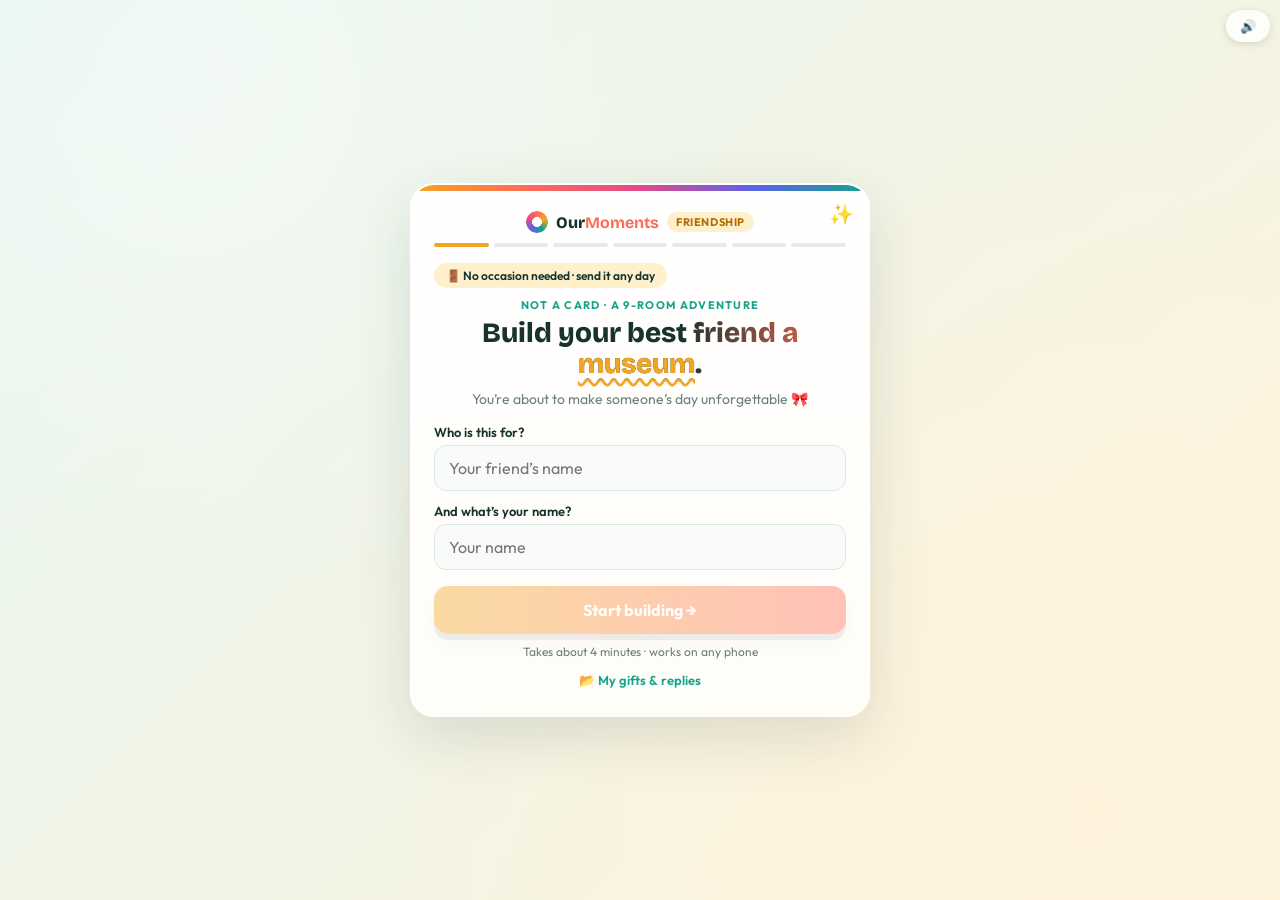
<file: Index.html>
<!doctype html>
<html lang="en">
<head>
<meta charset="utf-8">
<meta name="viewport" content="width=device-width,initial-scale=1">
<title>Friendship Museum</title>
<link href="https://fonts.googleapis.com/css2?family=Bricolage+Grotesque:opsz,wght@12..96,600;12..96,700;12..96,800&family=Shantell+Sans:wght@400;600;700&family=Outfit:wght@400;500;600;700;800&display=swap" rel="stylesheet">
<style>
:root{--a:#F5A524;--b:#FF6B57;--c:#14A38B;--d:#5B62E8;--e:#E14B8A;--ink:#17332d;--bg1:#e6f6f0;--bg2:#fff3dc;--card:#fff;--acc:#F5A524;--acc2:#FF6B57;--mut:#6b8079}
[data-vibe=calm]{--bg1:#e4eefb;--bg2:#e6f6f0;--acc:#5B62E8;--acc2:#14A38B}
[data-vibe=roast]{--bg1:#ffe6e0;--bg2:#fff0d6;--acc:#FF6B57;--acc2:#E14B8A}
[data-vibe=ride]{--bg1:#e9e4fb;--bg2:#dff4ee;--acc:#14A38B;--acc2:#5B62E8}
*{box-sizing:border-box;margin:0}
body{font-family:Outfit,system-ui,sans-serif;color:var(--ink);min-height:100vh;background:linear-gradient(135deg,var(--bg1),var(--bg2));overflow-x:hidden}
#bg{position:fixed;inset:0;pointer-events:none;overflow:hidden;z-index:0}
.thread{position:absolute;bottom:-12vh;border-radius:4px;opacity:.55;animation:rise linear infinite}
@keyframes rise{to{transform:translateY(-125vh) rotate(40deg)}}
.shell{position:relative;z-index:1;min-height:100vh;display:flex;align-items:center;justify-content:center;padding:16px}
.card{background:var(--card);border-radius:24px;box-shadow:0 20px 60px #17332d22;width:100%;max-width:460px;padding:26px 22px;animation:pop .35s ease}
@keyframes pop{from{opacity:0;transform:translateY(14px) scale(.98)}}
.brand{display:flex;align-items:center;gap:8px;justify-content:center;margin-bottom:10px}
.knot{width:22px;height:22px;border-radius:50%;background:conic-gradient(var(--b),var(--a),var(--c),var(--d),var(--e),var(--b));-webkit-mask:radial-gradient(circle 5px,transparent 98%,#000 100%);mask:radial-gradient(circle 5px,transparent 98%,#000 100%)}
.bn{font-weight:800;font-family:'Bricolage Grotesque'}.bn b{color:var(--acc2)}
.tag{background:#fff0cc;color:#b36b00;font-size:11px;font-weight:700;padding:3px 9px;border-radius:99px;text-transform:uppercase;letter-spacing:.05em}
.dots{display:flex;gap:5px;margin:8px 0 16px}.dot{flex:1;height:4px;border-radius:9px;background:#e3ece8}.dot.on{background:var(--acc)}
.chip{display:inline-block;background:#fff0cc;border-radius:99px;padding:5px 12px;font-size:12px;font-weight:600;margin-bottom:10px}
.eyebrow{font-size:11px;letter-spacing:.12em;text-transform:uppercase;color:var(--c);font-weight:700;text-align:center;margin-bottom:6px}
h1{font-family:'Bricolage Grotesque';font-size:28px;line-height:1.1;text-align:center;font-weight:800}
h1 em{font-style:normal;color:var(--acc);text-decoration:underline wavy var(--acc);text-underline-offset:5px}
.sub{text-align:center;color:var(--mut);margin:10px 0 16px;font-size:14px}
label{display:block;font-weight:600;font-size:13px;margin:12px 0 5px}label small{font-weight:400;color:var(--mut)}
input[type=text],select,textarea{width:100%;font:inherit;padding:12px 14px;border:1.5px solid #dbe7e2;border-radius:12px;background:#f8fbfa;color:var(--ink)}
textarea{min-height:130px;resize:vertical}input:focus,textarea:focus,select:focus{outline:2px solid var(--acc);border-color:transparent}
.duo{display:flex;gap:8px}
.btn{width:100%;font:inherit;font-weight:700;border:0;border-radius:14px;padding:14px;color:#fff;background:linear-gradient(90deg,var(--acc),var(--acc2));cursor:pointer;margin-top:16px;transition:.15s}
.btn:hover{transform:translateY(-1px)}.btn:disabled{opacity:.4;cursor:not-allowed;transform:none}
.btn.ghost{background:#eef5f2;color:var(--ink)}.row{display:flex;gap:8px}.row .btn{margin-top:16px}.row .btn.ghost{width:56px;flex:none}
.hint{text-align:center;font-size:12px;color:var(--mut);margin-top:10px}
.tiles{display:grid;grid-template-columns:1fr 1fr 1fr;gap:8px;margin-top:6px}
.tile,.opt,.pill{font:inherit;border:1.5px solid #dbe7e2;background:#fff;border-radius:14px;cursor:pointer;color:var(--ink);transition:.15s}
.tile{padding:14px 4px;display:flex;flex-direction:column;align-items:center;gap:4px;font-weight:600;font-size:13px}.tile span:first-child{font-size:24px}
.tile.on,.opt.on,.pill.on{border-color:var(--acc);background:#fff7e6;box-shadow:0 0 0 2px var(--acc) inset}
.opt{display:flex;gap:12px;align-items:center;width:100%;text-align:left;padding:12px;margin-bottom:8px}.opt .em{font-size:26px}.opt b{display:block}.opt small{color:var(--mut)}
.pill{padding:9px 13px;margin:0 6px 8px 0;font-size:13.5px}
.photos{display:grid;grid-template-columns:1fr 1fr;gap:10px;margin-top:12px}
.ph{border-radius:14px;border:1.5px solid #dbe7e2;padding:6px;font-size:12px}.ph img{width:100%;aspect-ratio:1;object-fit:cover;border-radius:10px}.ph input{margin-top:5px;padding:7px 9px;font-size:12px}
.ph button{font:inherit;font-size:12px;margin-top:5px;width:100%;border:0;border-radius:8px;padding:5px;background:#eef5f2;cursor:pointer}.ph button.on{background:var(--acc);color:#fff}
.drop{display:block;border:2px dashed #c4d8d1;border-radius:16px;text-align:center;padding:22px 10px;cursor:pointer;color:var(--mut);font-size:14px}
.stamps{display:flex;gap:8px;flex-wrap:wrap}.stamps .pill{font-size:22px;padding:6px 12px;margin:0}
.count{text-align:right;font-size:12px;color:var(--mut)}
.badge{position:fixed;top:10px;left:50%;transform:translateX(-50%);z-index:5;background:var(--ink);color:#fff;font-size:11px;font-weight:700;padding:4px 12px;border-radius:99px;letter-spacing:.1em;display:none}
.fix{position:fixed;top:10px;z-index:6;font:inherit;font-weight:600;font-size:13px;border:0;background:#ffffffcc;backdrop-filter:blur(6px);border-radius:99px;padding:8px 14px;cursor:pointer;box-shadow:0 2px 8px #0002}
#back{left:10px;display:none}#mute{right:10px}
.hidden{display:none!important}

/* museum */
.museum{width:100%;max-width:480px;position:relative}
.pill-room{text-align:center;margin-bottom:10px;font-size:12px;font-weight:700;letter-spacing:.1em;text-transform:uppercase;color:var(--ink)}
.pill-room i{display:flex;gap:4px;margin-top:6px;justify-content:center}.pill-room i s{width:20px;height:4px;border-radius:9px;background:#00000018}.pill-room i s.on{background:var(--acc2)}
.room{background:#fff;border-radius:24px;box-shadow:0 20px 60px #17332d22;padding:28px 22px;text-align:center;animation:pop .4s ease;min-height:420px;display:flex;flex-direction:column;justify-content:center;align-items:center;gap:14px}
.room h2{font-family:'Bricolage Grotesque';font-size:27px;line-height:1.15}.room p{color:var(--mut);font-size:15px}
.door{width:150px;height:220px;border-radius:80px 80px 6px 6px;background:linear-gradient(var(--acc),var(--acc2));position:relative;cursor:pointer;box-shadow:inset 0 0 0 8px #ffffff55;transition:.1s;user-select:none}
.door::after{content:"";position:absolute;right:20px;top:110px;width:14px;height:14px;border-radius:50%;background:#fff}
.door.k{animation:knock .25s}@keyframes knock{30%{transform:rotate(-2deg) scale(.98)}60%{transform:rotate(2deg)}}
.door.open{transform:perspective(500px) rotateY(-70deg);transform-origin:left;opacity:.4;transition:.8s}
.odo{display:flex;gap:4px;justify-content:center}.odo span{background:var(--ink);color:#fff;font-family:'Bricolage Grotesque';font-weight:800;font-size:34px;padding:6px 10px;border-radius:10px}
.note{background:#fff7e6;border:2px dashed var(--acc);border-radius:16px;padding:16px;font-family:'Shantell Sans';font-size:17px;width:100%;animation:pop .35s;transform:rotate(-1deg)}.note:nth-child(even){transform:rotate(1.2deg)}
.notes{display:flex;flex-direction:column;gap:10px;width:100%}
.frame{width:100%;max-width:300px;aspect-ratio:1;border:10px solid #8a5a2b;border-radius:6px;background:#fffdf7;box-shadow:0 8px 20px #0003;overflow:hidden;display:flex;align-items:center;justify-content:center;font-size:70px}
.frame img{width:100%;height:100%;object-fit:cover}
.cap{font-family:'Shantell Sans';font-size:17px;color:var(--ink);min-height:26px}
.nav{display:flex;gap:10px;align-items:center}.nav button{font:inherit;border:0;background:#eef5f2;width:42px;height:42px;border-radius:50%;cursor:pointer;font-size:18px}
.pz{display:grid;gap:3px;width:100%;max-width:300px;aspect-ratio:1;background:var(--ink);padding:3px;border-radius:10px}
.pz div{background-size:var(--sz);cursor:pointer;border-radius:3px;display:flex;align-items:center;justify-content:center;font-size:26px;font-weight:800;color:#fff}.pz div.sel{outline:4px solid var(--a);z-index:2}
.env{width:260px;height:170px;background:#f7d9a6;border-radius:8px;position:relative;cursor:pointer;box-shadow:0 10px 24px #0003}
.env::before{content:"";position:absolute;inset:0;background:linear-gradient(to bottom right,transparent 49.5%,#e4b878 50%) top/100% 55% no-repeat,linear-gradient(to bottom left,transparent 49.5%,#e4b878 50%) top/100% 55% no-repeat;border-radius:8px}
.seal{position:absolute;left:50%;top:48%;transform:translate(-50%,-50%);width:58px;height:58px;border-radius:50%;background:var(--b);display:flex;align-items:center;justify-content:center;font-size:28px;box-shadow:0 3px 8px #0005;transition:.4s}
.env.broken .seal{transform:translate(-50%,-50%) scale(0);opacity:0}
.letter{background:#fffdf5;border-radius:14px;padding:18px;font-family:'Shantell Sans';font-size:16.5px;line-height:1.55;text-align:left;white-space:pre-wrap;width:100%;border:1px solid #f0e3c4;box-shadow:0 4px 14px #0001}
.rule{display:flex;gap:10px;align-items:center;text-align:left;padding:12px;border:1.5px solid #dbe7e2;border-radius:12px;width:100%;cursor:pointer;font-weight:500;background:#fff;font:inherit}
.rule .bx{width:24px;height:24px;border-radius:7px;border:2px solid #b8cbc4;flex:none;display:flex;align-items:center;justify-content:center;color:#fff;font-size:15px}.rule.on{background:#effaf6;border-color:var(--c)}.rule.on .bx{background:var(--c);border-color:var(--c)}
canvas.sig{width:100%;height:150px;background:#fff;border:2px dashed #b8cbc4;border-radius:12px;touch-action:none}
.cert{border:3px double var(--acc);border-radius:16px;padding:18px;width:100%;background:#fffdf7}
.cert big{font-family:'Bricolage Grotesque';font-size:22px;font-weight:800;display:block;margin:6px 0}
.stats{display:flex;gap:8px;justify-content:center;margin-top:10px}.stats div{background:#f2f8f6;padding:8px 12px;border-radius:10px;font-size:12px}.stats b{display:block;font-size:18px}
.confetti{position:fixed;top:-20px;font-size:22px;animation:fall linear forwards;z-index:9;pointer-events:none}@keyframes fall{to{transform:translateY(110vh) rotate(500deg)}}
.share{width:100%;font:inherit;font-size:12px;padding:10px;border:1.5px solid #dbe7e2;border-radius:10px}

/* ---- v2 design ---- */
body{background:radial-gradient(circle at 15% 10%,#fff6 0,transparent 40%),radial-gradient(circle at 85% 90%,var(--bg2) 0,transparent 50%),linear-gradient(135deg,var(--bg1),var(--bg2));background-attachment:fixed}
.fl{position:absolute;bottom:-10vh;font-size:26px;opacity:.7;animation:rise linear infinite;filter:drop-shadow(0 3px 4px #0002)}
.card,.room{border:2px solid #fff;background:linear-gradient(#fff,#fffdf8);position:relative;overflow:hidden}
.card::before,.room::before{content:"";position:absolute;left:0;right:0;top:0;height:6px;background:linear-gradient(90deg,var(--a),var(--b),var(--e),var(--d),var(--c))}
.card::after{content:"✨";position:absolute;right:14px;top:16px;font-size:20px;animation:tw 2s infinite}
@keyframes tw{50%{transform:scale(1.3) rotate(15deg);opacity:.6}}
h1,.room h2{background:linear-gradient(90deg,var(--ink),var(--ink) 60%,var(--acc2));-webkit-background-clip:text;background-clip:text;-webkit-text-fill-color:transparent}
h1 em{-webkit-text-fill-color:var(--acc)}
.btn{box-shadow:0 6px 0 #0002,0 10px 18px #0001;position:relative;overflow:hidden}
.btn:active{transform:translateY(4px);box-shadow:0 2px 0 #0002}
.btn::after{content:"";position:absolute;top:0;left:-60%;width:40%;height:100%;background:linear-gradient(90deg,transparent,#fff7,transparent);transform:skewX(-20deg);animation:shine 3s infinite}
@keyframes shine{to{left:130%}}
.btn.ghost::after{display:none}
.tile:hover,.opt:hover,.pill:hover{transform:translateY(-2px) rotate(-1deg)}
.tile span:first-child{font-size:30px;animation:bob 3s ease-in-out infinite}
@keyframes bob{50%{transform:translateY(-4px)}}
.rico{font-size:54px;animation:bob 2.5s ease-in-out infinite;filter:drop-shadow(0 6px 6px #0002)}
.note::before{content:"📌";position:absolute;margin:-26px 0 0 -8px}.note{position:relative;margin-top:12px}
.frame{position:relative}.frame::after{content:"🌟";position:absolute;right:-6px;top:-8px;font-size:22px}
.cert{background:repeating-linear-gradient(45deg,#fffdf7,#fffdf7 12px,#fff8e6 12px,#fff8e6 24px)}
.reply textarea{min-height:70px;margin-top:8px}
.dash{width:100%;max-width:640px;background:#fff;border-radius:22px;padding:22px;box-shadow:0 20px 60px #17332d22}
.dash table{width:100%;border-collapse:collapse;font-size:13px;margin:8px 0 14px}.dash td,.dash th{border-bottom:1px solid #e3ece8;padding:7px 5px;text-align:left;vertical-align:top}
.dash .tools{display:flex;gap:8px;flex-wrap:wrap}.dash .tools .btn{margin:0;width:auto;padding:10px 14px;font-size:13px}
.dlink{display:block;text-align:center;margin-top:12px;font-size:13px;font-weight:600;color:var(--c);cursor:pointer;background:none;border:0;font-family:inherit;width:100%}
</style>
</head>
<body>
<div id="bg"></div>
<button class="fix" id="back">← Back</button>
<button class="fix" id="mute" aria-label="Toggle sound">🔊</button>
<div class="badge" id="badge">PREVIEW</div>
<div class="shell" id="shell"></div>

<script>
(()=>{
const $=(s,r=document)=>r.querySelector(s);
const esc=s=>String(s).replace(/[&<>"]/g,c=>({'&':'&amp;','<':'&lt;','>':'&gt;','"':'&quot;'}[c]));
const shell=$('#shell');
const KINDS=[['bestie','💛','Bestie'],['child','🧒','Childhood'],['college','🎓','College crew'],['work','💼','Work bestie'],['sib','🏠','Sibling-coded'],['online','🌐','Online friend']];
const VIBES=[['chaos','🤪','Chaotic & loud','Screaming, memes, zero volume control'],['calm','🌱','Calm & deep','3am talks and comfortable silences'],['roast','😈','Roast first, love later','Insults are our love language'],['ride','🛡️','Ride or die','One call and I am already there']];
const NOTES=['You never let me spiral alone','You laugh at my worst jokes','You show up. Every single time.','You know all my stories','You tell me when I am being an idiot','You have seen me at my worst','You are my emergency contact','You make boring days fun'];
const RULES=['Reply to my texts within one business week','Never let me leave the house in that shirt','Show up when it matters, without being asked','Keep every secret, forever, no exceptions','Split the last slice, always','Answer the phone at 3am at least once a year','Roast me in private, defend me in public'];
const SEALS=['💛','🤝','⭐','🔥','♾️'],STICKERS=['🤗','🥳','🥹','😎','😻'];
const MONTHS=['January','February','March','April','May','June','July','August','September','October','November','December'];
const KIND_LINE={bestie:'best friend',child:'oldest friend',college:'college partner-in-crime',work:'work bestie',sib:'sibling in all but blood',online:'favourite person on the internet'};

let S={step:1,name:'',from:'',kind:'bestie',sm:'',sy:'',vibe:'chaos',notes:[],photos:[],pz:0,grid:3,msg:'',seal:'💛',sticker:'🤗',rules:[]};
let V=null; // view state
let muted=false,actx=null;

/* ---------- background threads ---------- */
const cols=['#F5A524','#FF6B57','#14A38B','#5B62E8','#E14B8A','#93C93C'];
$('#bg').innerHTML=Array.from({length:10},(_,i)=>`<span class="thread" style="width:${10+Math.random()*20}px;height:${3+Math.random()*2}px;left:${Math.random()*100}%;background:${cols[i%6]};animation-duration:${24+Math.random()*10}s;animation-delay:-${Math.random()*25}s"></span>`).join('');

$('#bg').insertAdjacentHTML('beforeend',['💛','🎈','🧸','🍕','🎶','📸','🌈','🤝','🍦','⭐','🎁','🦋'].map((e,i)=>`<span class="fl" style="left:${4+i*8}%;animation-duration:${20+(i*3)%14}s;animation-delay:-${(i*5)%22}s">${e}</span>`).join(''));

/* ---------- storage ----------
   Everything is saved in this browser's localStorage (keys below).
   To also collect replies from OTHER people's phones, paste a web-app URL
   (Google Apps Script / Formspree / your own API) into ENDPOINT. */
const CONFIG={ENDPOINT:'https://script.google.com/macros/s/AKfycbwkWCdtVebCGZbV4oNyQEsVWbGnruoylVGi5qwk8LeHFBmUD-GgkQr_sVY4ZJrFZoXk/exec',KEY_GIFTS:'om_gifts',KEY_REPLIES:'om_replies'};
const dbGet=k=>{try{return JSON.parse(localStorage.getItem(k)||'[]')}catch(e){return[]}};
const dbAdd=(k,o)=>{try{const a=dbGet(k);a.push(o);localStorage.setItem(k,JSON.stringify(a))}catch(e){}};
function remote(type,data){if(!CONFIG.ENDPOINT)return;try{fetch(CONFIG.ENDPOINT,{method:'POST',mode:'no-cors',headers:{'Content-Type':'text/plain'},body:JSON.stringify({type,...data})})}catch(e){}}
const uid=()=>Math.random().toString(36).slice(2,9);

/* ---------- sound ---------- */
function beep(f=520,d=.12,t='sine',v=.08){if(muted)return;try{actx=actx||new(window.AudioContext||window.webkitAudioContext)();const o=actx.createOscillator(),g=actx.createGain();o.type=t;o.frequency.value=f;g.gain.value=v;g.gain.exponentialRampToValueAtTime(.0001,actx.currentTime+d);o.connect(g).connect(actx.destination);o.start();o.stop(actx.currentTime+d)}catch(e){}}
const chime=()=>[523,659,784,1047].forEach((f,i)=>setTimeout(()=>beep(f,.25),i*110));
$('#mute').onclick=()=>{muted=!muted;$('#mute').textContent=muted?'🔇':'🔊'};
function confetti(n=40){const em=['🎉','💛','✨','🧡','💫','🎊'];for(let i=0;i<n;i++){const e=document.createElement('span');e.className='confetti';e.textContent=em[i%em.length];e.style.left=Math.random()*100+'vw';e.style.animationDuration=2+Math.random()*2.5+'s';document.body.appendChild(e);setTimeout(()=>e.remove(),5000)}}

/* ---------- WIZARD ---------- */
function wiz(){
  document.body.dataset.vibe=S.vibe;
  $('#back').style.display='none';$('#badge').style.display='none';
  const n=S.step;
  const dots=Array.from({length:7},(_,i)=>`<span class="dot ${i<n?'on':''}"></span>`).join('');
  const nav=(next,label='Next →',ok=true)=>`<div class="row"><button class="btn ghost" data-act="prev">←</button><button class="btn" data-act="${next}" ${ok?'':'disabled'}>${label}</button></div>`;
  let h='';
  if(n==1)h=`<span class="chip">🚪 No occasion needed · send it any day</span><p class="eyebrow">Not a card · a 9-room adventure</p><h1>Build your best friend a <em>museum</em>.</h1><p class="sub">You’re about to make someone’s day unforgettable 🎀</p>
  <label>Who is this for?</label><input type="text" id="f-name" maxlength="40" placeholder="Your friend’s name" value="${esc(S.name)}">
  <label>And what’s your name?</label><input type="text" id="f-from" maxlength="40" placeholder="Your name" value="${esc(S.from)}">
  <button class="btn" id="go1" data-act="next" ${S.name&&S.from?'':'disabled'}>Start building →</button><p class="hint">Takes about 4 minutes · works on any phone</p><button class="dlink" data-act="dash">📂 My gifts & replies</button>`;
  if(n==2){const yrs=Array.from({length:50},(_,i)=>2026-i);h=`<p class="eyebrow">Step 2 · About them</p><h1>What kind of <em>friend</em> are they?</h1><p class="sub">Pick the one that fits <b>${esc(S.name)}</b> best.</p>
  <div class="tiles">${KINDS.map(k=>`<button class="tile ${S.kind==k[0]?'on':''}" data-kind="${k[0]}"><span>${k[1]}</span><span>${k[2]}</span></button>`).join('')}</div>
  <label>When did you two become friends? <small>— optional. We’ll count the days for them.</small></label>
  <div class="duo"><select id="f-sm"><option value="">Month</option>${MONTHS.map((m,i)=>`<option value="${i+1}" ${S.sm==i+1?'selected':''}>${m}</option>`).join('')}</select><select id="f-sy"><option value="">Year</option>${yrs.map(y=>`<option ${S.sy==y?'selected':''}>${y}</option>`).join('')}</select></div>${nav('next')}`}
  if(n==3)h=`<p class="eyebrow">Step 3 · Your vibe & little notes</p><h1>How are you two <em>together</em>?</h1><p class="sub">This sets the colours and the mood of the whole gift.</p>
  ${VIBES.map(v=>`<button class="opt ${S.vibe==v[0]?'on':''}" data-vibe="${v[0]}"><span class="em">${v[1]}</span><span><b>${v[2]}</b><small>${v[3]}</small></span></button>`).join('')}
  <label>Now, why they matter to you — tap up to 5. <small>They open each note one by one.</small></label>
  <div id="notes">${[...NOTES,...S.notes.filter(x=>!NOTES.includes(x))].map(x=>`<button class="pill ${S.notes.includes(x)?'on':''}" data-note="${esc(x)}">${esc(x)}</button>`).join('')}</div>
  <div class="duo"><input type="text" id="f-cn" maxlength="80" placeholder="Write your own…"><button class="btn ghost" style="width:80px;margin:0" data-act="addnote">Add</button></div>${nav('next','Next →',S.notes.length>0)}`;
  if(n==4)h=`<p class="eyebrow">Step 4 · Your photos</p><h1>Add your favourite <em>photos</em>.</h1><p class="sub">Up to 4. Each one gets a caption — and one of them turns into a puzzle they have to put back together.</p>
  <label class="drop"><input type="file" id="f-ph" accept="image/*" multiple hidden>📸 Tap to add photos<br><small>JPG or PNG · up to 4 · we shrink them for you</small></label>
  <div class="photos">${S.photos.map((p,i)=>`<div class="ph"><img src="${p.src}"><input type="text" data-cap="${i}" maxlength="60" placeholder="Caption" value="${esc(p.cap)}"><button data-pz="${i}" class="${S.pz==i?'on':''}">🧩 Puzzle</button><button data-rm="${i}">Remove</button></div>`).join('')}</div>
  <label>How hard should the puzzle be?</label><div class="duo"><button class="opt ${S.grid==3?'on':''}" data-grid="3"><span class="em">🧩</span><span><b>Easy</b><small>9 pieces</small></span></button><button class="opt ${S.grid==4?'on':''}" data-grid="4"><span class="em">🧠</span><span><b>Hard</b><small>16 pieces</small></span></button></div>${nav('next')}`;
  if(n==5)h=`<p class="eyebrow">Step 5 · Your message</p><h1>Write them a <em>message</em>.</h1><p class="sub">It arrives sealed inside an envelope, so they have to break the seal to read it. Say the thing you never say out loud.</p>
  <textarea id="f-msg" maxlength="500" placeholder="Ten years and you still pick up on the first ring. I don't say it enough, so here it is in writing.">${esc(S.msg)}</textarea><div class="count"><span id="cnt">${S.msg.length}</span> / 500</div>
  <label>Pick a stamp for the seal</label><div class="stamps">${SEALS.map(x=>`<button class="pill ${S.seal==x?'on':''}" data-seal="${x}">${x}</button>`).join('')}</div>
  <label>Pick a sticker to go with it</label><div class="stamps">${STICKERS.map(x=>`<button class="pill ${S.sticker==x?'on':''}" data-stk="${x}">${x}</button>`).join('')}</div>${nav('next')}`;
  if(n==6)h=`<p class="eyebrow">Step 6 · Your friendship rules</p><h1>Set your friendship <em>rules</em>.</h1><p class="sub">The promises you two already live by. At the end they tick each one and sign it with their finger.</p>
  <label>Your rules — pick up to 5</label><div id="rules">${[...RULES,...S.rules.filter(x=>!RULES.includes(x))].map(x=>`<button class="pill ${S.rules.includes(x)?'on':''}" data-rule="${esc(x)}">${esc(x)}</button>`).join('')}</div>
  <div class="duo"><input type="text" id="f-cr" maxlength="80" placeholder="Write your own rule…"><button class="btn ghost" style="width:80px;margin:0" data-act="addrule">Add</button></div>${nav('next','See how it looks →',S.rules.length>0)}`;
  if(n==7)h=`<p class="eyebrow">Step 7 · Have a look</p><h1>It’s <em>ready</em>.</h1><p class="sub">Try it yourself first. This is exactly what they will see.</p><p style="text-align:center;font-weight:600">For ${esc(S.name)} · from ${esc(S.from)}</p>
  <button class="btn" data-act="preview">👀 Take a look inside</button><button class="btn ghost" data-act="link">Create the link →</button><div id="out"></div><p class="hint">Your link is free · no account needed</p><button class="btn ghost" data-act="prev">← Change something</button>`;
  shell.innerHTML=`<div class="card"><div class="brand"><span class="knot"></span><span class="bn">Our<b>Moments</b></span><span class="tag">Friendship</span></div><div class="dots">${dots}</div>${h}</div>`;
}
shell.addEventListener('input',e=>{
  const t=e.target;
  if(t.id=='f-name'||t.id=='f-from'){S.name=$('#f-name').value.trim();S.from=$('#f-from').value.trim();$('#go1').disabled=!(S.name&&S.from)}
  if(t.id=='f-msg'){S.msg=t.value;$('#cnt').textContent=t.value.length}
  if(t.dataset.cap!=null)S.photos[t.dataset.cap].cap=t.value;
});
shell.addEventListener('change',e=>{
  const t=e.target;
  if(t.id=='f-sm')S.sm=t.value;if(t.id=='f-sy')S.sy=t.value;
  if(t.id=='f-ph')addPhotos([...t.files]);
});
shell.addEventListener('click',e=>{
  const b=e.target.closest('button');if(!b||V)return;const d=b.dataset;
  if(d.kind){S.kind=d.kind;wiz()}
  else if(d.vibe){S.vibe=d.vibe;wiz()}
  else if(d.note!=null){tog(S.notes,d.note,5);wiz()}
  else if(d.rule!=null){tog(S.rules,d.rule,5);wiz()}
  else if(d.seal){S.seal=d.seal;wiz()}
  else if(d.stk){S.sticker=d.stk;wiz()}
  else if(d.grid){S.grid=+d.grid;wiz()}
  else if(d.pz!=null){S.pz=+d.pz;wiz()}
  else if(d.rm!=null){S.photos.splice(+d.rm,1);S.pz=0;wiz()}
  else if(d.act=='next'){S.step++;wiz()}
  else if(d.act=='prev'){S.step=Math.max(1,S.step-1);wiz()}
  else if(d.act=='addnote'){const v=$('#f-cn').value.trim();if(v){if(!S.notes.includes(v)&&S.notes.length<5)S.notes.push(v);wiz()}}
  else if(d.act=='addrule'){const v=$('#f-cr').value.trim();if(v){if(!S.rules.includes(v)&&S.rules.length<5)S.rules.push(v);wiz()}}
  else if(d.act=='preview')startMuseum(S,true);
  else if(d.act=='link')makeLink();
  else if(d.act=='dash')dashboard();
});
function dashboard(){
  const gifts=dbGet(CONFIG.KEY_GIFTS),reps=dbGet(CONFIG.KEY_REPLIES);
  const f=s=>new Date(s).toLocaleString();
  shell.innerHTML=`<div class="dash"><h1>📂 My gifts & replies</h1><p class="sub">Saved in this browser (localStorage)${CONFIG.ENDPOINT?' and sent to your endpoint':'. Set CONFIG.ENDPOINT in the file to also collect replies from friends’ phones'}.</p>
  <h3>🎁 Gifts created (${gifts.length})</h3><table><tr><th>For</th><th>From</th><th>Vibe</th><th>Created</th></tr>${gifts.map(g=>`<tr><td>${esc(g.name)}</td><td>${esc(g.from)}</td><td>${esc(g.vibe)}</td><td>${f(g.created)}</td></tr>`).join('')||'<tr><td colspan=4>None yet</td></tr>'}</table>
  <h3>💌 Replies received (${reps.length})</h3><table><tr><th>Friend</th><th>Reply</th><th>Time · moves</th><th>When</th></tr>${reps.map(r=>`<tr><td>${esc(r.name)}</td><td>${esc(r.reply||'—')}</td><td>${r.elapsed}s · ${r.moves}</td><td>${f(r.ts)}</td></tr>`).join('')||'<tr><td colspan=4>None yet</td></tr>'}</table>
  <div class="tools"><button class="btn" id="ej">⬇ Export JSON</button><button class="btn" id="ec">⬇ Export CSV</button><button class="btn ghost" id="cl">🗑 Clear all</button><button class="btn ghost" id="bk">← Back</button></div></div>`;
  const dl=(n,t,m)=>{const a=document.createElement('a');a.href=URL.createObjectURL(new Blob([t],{type:m}));a.download=n;a.click()};
  $('#ej').onclick=()=>dl('moments-data.json',JSON.stringify({gifts,replies:reps.map(({sig,...r})=>r)},null,2),'application/json');
  $('#ec').onclick=()=>dl('moments-replies.csv','gift,friend,reply,seconds,moves,when\n'+reps.map(r=>[r.gid,r.name,r.reply||'',r.elapsed,r.moves,r.ts].map(v=>'"'+String(v).replace(/"/g,'""')+'"').join(',')).join('\n'),'text/csv');
  $('#cl').onclick=()=>{if(confirm('Delete all saved gifts and replies from this browser?')){localStorage.removeItem(CONFIG.KEY_GIFTS);localStorage.removeItem(CONFIG.KEY_REPLIES);dashboard()}};
  $('#bk').onclick=wiz;
}
function tog(a,v,max){const i=a.indexOf(v);if(i>=0)a.splice(i,1);else if(a.length<max)a.push(v)}
function addPhotos(files){
  files.slice(0,4-S.photos.length).forEach(f=>{const r=new FileReader();r.onload=()=>{const im=new Image();im.onload=()=>{
    const m=Math.min(im.width,im.height),c=document.createElement('canvas');c.width=c.height=480;
    c.getContext('2d').drawImage(im,(im.width-m)/2,(im.height-m)/2,m,m,0,0,480,480);
    S.photos.push({src:c.toDataURL('image/jpeg',.6),cap:''});wiz()};im.src=r.result};r.readAsDataURL(f)});
}
function makeLink(){
  if(!S.id)S.id=uid();
  const rec={id:S.id,name:S.name,from:S.from,kind:S.kind,vibe:S.vibe,created:new Date().toISOString()};
  dbAdd(CONFIG.KEY_GIFTS,rec);remote('gift',rec);
  const o=JSON.stringify(S),b=btoa(unescape(encodeURIComponent(o)));
  const url=location.href.split('#')[0]+'#g='+b;
  $('#out').innerHTML=`<label>Your gift link</label><input class="share" readonly value="${url}" onclick="this.select()"><button class="btn" id="cp">Copy link</button><p class="hint">${(url.length/1024).toFixed(0)} KB link — send it over WhatsApp or anywhere.</p>`;
  $('#cp').onclick=()=>{navigator.clipboard.writeText(url).then(()=>{$('#cp').textContent='Copied ✓'})};
}

/* ---------- MUSEUM ---------- */
const ROOMS=['Front Door','Lobby','Hall of Reasons','Gallery','Puzzle Workshop','Letter Room','Rules Chamber','Signing Desk','Grand Finale'];
function startMuseum(g,preview){
  V={g,preview,i:0,knocks:0,ex:0,notes:0,rules:new Set(),moves:0,t0:Date.now(),elapsed:0,signed:false};
  document.body.dataset.vibe=g.vibe;
  $('#badge').style.display=preview?'block':'none';
  $('#back').style.display=preview?'block':'none';
  room();
}
$('#back').onclick=()=>{V=null;wiz()};
function days(g){if(!g.sy)return null;const d=new Date(+g.sy,(+g.sm||1)-1,1);return Math.max(1,Math.floor((Date.now()-d)/864e5))}
function frame(inner){
  const pr=ROOMS.map((_,i)=>`<s class="${i<=V.i?'on':''}"></s>`).join('');
  const ic=['🚪','🏛️','💌','🖼️','🧩','✉️','📜','✍️','🏆'][V.i];
  shell.innerHTML=`<div class="museum"><div class="pill-room">Room ${V.i+1} of 9 · ${ROOMS[V.i]}<i>${pr}</i></div><div class="room" id="room"><div class="rico">${ic}</div>${inner}</div></div>`;
}
const next=(label='Next room →')=>`<button class="btn" id="nx">${label}</button>`;
function go(){V.i++;room()}
function room(){
  const g=V.g,i=V.i;
  if(i==0){
    frame(`<p class="eyebrow">A museum for</p><h2>${esc(g.name)}</h2><p>${esc(g.from)} built this for their ${KIND_LINE[g.kind]}.<br>Knock 3 times to enter.</p><div class="door" id="door"></div><p id="kc">Knocks: 0 / 3</p>`);
    $('#door').onclick=()=>{V.knocks++;beep(180,.12,'square',.1);const d=$('#door');d.classList.remove('k');void d.offsetWidth;d.classList.add('k');$('#kc').textContent=`Knocks: ${V.knocks} / 3`;
      if(V.knocks>=3){d.classList.add('open');chime();setTimeout(go,900)}};
  }
  if(i==1){
    const n=days(g);
    frame(`<h2>Welcome, ${esc(g.name)} ${g.sticker||'💛'}</h2><p>${n?'You two have been friends for':'This is a museum of everything'+(g.from?` ${esc(g.from)} loves about you`:'')+'.'}</p>${n?`<div class="odo" id="odo"></div><p>days · and counting</p>`:''}<p>The next rooms hold ${g.notes.length} reasons, ${g.photos.length} photo${g.photos.length==1?'':'s'}, a puzzle, a letter and ${g.rules.length} rule${g.rules.length==1?'':'s'}.</p>${next()}`);
    if(n){const o=$('#odo'),t0=performance.now();(function f(t){const p=Math.min(1,(t-t0)/1500),v=Math.round(n*(1-Math.pow(1-p,3)));o.innerHTML=String(v).split('').map(c=>`<span>${c}</span>`).join('');if(p<1)requestAnimationFrame(f);else chime()})(t0)}
    $('#nx').onclick=go;
  }
  if(i==2){
    frame(`<h2>Hall of Reasons</h2><p>Why ${esc(g.name)} matters. Tap to open each note.</p><div class="notes" id="nl"></div><button class="btn" id="nx">Open note 1 of ${g.notes.length}</button>`);
    $('#nx').onclick=()=>{if(V.notes<g.notes.length){const d=document.createElement('div');d.className='note';d.textContent=g.notes[V.notes];$('#nl').appendChild(d);V.notes++;beep(660+V.notes*60,.15);
      $('#nx').textContent=V.notes<g.notes.length?`Open note ${V.notes+1} of ${g.notes.length}`:'Next room →'}else go()};
  }
  if(i==3){
    if(!g.photos.length){V.i++;return room()}
    const draw=()=>{const p=g.photos[V.ex];$('#room').innerHTML=`<h2>The Gallery</h2><div class="frame"><img src="${p.src}"></div><div class="cap">${esc(p.cap)}</div><div class="nav"><button id="pv">‹</button><span>${V.ex+1} / ${g.photos.length}</span><button id="nt">›</button></div>${next()}`;
      $('#pv').onclick=()=>{V.ex=(V.ex+g.photos.length-1)%g.photos.length;draw()};$('#nt').onclick=()=>{V.ex=(V.ex+1)%g.photos.length;draw()};$('#nx').onclick=go};
    frame('');draw();
  }
  if(i==4){
    const p=g.photos[g.pz]||g.photos[0];
    if(!p){V.i++;return room()}
    puzzle(p,g.grid||3);
  }
  if(i==5){
    frame(`<h2>The Letter Room</h2><p>A sealed envelope from ${esc(g.from)}. Tap the seal to break it.</p><div class="env" id="env"><div class="seal">${g.seal}</div></div>`);
    $('#env').onclick=()=>{$('#env').classList.add('broken');beep(300,.1,'square');
      setTimeout(()=>{$('#room').innerHTML=`<div class="letter" id="lt"></div><div style="font-size:48px">${g.sticker}</div>${next()}`;const t=g.msg||`${g.name}, you mean the world to me.`;let k=0;const iv=setInterval(()=>{$('#lt').textContent=t.slice(0,++k);if(k>=t.length)clearInterval(iv)},26);$('#nx').onclick=()=>{clearInterval(iv);go()}},600)};
  }
  if(i==6){
    frame(`<h2>The Friendship Rules</h2><p>Tick every promise to continue.</p>${g.rules.map((r,k)=>`<button class="rule" data-k="${k}"><span class="bx"></span>${esc(r)}</button>`).join('')}<button class="btn" id="nx" disabled>Next room →</button>`);
    document.querySelectorAll('.rule').forEach(b=>b.onclick=()=>{b.classList.toggle('on');b.firstChild.textContent=b.classList.contains('on')?'✓':'';beep(600,.08);V.rules[b.classList.contains('on')?'add':'delete'](b.dataset.k);$('#nx').disabled=V.rules.size<g.rules.length});
    $('#nx').onclick=go;
  }
  if(i==7){
    frame(`<h2>Sign it</h2><p>Use your finger or mouse to sign below.</p><canvas class="sig" id="sg"></canvas><button class="btn" id="nx" disabled>I solemnly swear →</button>`);
    const c=$('#sg'),r=c.getBoundingClientRect();c.width=r.width*2;c.height=300;const x=c.getContext('2d');x.scale(2,2);x.lineWidth=2.5;x.lineCap='round';x.strokeStyle='#17332d';
    let dr=false,ink=0;const pt=e=>{const b=c.getBoundingClientRect();return[e.clientX-b.left,e.clientY-b.top]};
    c.onpointerdown=e=>{dr=true;c.setPointerCapture(e.pointerId);const[a,b]=pt(e);x.beginPath();x.moveTo(a,b)};
    c.onpointermove=e=>{if(!dr)return;const[a,b]=pt(e);x.lineTo(a,b);x.stroke();if(++ink>25)$('#nx').disabled=false};
    c.onpointerup=()=>dr=false;
    $('#nx').onclick=()=>{V.sig=c.toDataURL();V.elapsed=Math.round((Date.now()-V.t0)/1000);go()};
  }
  if(i==8){
    confetti();chime();
    frame(`<div class="cert"><p class="eyebrow">Certificate of friendship</p><big>${esc(g.name)} & ${esc(g.from)}</big><p>Officially best-in-class ${KIND_LINE[g.kind]}s</p>${V.sig?`<img src="${V.sig}" style="width:60%;margin-top:8px">`:''}<div class="stats"><div><b>${g.notes.length}</b>reasons</div><div><b>${V.moves||'—'}</b>puzzle moves</div><div><b>${Math.floor(V.elapsed/60)}:${String(V.elapsed%60).padStart(2,'0')}</b>time</div></div></div><p>Thank you for being you. 💛<br>— ${esc(g.from)}</p><div class="reply" style="width:100%"><textarea id="rp" maxlength="300" placeholder="Write a reply to ${esc(g.from)}… 💬"></textarea><button class="btn" id="sr">Send reply 💌</button></div><button class="btn ghost" id="nx">Walk through again</button>`);
    if(!V.preview&&!V.logged){V.logged=1;const rec={gid:g.id||'',name:g.name,elapsed:V.elapsed,moves:V.moves,rules:g.rules.length,sig:V.sig||'',ts:new Date().toISOString()};V.rec=rec;dbAdd(CONFIG.KEY_REPLIES,rec);remote('reply',rec)}
    $('#sr').onclick=()=>{const t=$('#rp').value.trim();if(!t)return;if(V.preview){$('#sr').textContent='Preview only — not saved ✓';return}
      const all=dbGet(CONFIG.KEY_REPLIES),last=all[all.length-1];if(last&&last.ts===V.rec.ts){last.reply=t;localStorage.setItem(CONFIG.KEY_REPLIES,JSON.stringify(all))}
      remote('reply',{...V.rec,reply:t});$('#sr').textContent='Sent ✓ 💛';chime()};
    $('#nx').onclick=()=>{V.i=0;V.knocks=0;V.notes=0;V.ex=0;V.rules=new Set();room()};
  }
}
function puzzle(p,n){
  frame(`<h2>Puzzle Workshop</h2><p>Tap two pieces to swap them. Put the photo back together.</p><div class="pz" id="pz" style="grid-template-columns:repeat(${n},1fr)"></div><p id="mv">Moves: 0</p>`);
  const N=n*n;let order=[...Array(N).keys()];
  do{for(let k=N-1;k>0;k--){const j=Math.floor(Math.random()*(k+1));[order[k],order[j]]=[order[j],order[k]]}}while(order.every((v,k)=>v==k)||false);
  let sel=null;const el=$('#pz');
  const draw=()=>{el.innerHTML=order.map((v,k)=>`<div data-k="${k}" class="${sel===k?'sel':''}" style="--sz:${n*100}% ${n*100}%;background-image:url(${p.src});background-size:${n*100}% ${n*100}%;background-position:${(v%n)*100/(n-1)}% ${Math.floor(v/n)*100/(n-1)}%"></div>`).join('')};
  draw();
  el.onclick=e=>{const d=e.target.closest('[data-k]');if(!d)return;const k=+d.dataset.k;
    if(sel===null){sel=k;draw();return}
    if(sel!==k){[order[sel],order[k]]=[order[k],order[sel]];V.moves++;$('#mv').textContent='Moves: '+V.moves;beep(440,.07)}
    sel=null;draw();
    if(order.every((v,j)=>v==j)){chime();confetti(25);setTimeout(()=>{$('#room').insertAdjacentHTML('beforeend',next());$('#nx').onclick=go},300)}};
}

/* ---------- boot ---------- */
const m=location.hash.match(/#g=(.+)/);
if(m){try{const g=JSON.parse(decodeURIComponent(escape(atob(m[1]))));startMuseum(g,false)}catch(e){wiz()}}else wiz();
})();
</script>
</body>
</html>
</file>
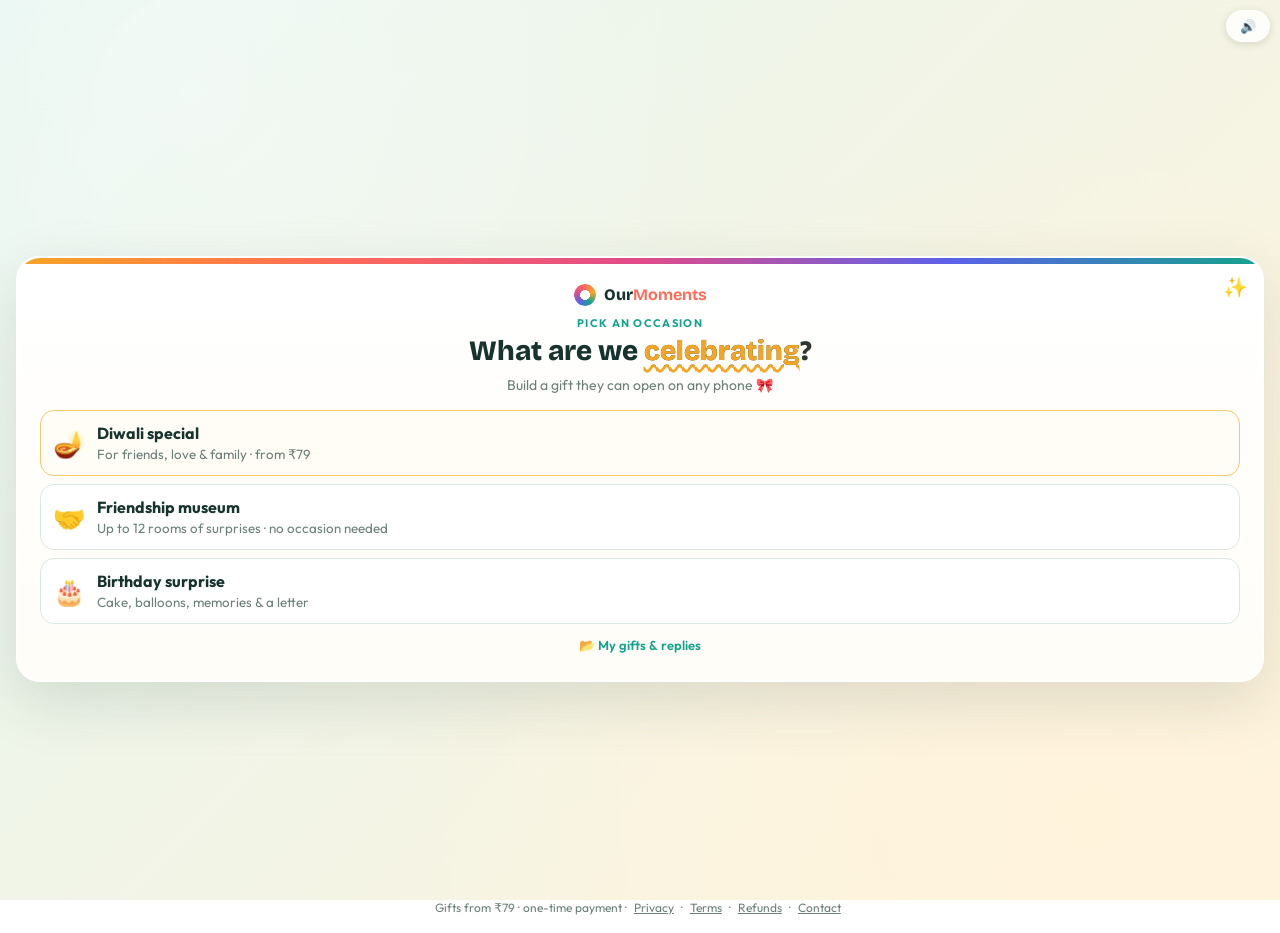
<file: index.html>
<!doctype html>
<html lang="en">
<head>
<meta charset="utf-8">
<meta name="viewport" content="width=device-width,initial-scale=1">
<title>Friendship Museum</title>
<meta property="og:title" content="A little surprise, made just for you 🎁"><meta property="og:description" content="Open it to see what someone special made for you."><meta property="og:type" content="website"><meta name="twitter:card" content="summary">
<link href="https://fonts.googleapis.com/css2?family=Bricolage+Grotesque:opsz,wght@12..96,600;12..96,700;12..96,800&family=Shantell+Sans:wght@400;600;700&family=Outfit:wght@400;500;600;700;800&display=swap" rel="stylesheet">
<script src="https://checkout.razorpay.com/v1/checkout.js"></script>
<style>
:root{--a:#F5A524;--b:#FF6B57;--c:#14A38B;--d:#5B62E8;--e:#E14B8A;--ink:#17332d;--bg1:#e6f6f0;--bg2:#fff3dc;--card:#fff;--acc:#F5A524;--acc2:#FF6B57;--mut:#6b8079}
[data-vibe=calm]{--bg1:#e4eefb;--bg2:#e6f6f0;--acc:#5B62E8;--acc2:#14A38B}
[data-vibe=roast]{--bg1:#ffe6e0;--bg2:#fff0d6;--acc:#FF6B57;--acc2:#E14B8A}
[data-vibe=ride]{--bg1:#e9e4fb;--bg2:#dff4ee;--acc:#14A38B;--acc2:#5B62E8}
*{box-sizing:border-box;margin:0}
body{font-family:Outfit,system-ui,sans-serif;color:var(--ink);min-height:100vh;background:linear-gradient(135deg,var(--bg1),var(--bg2));overflow-x:hidden}
#bg{position:fixed;inset:0;pointer-events:none;overflow:hidden;z-index:0}
.thread{position:absolute;bottom:-12vh;border-radius:4px;opacity:.55;animation:rise linear infinite}
@keyframes rise{to{transform:translateY(-125vh) rotate(40deg)}}
.shell{position:relative;z-index:1;min-height:100vh;display:flex;align-items:center;justify-content:center;padding:54px 16px 16px}
.card{background:var(--card);border-radius:24px;box-shadow:0 20px 60px #17332d22;width:100%;max-width:460px;padding:26px 22px;animation:pop .35s ease}
@keyframes pop{from{opacity:0;transform:translateY(14px) scale(.98)}}
.brand{display:flex;align-items:center;gap:8px;justify-content:center;margin-bottom:10px}
.knot{width:22px;height:22px;border-radius:50%;background:conic-gradient(var(--b),var(--a),var(--c),var(--d),var(--e),var(--b));-webkit-mask:radial-gradient(circle 5px,transparent 98%,#000 100%);mask:radial-gradient(circle 5px,transparent 98%,#000 100%)}
.bn{font-weight:800;font-family:'Bricolage Grotesque'}.bn b{color:var(--acc2)}
.tag{background:#fff0cc;color:#b36b00;font-size:11px;font-weight:700;padding:3px 9px;border-radius:99px;text-transform:uppercase;letter-spacing:.05em}
.dots{display:flex;gap:5px;margin:8px 0 16px}.dot{flex:1;height:4px;border-radius:9px;background:#e3ece8}.dot.on{background:var(--acc)}
.chip{display:inline-block;background:#fff0cc;border-radius:99px;padding:5px 12px;font-size:12px;font-weight:600;margin-bottom:10px}
.eyebrow{font-size:11px;letter-spacing:.12em;text-transform:uppercase;color:var(--c);font-weight:700;text-align:center;margin-bottom:6px}
h1{font-family:'Bricolage Grotesque';font-size:28px;line-height:1.1;text-align:center;font-weight:800}
h1 em{font-style:normal;color:var(--acc);text-decoration:underline wavy var(--acc);text-underline-offset:5px}
.sub{text-align:center;color:var(--mut);margin:10px 0 16px;font-size:14px}
label{display:block;font-weight:600;font-size:13px;margin:12px 0 5px}label small{font-weight:400;color:var(--mut)}
input[type=text],input[type=email],input[type=password],select,textarea{width:100%;font:inherit;padding:12px 14px;border:1.5px solid #dbe7e2;border-radius:12px;background:#f8fbfa;color:var(--ink)}
textarea{min-height:130px;resize:vertical}input:focus,textarea:focus,select:focus{outline:2px solid var(--acc);border-color:transparent}
.duo{display:flex;gap:8px}
.btn{width:100%;font:inherit;font-weight:700;border:0;border-radius:14px;padding:14px;color:#fff;background:linear-gradient(90deg,var(--acc),var(--acc2));cursor:pointer;margin-top:16px;transition:.15s}
.btn:hover{transform:translateY(-1px)}.btn:disabled{opacity:.4;cursor:not-allowed;transform:none}
.btn.ghost{background:#eef5f2;color:var(--ink)}.row{display:flex;gap:8px}.row .btn{margin-top:16px}.row .btn.ghost{width:56px;flex:none}
.hint{text-align:center;font-size:12px;color:var(--mut);margin-top:10px}
.tiles{display:grid;grid-template-columns:1fr 1fr 1fr;gap:8px;margin-top:6px}
.tile,.opt,.pill{font:inherit;border:1.5px solid #dbe7e2;background:#fff;border-radius:14px;cursor:pointer;color:var(--ink);transition:.15s}
.tile{padding:14px 4px;display:flex;flex-direction:column;align-items:center;gap:4px;font-weight:600;font-size:13px}.tile span:first-child{font-size:24px}
.tile.on,.opt.on,.pill.on{border-color:var(--acc);background:#fff7e6;box-shadow:0 0 0 2px var(--acc) inset}
.opt{display:flex;gap:12px;align-items:center;width:100%;text-align:left;padding:12px;margin-bottom:8px}.opt .em{font-size:26px}.opt b{display:block}.opt small{color:var(--mut)}
.pill{padding:9px 13px;margin:0 6px 8px 0;font-size:13.5px}
.photos{display:grid;grid-template-columns:1fr 1fr;gap:10px;margin-top:12px}
.ph{border-radius:14px;border:1.5px solid #dbe7e2;padding:6px;font-size:12px}.ph img{width:100%;aspect-ratio:1;object-fit:cover;border-radius:10px}.ph input{margin-top:5px;padding:7px 9px;font-size:12px}
.ph button{font:inherit;font-size:12px;margin-top:5px;width:100%;border:0;border-radius:8px;padding:5px;background:#eef5f2;cursor:pointer}.ph button.on{background:var(--acc);color:#fff}
.drop{display:block;border:2px dashed #c4d8d1;border-radius:16px;text-align:center;padding:22px 10px;cursor:pointer;color:var(--mut);font-size:14px}
.stamps{display:flex;gap:8px;flex-wrap:wrap}.stamps .pill{font-size:22px;padding:6px 12px;margin:0}
.count{text-align:right;font-size:12px;color:var(--mut)}
.badge{position:fixed;top:10px;left:50%;transform:translateX(-50%);z-index:5;background:var(--ink);color:#fff;font-size:11px;font-weight:700;padding:4px 12px;border-radius:99px;letter-spacing:.1em;display:none}
.fix{position:fixed;top:10px;z-index:6;font:inherit;font-weight:600;font-size:13px;border:0;background:#ffffffcc;backdrop-filter:blur(6px);border-radius:99px;padding:8px 14px;cursor:pointer;box-shadow:0 2px 8px #0002}
#back{left:10px;display:none}#mute{right:10px}
.hidden{display:none!important}

/* museum */
.museum{width:100%;max-width:480px;position:relative}
.pill-room{text-align:center;margin-bottom:10px;font-size:12px;font-weight:700;letter-spacing:.1em;text-transform:uppercase;color:var(--ink)}
.pill-room i{display:flex;gap:4px;margin-top:6px;justify-content:center}.pill-room i s{width:20px;height:4px;border-radius:9px;background:#00000018}.pill-room i s.on{background:var(--acc2)}
.room{background:#fff;border-radius:24px;box-shadow:0 20px 60px #17332d22;padding:28px 22px;text-align:center;animation:pop .4s ease;min-height:420px;display:flex;flex-direction:column;justify-content:center;align-items:center;gap:14px}
.room h2{font-family:'Bricolage Grotesque';font-size:27px;line-height:1.15}.room p{color:var(--mut);font-size:15px}
.door{width:150px;height:220px;border-radius:80px 80px 6px 6px;background:linear-gradient(var(--acc),var(--acc2));position:relative;cursor:pointer;box-shadow:inset 0 0 0 8px #ffffff55;transition:.1s;user-select:none}
.door::after{content:"";position:absolute;right:20px;top:110px;width:14px;height:14px;border-radius:50%;background:#fff}
.door.k{animation:knock .25s}@keyframes knock{30%{transform:rotate(-2deg) scale(.98)}60%{transform:rotate(2deg)}}
.door.open{transform:perspective(500px) rotateY(-70deg);transform-origin:left;opacity:.4;transition:.8s}
.odo{display:flex;gap:4px;justify-content:center}.odo span{background:var(--ink);color:#fff;font-family:'Bricolage Grotesque';font-weight:800;font-size:34px;padding:6px 10px;border-radius:10px}
.note{background:#fff7e6;border:2px dashed var(--acc);border-radius:16px;padding:16px;font-family:'Shantell Sans';font-size:17px;width:100%;animation:pop .35s;transform:rotate(-1deg)}.note:nth-child(even){transform:rotate(1.2deg)}
.notes{display:flex;flex-direction:column;gap:10px;width:100%}
.frame{width:100%;max-width:300px;aspect-ratio:1;border:10px solid #8a5a2b;border-radius:6px;background:#fffdf7;box-shadow:0 8px 20px #0003;overflow:hidden;display:flex;align-items:center;justify-content:center;font-size:70px}
.frame img{width:100%;height:100%;object-fit:cover}
.cap{font-family:'Shantell Sans';font-size:17px;color:var(--ink);min-height:26px}
.nav{display:flex;gap:10px;align-items:center}.nav button{font:inherit;border:0;background:#eef5f2;width:42px;height:42px;border-radius:50%;cursor:pointer;font-size:18px}
.pz{display:grid;gap:3px;width:100%;max-width:300px;aspect-ratio:1;background:var(--ink);padding:3px;border-radius:10px}
.pz div{background-size:var(--sz);cursor:pointer;border-radius:3px;display:flex;align-items:center;justify-content:center;font-size:26px;font-weight:800;color:#fff}.pz div.sel{outline:4px solid var(--a);z-index:2}
.env{width:260px;height:170px;background:#f7d9a6;border-radius:8px;position:relative;cursor:pointer;box-shadow:0 10px 24px #0003}
.env::before{content:"";position:absolute;inset:0;background:linear-gradient(to bottom right,transparent 49.5%,#e4b878 50%) top/100% 55% no-repeat,linear-gradient(to bottom left,transparent 49.5%,#e4b878 50%) top/100% 55% no-repeat;border-radius:8px}
.seal{position:absolute;left:50%;top:48%;transform:translate(-50%,-50%);width:58px;height:58px;border-radius:50%;background:var(--b);display:flex;align-items:center;justify-content:center;font-size:28px;box-shadow:0 3px 8px #0005;transition:.4s}
.env.broken .seal{transform:translate(-50%,-50%) scale(0);opacity:0}
.letter{background:#fffdf5;border-radius:14px;padding:18px;font-family:'Shantell Sans';font-size:16.5px;line-height:1.55;text-align:left;white-space:pre-wrap;width:100%;border:1px solid #f0e3c4;box-shadow:0 4px 14px #0001}
.rule{display:flex;gap:10px;align-items:center;text-align:left;padding:12px;border:1.5px solid #dbe7e2;border-radius:12px;width:100%;cursor:pointer;font-weight:500;background:#fff;font:inherit}
.rule .bx{width:24px;height:24px;border-radius:7px;border:2px solid #b8cbc4;flex:none;display:flex;align-items:center;justify-content:center;color:#fff;font-size:15px}.rule.on{background:#effaf6;border-color:var(--c)}.rule.on .bx{background:var(--c);border-color:var(--c)}
canvas.sig{width:100%;height:150px;background:#fff;border:2px dashed #b8cbc4;border-radius:12px;touch-action:none}
.cert{border:3px double var(--acc);border-radius:16px;padding:18px;width:100%;background:#fffdf7}
.cert big{font-family:'Bricolage Grotesque';font-size:22px;font-weight:800;display:block;margin:6px 0}
.stats{display:flex;gap:8px;justify-content:center;margin-top:10px}.stats div{background:#f2f8f6;padding:8px 12px;border-radius:10px;font-size:12px}.stats b{display:block;font-size:18px}
.confetti{position:fixed;top:-20px;font-size:22px;animation:fall linear forwards;z-index:9;pointer-events:none}@keyframes fall{to{transform:translateY(110vh) rotate(500deg)}}
.share{width:100%;font:inherit;font-size:12px;padding:10px;border:1.5px solid #dbe7e2;border-radius:10px}

/* ---- v2 design ---- */
body{background:radial-gradient(circle at 15% 10%,#fff6 0,transparent 40%),radial-gradient(circle at 85% 90%,var(--bg2) 0,transparent 50%),linear-gradient(135deg,var(--bg1),var(--bg2));background-attachment:fixed}
.fl{position:absolute;bottom:-10vh;font-size:26px;opacity:.7;animation:rise linear infinite;filter:drop-shadow(0 3px 4px #0002)}
.card,.room{border:2px solid #fff;background:linear-gradient(#fff,#fffdf8);position:relative;overflow:hidden}
.card::before,.room::before{content:"";position:absolute;left:0;right:0;top:0;height:6px;background:linear-gradient(90deg,var(--a),var(--b),var(--e),var(--d),var(--c))}
.card::after{content:"✨";position:absolute;right:14px;top:16px;font-size:20px;animation:tw 2s infinite}
@keyframes tw{50%{transform:scale(1.3) rotate(15deg);opacity:.6}}
h1,.room h2{background:linear-gradient(90deg,var(--ink),var(--ink) 60%,var(--acc2));-webkit-background-clip:text;background-clip:text;-webkit-text-fill-color:transparent}
h1 em{-webkit-text-fill-color:var(--acc)}
.btn{box-shadow:0 6px 0 #0002,0 10px 18px #0001;position:relative;overflow:hidden}
.btn:active{transform:translateY(4px);box-shadow:0 2px 0 #0002}
.btn::after{content:"";position:absolute;top:0;left:-60%;width:40%;height:100%;background:linear-gradient(90deg,transparent,#fff7,transparent);transform:skewX(-20deg);animation:shine 3s infinite}
@keyframes shine{to{left:130%}}
.btn.ghost::after{display:none}
.tile:hover,.opt:hover,.pill:hover{transform:translateY(-2px) rotate(-1deg)}
.tile span:first-child{font-size:30px;animation:bob 3s ease-in-out infinite}
@keyframes bob{50%{transform:translateY(-4px)}}
.rico{font-size:54px;animation:bob 2.5s ease-in-out infinite;filter:drop-shadow(0 6px 6px #0002)}
.note::before{content:"📌";position:absolute;margin:-26px 0 0 -8px}.note{position:relative;margin-top:12px}
.frame{position:relative}.frame::after{content:"🌟";position:absolute;right:-6px;top:-8px;font-size:22px}
.cert{background:repeating-linear-gradient(45deg,#fffdf7,#fffdf7 12px,#fff8e6 12px,#fff8e6 24px)}
.reply textarea{min-height:70px;margin-top:8px}
.dash{width:100%;max-width:640px;background:#fff;border-radius:22px;padding:22px;box-shadow:0 20px 60px #17332d22}
.dash table{width:100%;border-collapse:collapse;font-size:13px;margin:8px 0 14px}.dash td,.dash th{border-bottom:1px solid #e3ece8;padding:7px 5px;text-align:left;vertical-align:top}
.dash .tools{display:flex;gap:8px;flex-wrap:wrap}.dash .tools .btn{margin:0;width:auto;padding:10px 14px;font-size:13px}
.bill{border:2px dashed var(--acc);border-radius:16px;padding:14px 16px;background:#fffdf7;margin-bottom:6px}
.bill-h{display:flex;justify-content:space-between;gap:10px;font-size:15px;border-bottom:1px solid #f0e3c4;padding-bottom:10px;margin-bottom:8px}.bill-h b:last-child{font-family:'Bricolage Grotesque';font-size:22px;color:var(--acc2)}
.bill ul{list-style:none;padding:0;font-size:14px;display:grid;gap:6px}
.lg{position:relative;z-index:1;text-align:center;font-size:12px;color:var(--mut);padding:0 12px 18px}.lg a{color:var(--mut);margin:0 4px}
[data-vibe=bday]{--bg1:#ffe3ee;--bg2:#fff1d6;--acc:#E14B8A;--acc2:#F5A524}
.balrow{display:flex;gap:8px;align-items:center;margin-bottom:8px}.balrow input{flex:1}.balrow small{color:var(--mut);font-size:11px;width:38px;text-align:right}
.cake{position:relative;width:210px;height:190px;margin:10px auto 0;--ck1:#5a3321;--ck2:#7b4a30;--ck3:#3a2014}
.cake[data-cake=straw]{--ck1:#ff9fb5;--ck2:#ffc2d1;--ck3:#fff}.cake[data-cake=van]{--ck1:#f3d38a;--ck2:#fae6b1;--ck3:#fffaf0}
.cake .l1{position:absolute;bottom:0;left:0;right:0;height:78px;border-radius:16px;background:var(--ck1);box-shadow:0 10px 18px #0003}
.cake .l2{position:absolute;bottom:70px;left:26px;right:26px;height:58px;border-radius:14px;background:var(--ck2)}
.cake .ic{position:absolute;bottom:116px;left:22px;right:22px;height:16px;border-radius:12px;background:var(--ck3)}
.candle{position:absolute;bottom:128px;left:50%;width:12px;height:42px;margin-left:-6px;background:repeating-linear-gradient(45deg,#fff,#fff 6px,var(--b) 6px,var(--b) 12px);border-radius:3px;cursor:pointer}
.candle::before{content:"";position:absolute;inset:-14px -22px}
.flame{display:none;position:absolute;top:-26px;left:50%;margin-left:-8px;width:16px;height:25px;border-radius:50% 50% 50% 50%/62% 62% 38% 38%;background:radial-gradient(#fff 10%,#ffd23f 50%,#ff8c1a);animation:flk .15s infinite alternate;box-shadow:0 0 18px 6px #ffb34766}
.lit .flame{display:block}@keyframes flk{to{transform:scale(1.1,.9) rotate(4deg)}}
.sliced{font-size:120px;animation:pop .4s}
.bals{display:flex;flex-wrap:wrap;gap:14px;justify-content:center;padding:6px 0 12px}
.bal{position:relative;width:62px;height:76px;border-radius:50% 50% 48% 48%;cursor:pointer;animation:flt 3s ease-in-out infinite;box-shadow:inset -8px -10px 0 #0002,0 6px 10px #0002;display:flex;align-items:center;justify-content:center;font-size:32px}
.bal::after{content:"";position:absolute;bottom:-26px;left:50%;width:2px;height:26px;background:#0003}
.bal.pop{background:none!important;box-shadow:none;animation:none}.bal.pop::after{display:none}
@keyframes flt{50%{transform:translateY(-10px) rotate(2deg)}}
.lights{display:flex;gap:10px;justify-content:center;width:100%;border-top:2px solid #0003;padding-top:2px;margin-top:-6px}
.lights i{width:11px;height:15px;border-radius:50%;background:var(--a);animation:glow 1.6s infinite alternate}.lights i:nth-child(3n){background:var(--b);animation-delay:.3s}.lights i:nth-child(3n+1){background:var(--e);animation-delay:.7s}
@keyframes glow{from{opacity:.35}to{opacity:1;box-shadow:0 0 12px currentColor}}
.mm{display:grid;grid-template-columns:repeat(4,1fr);gap:8px;width:100%;max-width:320px;margin:4px auto}
.mc{aspect-ratio:1;border:0;border-radius:14px;background:linear-gradient(135deg,var(--acc),var(--acc2));font-size:30px;cursor:pointer;color:#fff;box-shadow:0 4px 0 #0002;display:flex;align-items:center;justify-content:center;transition:transform .15s}
.mc:active{transform:scale(.94)}.mc .mb{display:none}.mc.up .mf,.mc.ok .mf{display:none}.mc.up .mb,.mc.ok .mb{display:inline}
.mc.up{background:#fff7e6;box-shadow:0 0 0 2px var(--acc) inset}.mc.ok{background:#effaf6;box-shadow:0 0 0 2px var(--c) inset;animation:pop .3s}

/* ---- birthday v3: party environment ---- */
#bdenv{position:fixed;inset:0;pointer-events:none;overflow:hidden;z-index:0;display:none}
body.bd-env #bdenv{display:block}body.bd-env #bg{display:none}
body.bd-env{background:radial-gradient(circle at 12% 8%,#fff8 0,#0000 38%),radial-gradient(circle at 88% 92%,#ffe08a99 0,#0000 45%),linear-gradient(135deg,#ffd6e8,#fff0d1 55%,#ffe9a8);background-attachment:fixed}
body.bd-env .shell{padding-top:64px}
.bunting{position:absolute;top:0;left:0;right:0;height:60px;display:flex;justify-content:space-around;border-top:3px solid #ffffffaa}
.bunting i{width:0;height:0;border-left:22px solid #0000;border-right:22px solid #0000;border-top:44px solid var(--c);margin-top:-2px;filter:drop-shadow(0 3px 2px #0002);transform-origin:50% 0;animation:swing 3s ease-in-out infinite alternate}
.bunting i:nth-child(even){animation-delay:-1.2s}@keyframes swing{from{transform:rotate(-5deg)}to{transform:rotate(5deg)}}
.bb{position:absolute;bottom:-16vh;width:46px;height:58px;border-radius:50% 50% 48% 48%;background:radial-gradient(circle at 30% 26%,#fffa 0,#fff0 26%),var(--c);box-shadow:inset -6px -8px 0 #0002;animation:riseb linear infinite;opacity:.85}
.bb::after{content:"";position:absolute;bottom:-24px;left:50%;width:2px;height:24px;background:#0003}
@keyframes riseb{50%{transform:translate(20px,-62vh)}to{transform:translate(-8px,-128vh)}}
.cf{position:absolute;top:-6vh;width:9px;height:14px;border-radius:2px;background:var(--c);opacity:.85;animation:fallc linear infinite}
@keyframes fallc{to{transform:translateY(112vh) rotate(560deg)}}
body.bd-env .room,body.bd-env .card{border:2px solid #fff;box-shadow:0 18px 50px #e14b8a33}
/* ---- new cake + candles ---- */
.cake2{position:relative;width:260px;height:250px;margin:6px auto 0;--ck1:#5a3321;--ck2:#7b4a30;--ck3:#3a2014;transition:filter .4s}
.cake2[data-cake=straw]{--ck1:#ff9fb5;--ck2:#ffc2d1;--ck3:#fff}.cake2[data-cake=van]{--ck1:#f3d38a;--ck2:#fae6b1;--ck3:#fffaf0}
.cake2.glow{filter:drop-shadow(0 0 26px #ffb3478f)}
.cake2 .plate{position:absolute;bottom:0;left:-10px;right:-10px;height:16px;border-radius:50%;background:linear-gradient(#fff,#d6dbe2);box-shadow:0 8px 14px #0003}
.cake2 .t1,.cake2 .t2{position:absolute;background:var(--ck1);overflow:hidden;box-shadow:inset 0 -10px 0 #0002}
.cake2 .t1{bottom:10px;left:6px;right:6px;height:90px;border-radius:16px 16px 12px 12px}
.cake2 .t2{bottom:94px;left:46px;right:46px;height:68px;border-radius:14px;background:var(--ck2)}
.cake2 .t1::before,.cake2 .t2::before{content:"";position:absolute;left:0;right:0;top:0;height:30px;background:radial-gradient(circle at 14px 24px,var(--ck3) 12px,#0000 13px) 0 0/28px 30px repeat-x,linear-gradient(var(--ck3),var(--ck3)) 0 0/100% 16px no-repeat}
.cake2 .t1::after{content:"";position:absolute;inset:36px 0 0;background:radial-gradient(circle,#ff6b57 2px,#0000 3px) 6px 4px/34px 22px,radial-gradient(circle,#ffd166 2px,#0000 3px) 20px 14px/34px 22px,radial-gradient(circle,#4cc9f0 2px,#0000 3px) 30px 6px/34px 22px}
.cdrow{position:absolute;bottom:158px;left:30px;right:30px;display:flex;justify-content:center;align-items:flex-end;gap:5px;z-index:2}
.cd{--h:46px;position:relative;width:15px;height:var(--h);border-radius:4px 4px 2px 2px;cursor:pointer;flex:none}
.cd::before{content:"";position:absolute;inset:-26px -9px 0}
.cd:not(.num)::after{content:"";position:absolute;left:50%;top:-6px;width:2px;height:7px;margin-left:-1px;background:#3b2f2f;border-radius:1px}
.cd.s1{background:repeating-linear-gradient(45deg,#fff,#fff 6px,#ff6b57 6px,#ff6b57 12px)}
.cd.s2{--h:54px;background:repeating-linear-gradient(-35deg,#5b62e8,#5b62e8 5px,#d3d6ff 5px,#d3d6ff 10px)}
.cd.s3{--h:50px;background:linear-gradient(90deg,#ff9fc8,#e14b8a 60%,#c23b78)}
.cd.num{--h:62px;width:36px;display:flex;align-items:flex-end;justify-content:center;border-radius:0}
.cd.num span{font:800 58px/0.82 'Bricolage Grotesque',sans-serif;background:linear-gradient(135deg,#fff3b0,#ffb703 55%,#fb8500);-webkit-background-clip:text;background-clip:text;color:transparent;-webkit-text-stroke:2px #fff;filter:drop-shadow(0 3px 0 #b45f0655)}
.fm{display:none;position:absolute;left:50%;top:-32px;width:18px;height:30px;margin-left:-9px;transform-origin:50% 100%;animation:flk .17s infinite alternate;pointer-events:none}
.cd.num .fm{top:-26px}
.fm::before{content:"";position:absolute;inset:0;border-radius:50% 50% 50% 50%/62% 62% 38% 38%;background:radial-gradient(ellipse at 50% 70%,#fff6b0 12%,#ffd23f 45%,#ff8c1a 80%);box-shadow:0 0 24px 10px #ffb34766,0 0 54px 22px #ff8c1a2e}
.fm::after{content:"";position:absolute;left:50%;bottom:3px;width:6px;height:13px;margin-left:-3px;border-radius:50%;background:radial-gradient(#fff 20%,#8ad8ff 90%);opacity:.9}
.cd.on .fm{display:block}
.cd.on{animation:melt 25s linear forwards}.cd.num.on{animation:meltn 25s linear forwards;transform-origin:50% 100%}
@keyframes melt{to{height:calc(var(--h) - 14px)}}@keyframes meltn{to{transform:scaleY(.86)}}
@keyframes flk{from{transform:scale(1,1) rotate(-3deg)}to{transform:scale(1.1,.9) rotate(4deg)}}
.sm{position:absolute;left:50%;top:-22px;width:10px;height:10px;border-radius:50%;background:#8d8d9aaa;filter:blur(3px);animation:smk 1.7s ease-out forwards;pointer-events:none}
@keyframes smk{to{transform:translate(10px,-54px) scale(2.8);opacity:0}}
/* ---- scratch cards + the hand that shows how ---- */
.frame{position:relative}
.scratch{position:absolute;inset:0;width:100%;height:100%;touch-action:none;cursor:crosshair;transition:opacity .45s;border-radius:2px}
.scratch.gone{opacity:0;pointer-events:none}
.hand{position:absolute;left:20%;top:44%;font-size:48px;line-height:1;pointer-events:none;filter:drop-shadow(0 5px 4px #0005);animation:hscr 1.7s ease-in-out infinite;z-index:3}
@keyframes hscr{0%{transform:translate(0,0) rotate(-14deg)}50%{transform:translate(120px,22px) rotate(10deg)}100%{transform:translate(0,0) rotate(-14deg)}}
/* ---- photo cards in the game ---- */
.mc{overflow:hidden;padding:0}.mc .mb.ph{width:100%;height:100%;background-size:cover;background-position:center}
.mc.up .mb.ph,.mc.ok .mb.ph{display:block}
.admbar{position:fixed;left:50%;bottom:10px;transform:translateX(-50%);z-index:30;background:#17332d;color:#fff;padding:8px 14px;border-radius:99px;font-size:12px;font-weight:600;display:flex;gap:10px;align-items:center;box-shadow:0 6px 20px #0004;white-space:nowrap;max-width:96vw}
.admbar button{border:0;border-radius:99px;padding:5px 10px;font:inherit;font-size:11px;cursor:pointer;background:#ffffff26;color:#fff}

/* ---- friendship v2: vibe backdrops ---- */
#fenv{position:fixed;inset:0;pointer-events:none;overflow:hidden;z-index:0;display:none}
body.fr-env #fenv{display:block}body.fr-env #bg{display:none}
#fenv::before{content:"";position:absolute;left:50%;top:-12%;width:95vmin;height:95vmin;transform:translateX(-50%);background:radial-gradient(circle,#ffffffaa 0,#fff0 62%)}
body.fr-chaos{background:linear-gradient(135deg,#ffd6e8,#fff0d1 50%,#d3f1ff) fixed}
body.fr-calm{background:linear-gradient(160deg,#1c2a52,#3b4f86 55%,#6f86b8) fixed}
body.fr-roast{background:linear-gradient(180deg,#3a1022,#7a1f2b 55%,#ff7a45) fixed}
body.fr-ride{background:linear-gradient(135deg,#1f2a5a,#3b2f8f 55%,#13a38b) fixed}
body.fr-calm .pill-room,body.fr-roast .pill-room,body.fr-ride .pill-room,body.fr-calm .lg,body.fr-calm .lg a,body.fr-roast .lg,body.fr-roast .lg a,body.fr-ride .lg,body.fr-ride .lg a{color:#eef1ff}
body.fr-calm .pill-room i s,body.fr-roast .pill-room i s,body.fr-ride .pill-room i s{background:#ffffff33}
body.fr-calm .pill-room i s.on,body.fr-roast .pill-room i s.on,body.fr-ride .pill-room i s.on{background:var(--acc2)}
body.fr-env .room,body.fr-env .card{border:2px solid #ffffffcc;box-shadow:0 24px 70px #0003}
.fe-e{position:absolute;bottom:-10vh;font-size:28px;font-weight:400;animation:riseb linear infinite;opacity:.9;filter:drop-shadow(0 3px 4px #0003)}
.fe-c{position:absolute;top:-6vh;width:9px;height:14px;border-radius:2px;background:var(--c);opacity:.85;animation:fallc linear infinite}
.fe-s{position:absolute;width:calc(var(--z)*2px);height:calc(var(--z)*2px);border-radius:50%;background:#fff;animation:twk 3s ease-in-out infinite alternate}
@keyframes twk{from{opacity:.15;transform:scale(.7)}to{opacity:1;transform:scale(1.3)}}
.fe-f{position:absolute;width:6px;height:6px;border-radius:50%;background:#ffe9a3;box-shadow:0 0 12px 5px #ffe08a99;animation:drift ease-in-out infinite alternate}
@keyframes drift{0%{transform:translate(0,0);opacity:.2}50%{opacity:1}100%{transform:translate(60px,-90px);opacity:.3}}
.fe-m{position:absolute;bottom:-4vh;width:calc(var(--z)*3px);height:calc(var(--z)*3px);border-radius:50%;background:radial-gradient(#fff3b0,#ff8a3d);box-shadow:0 0 10px 3px #ff8a3d99;animation:ember linear infinite}
@keyframes ember{0%{transform:translate(0,0);opacity:0}15%{opacity:1}100%{transform:translate(30px,-112vh);opacity:0}}
.fe-l{position:absolute;top:-30vh;width:3px;height:30vh;background:linear-gradient(#fff0,#9fd8ffcc,#fff0);transform:rotate(18deg);animation:streak linear infinite}
@keyframes streak{to{transform:translate(45vw,150vh) rotate(18deg)}}
/* ---- friendship v2: new rooms ---- */
.who{color:var(--mut);font-size:13px;margin:2px 0 8px}
.btn.s{padding:7px 12px;font-size:13px;margin-top:6px;width:auto}
.meter{width:100%;max-width:300px}.mbar{height:14px;border-radius:99px;background:#e3ece8;overflow:hidden}
.mbar i{display:block;height:100%;width:0;background:linear-gradient(90deg,var(--a),var(--b),var(--e));border-radius:99px;box-shadow:0 0 12px var(--a)}
.meter small{display:block;margin-top:6px;font-weight:700;color:var(--ink)}
.tl{position:relative;width:100%;text-align:left;padding-left:24px;max-height:320px;overflow:auto}
.tl::before{content:"";position:absolute;left:8px;top:4px;bottom:4px;width:3px;background:linear-gradient(var(--a),var(--e));border-radius:3px}
.tli{position:relative;margin:0 0 12px;padding:10px 12px;background:#fff7e6;border-radius:12px;animation:pop .4s;display:flex;flex-direction:column}
.tli::before{content:"";position:absolute;left:-23px;top:14px;width:13px;height:13px;border-radius:50%;background:var(--acc2);border:3px solid #fff;box-shadow:0 0 0 2px var(--acc2)}
.tli b{font-family:'Bricolage Grotesque';font-size:15px;color:var(--acc2)}.tli span{font-family:'Shantell Sans';font-size:15px}
.wall{display:grid;grid-template-columns:1fr 1fr;gap:14px;width:100%;max-width:340px;margin:6px auto}
.pol{border:0;background:#fff;padding:8px 8px 6px;border-radius:4px;box-shadow:0 8px 18px #0003,0 0 0 1px #0001;transform:rotate(var(--r));cursor:pointer;display:flex;flex-direction:column;gap:6px;transition:transform .25s;font:inherit}
.pol:hover{transform:rotate(0) scale(1.03)}
.pimg{position:relative;display:block;aspect-ratio:1;overflow:hidden;background:#222}
.pimg img{width:100%;height:100%;object-fit:cover;filter:blur(14px) grayscale(1) brightness(1.25);transform:scale(1.15);transition:filter 1.4s ease,transform 1.4s ease}
.pol:not(.dev) .pimg::after{content:"✨ tap to develop";position:absolute;inset:0;display:flex;align-items:center;justify-content:center;color:#fff;font:700 13px Outfit,sans-serif;text-shadow:0 2px 6px #000a}
.pol.dev .pimg img{filter:none;transform:none}
.pcap{font-family:'Shantell Sans',cursive;font-size:13px;min-height:18px;color:var(--ink);opacity:0;transition:opacity .8s .6s}.pol.dev .pcap{opacity:1}
.qno{font-size:12px;letter-spacing:.1em;text-transform:uppercase;color:var(--c);font-weight:700}
.qq{font-family:'Bricolage Grotesque',sans-serif;font-size:21px;margin:6px 0 12px}
.qopts{display:grid;gap:8px}
.qo{font:inherit;font-weight:600;padding:13px;border:2px solid #dbe7e2;background:#fff;border-radius:14px;cursor:pointer;transition:.15s;color:var(--ink)}
.qo:hover{transform:translateY(-2px)}.qo.good{background:#dff6ef;border-color:#14a38b}.qo.bad{background:#fde8e8;border-color:#d64545;animation:shake .35s}
@keyframes shake{25%{transform:translateX(-6px)}75%{transform:translateX(6px)}}
.qf{min-height:22px;font-weight:700;margin-top:10px;color:var(--ink)}.qres{padding:8px 0}.qres b{font-family:'Bricolage Grotesque',sans-serif;font-size:56px}
.awl{display:grid;gap:10px;width:100%}
.award{position:relative;padding:14px;border-radius:16px;background:linear-gradient(135deg,#fff7d6,#ffe9a8);border:2px solid #f5c542;display:flex;flex-direction:column;align-items:center;animation:pop .45s;overflow:hidden}
.award::after{content:"";position:absolute;top:0;left:-60%;width:40%;height:100%;background:linear-gradient(90deg,#fff0,#fff9,#fff0);transform:skewX(-20deg);animation:shine 2.4s infinite}
.trophy{font-size:40px;filter:drop-shadow(0 4px 4px #0003)}.award small{color:#a86a00;font-weight:700;letter-spacing:.08em;text-transform:uppercase;font-size:11px}.award b{font-family:'Bricolage Grotesque',sans-serif;font-size:19px;color:var(--ink)}
/* builder: bonus rooms */
.bx2{border:1.5px dashed var(--acc);border-radius:16px;padding:12px 14px;margin:10px 0;background:#fffdf7}.bx2 h3{font-family:'Bricolage Grotesque',sans-serif;font-size:18px}
.qb{border:1.5px solid #e3ece8;border-radius:12px;padding:10px;margin:8px 0;display:grid;gap:6px;background:#fff}
.qrow{display:flex;gap:8px;align-items:center;margin:0;font-weight:400}.qrow input[type=radio]{width:20px;height:20px;flex:none;accent-color:#14A38B;margin:0}.qrow input[type=text]{flex:1}
.srow{display:flex;gap:6px;margin:6px 0;align-items:center;min-width:0}.srow input{min-width:0}.srow input:first-child{flex:0 0 34%;width:auto}.srow input:nth-child(2){flex:1;width:auto}.srow .btn{margin:0;flex:none}
.card,.room,.bx2,.qb{min-width:0;max-width:100%}.duo input{min-width:0}.qrow input[type=text]{min-width:0;width:auto}
#acct{left:10px;display:none}
#refpill{left:10px;display:none;text-decoration:none;color:var(--ink);font-size:12.5px;padding:7px 12px}
#acct[style*="block"]~#refpill{left:112px}
[hidden]{display:none!important}
.lnk{background:none;border:0;color:#0f8a74;font:inherit;font-weight:700;cursor:pointer;padding:0;text-decoration:underline}
.aerr{color:#d64545;font-size:13px;min-height:18px;margin:8px 0 0;text-align:center}
.wbox{background:linear-gradient(135deg,var(--acc),var(--acc2));color:#fff;border-radius:18px;padding:16px 18px;margin:8px 0;display:flex;flex-direction:column;gap:2px;text-align:left}
.wbox b{font-family:'Bricolage Grotesque',sans-serif;font-size:38px;line-height:1.1}.wbox small{opacity:.92;font-weight:600}.wbox span{font-size:13px;opacity:.95}
.h3{font-family:'Bricolage Grotesque',sans-serif;font-size:17px;margin:18px 0 6px}
.li{display:flex;gap:10px;align-items:center;padding:9px 0;border-bottom:1px solid #eef2f0}.li>span:first-child{font-size:20px}.li>span:nth-child(2){flex:1;min-width:0}
.li b{display:block;font-size:14px;overflow:hidden;text-overflow:ellipsis}.li small{display:block;color:var(--mut);font-size:12px;font-weight:400}.li .amt{flex:none;color:var(--c)}.li .amt.neg{color:#d64545}
.wdm{display:flex;gap:6px;margin-bottom:6px}.wdm .pill{margin:0}
.sw2{display:flex;gap:10px;align-items:flex-start;padding:10px;border:1.5px dashed var(--acc);border-radius:14px;background:#fffdf7;margin:8px 0;cursor:pointer;text-align:left;font-weight:400}
.sw2 input{width:20px;height:20px;margin-top:2px;accent-color:#14A38B;flex:none}.sw2 b{display:block}.sw2 small{display:block;color:var(--mut);font-weight:400;font-size:12px}
.acc .row .btn.ghost{width:auto;flex:1}.acc .bx2{text-align:left}.acc .bx2 .stats{display:flex;gap:8px;margin-top:10px}.acc .bx2 .stats div{flex:1}
.rcvbar{position:fixed;left:50%;bottom:10px;transform:translateX(-50%);z-index:40;background:#17332d;color:#fff;border-radius:16px;padding:10px 12px;font-size:13px;display:flex;gap:8px;align-items:center;flex-wrap:wrap;max-width:94vw}
.rcvbar input{flex:1;min-width:160px;padding:7px;border-radius:8px;border:0;font:inherit;font-size:12px}.rcvbar button{border:0;border-radius:8px;padding:7px 12px;font:inherit;cursor:pointer}
.refer{border:2px dashed var(--acc);border-radius:16px;padding:14px;background:#fffdf7;margin:12px 0;width:100%;text-align:left;color:var(--ink)}
.refer>b{display:block;font-family:'Bricolage Grotesque',sans-serif;font-size:17px}.refer>small{display:block;color:var(--mut);margin:4px 0 2px;line-height:1.45}
.refer .row{display:flex;gap:8px}.refer .row .btn{margin-top:10px;width:auto;flex:1 1 auto}.refer .row .btn.ghost{flex:0 0 auto;width:auto;padding:14px 18px}
.refbar{position:fixed;left:50%;bottom:52px;transform:translateX(-50%);z-index:29;background:#fff;color:#17332d;padding:7px 14px;border-radius:99px;font-size:12px;font-weight:700;box-shadow:0 6px 18px #0003;white-space:nowrap}
.dlink{display:block;text-align:center;margin-top:12px;font-size:13px;font-weight:600;color:var(--c);cursor:pointer;background:none;border:0;font-family:inherit;width:100%}
/* ---------- Diwali special ---------- */
[data-vibe=diwali]{--bg1:#1b1140;--bg2:#4a1d5c;--acc:#F5A524;--acc2:#FF6B57;--ink:#2b1608;--mut:#8a6a4a}
body.dw-env{background:radial-gradient(circle at 50% 112%,#ff9d2e77 0,#0000 46%),radial-gradient(circle at 14% 6%,#7b3fe466 0,#0000 40%),linear-gradient(160deg,#150d38,#3b1a58 55%,#6a2a4c);background-attachment:fixed}
body.dw-env #bg{display:none}
body.dw-env .shell{padding-bottom:64px}
#dwenv{position:fixed;inset:0;pointer-events:none;overflow:hidden;z-index:0;display:none}
body.dw-env #dwenv{display:block}
.dws{position:absolute;width:calc(var(--z)*2px);height:calc(var(--z)*2px);border-radius:50%;background:#fff6c9;box-shadow:0 0 6px 1px #ffe08a;animation:twk 3.2s ease-in-out infinite alternate}
.dwl{position:absolute;bottom:-60px;font-size:30px;opacity:.85;filter:drop-shadow(0 0 10px #ffb300);animation:dwup linear infinite}
@keyframes dwup{0%{transform:translate(0,0)}50%{transform:translate(24px,-60vh)}100%{transform:translate(-10px,-125vh)}}
.dwk{position:absolute;top:-10px;width:5px;height:5px;border-radius:50%;background:#ffd54a;box-shadow:0 0 8px 2px #ffb30088;animation:fallc linear infinite}
.dwrow{position:absolute;left:0;right:0;bottom:0;display:flex;justify-content:space-around;font-size:26px;padding:0 4px;background:linear-gradient(transparent,#0006)}
.dwrow span{filter:drop-shadow(0 0 8px #ffb300);animation:dwflick 1.1s ease-in-out infinite alternate}
@keyframes dwflick{from{opacity:.75;transform:scale(.96)}to{opacity:1;transform:scale(1.06)}}
body.dw-env .card,body.dw-env .room{background:linear-gradient(#fffaf0,#fff3da);border:2px solid #f3c969;box-shadow:0 0 0 4px #f3c96933,0 24px 70px #000a,0 0 40px #ffb30033}
body.dw-env .pill-room,body.dw-env .lg,body.dw-env .lg a{color:#ffe9b8}
body.dw-env .pill-room i s{background:#ffffff33}body.dw-env .pill-room i s.on{background:#ffb300}
body.dw-env .shell{padding-top:28px}
.dwopt{border:1.5px solid #f3c969!important;background:#fffdf6}.dwopt.on{background:#fff1cf;box-shadow:0 0 0 3px #f5a52455}
.dwp{margin-left:auto;font-weight:800;background:#fff1cf;border:1.5px solid #f3c969;border-radius:99px;padding:3px 11px;white-space:nowrap}
.dwh{font-family:'Bricolage Grotesque',sans-serif;font-size:34px;line-height:1.1;background:linear-gradient(90deg,#b8741a,#f5a524,#ffdd7a,#f5a524,#b8741a);background-size:200% 100%;-webkit-background-clip:text;background-clip:text;color:transparent;animation:dwsh 4s linear infinite}
@keyframes dwsh{to{background-position:-200% 0}}
.diyas{display:flex;gap:2px;justify-content:center;margin:10px 0;flex-wrap:nowrap}
.diya{background:none;border:0;font-size:38px;position:relative;cursor:pointer;filter:grayscale(1) brightness(.55);transition:filter .35s,transform .25s;padding:8px 3px;width:auto;margin:0;box-shadow:none}
.diya:active{transform:scale(.9)}
.diya .dfl{position:absolute;left:50%;top:0;width:15px;height:24px;margin-left:-8px;border-radius:50% 50% 50% 50%/62% 62% 38% 38%;background:radial-gradient(#fff8d0,#ffb300 58%,#ff6b00);box-shadow:0 0 20px 9px #ffb30099;display:none;animation:flk .18s infinite alternate}
.diya.lit{filter:none;transform:scale(1.08)}.diya.lit .fl{display:block}
.lants{display:flex;flex-wrap:wrap;gap:8px;justify-content:center}
.lant{font-size:46px;background:none;border:0;cursor:pointer;filter:grayscale(.35) drop-shadow(0 0 6px #ffb30088);animation:bob 2.6s ease-in-out infinite;padding:4px 6px;width:auto;margin:0;box-shadow:none}
.lant.open{filter:drop-shadow(0 0 16px #ffd54a) brightness(1.25);animation:none;transform:scale(1.12)}
.wish{min-height:70px;display:flex;align-items:center;justify-content:center;padding:12px 14px;border-radius:14px;background:#fff1cf;border:1.5px solid #f3c969;font-weight:600;font-style:italic;width:100%}
.rangoli{width:118px;height:118px;border-radius:50%;background:radial-gradient(circle,#fff 0 11%,#e14b8a 12% 24%,#f5a524 25% 36%,#fff 37% 40%,#14a38b 41% 54%,#5b62e8 55% 66%,#ffd54a 67% 70%,transparent 71%);box-shadow:0 0 28px #f5a52455;animation:dwspin 22s linear infinite;position:relative}
.rangoli::after{content:"";position:absolute;inset:-8px;border-radius:50%;background:conic-gradient(from 0deg,#ff6b57 0 10%,transparent 10% 25%,#f5a524 25% 35%,transparent 35% 50%,#e14b8a 50% 60%,transparent 60% 75%,#14a38b 75% 85%,transparent 85%);-webkit-mask:radial-gradient(circle,transparent 62%,#000 63%,#000 72%,transparent 73%);mask:radial-gradient(circle,transparent 62%,#000 63%,#000 72%,transparent 73%)}
@keyframes dwspin{to{transform:rotate(360deg)}}
.dphoto{width:100%}.dphoto img{width:100%;max-width:300px;aspect-ratio:1;object-fit:cover;border-radius:150px 150px 14px 14px;border:4px solid #f3c969;box-shadow:0 0 0 4px #fff1cf,0 0 26px #ffb30077;animation:pop .4s ease}
.dphoto p{margin-top:8px;font-family:'Shantell Sans',cursive;font-weight:600}
.fwc{width:100%;max-width:440px;aspect-ratio:11/8;border-radius:14px;background:#0f0828;touch-action:none;box-shadow:0 0 0 3px #f3c969,0 10px 30px #0006;cursor:pointer}
.dwc{background:repeating-linear-gradient(45deg,#fffaf0,#fffaf0 12px,#fff1cf 12px,#fff1cf 24px);border-color:#f3a824}
.dwc big{background:linear-gradient(90deg,#b8741a,#f5a524,#b8741a);-webkit-background-clip:text;background-clip:text;color:transparent}

.gcard{border:1.5px solid #e3ece8;border-radius:14px;padding:12px;margin:8px 0}.gcard small{display:block;color:#6b8079;margin-top:2px}.gcard .share{margin-top:8px}.gcard .row .btn{margin-top:8px;text-align:center;text-decoration:none;font-size:13px;padding:10px;width:auto;flex:1}
</style>
</head>
<body>
<div id="bg"></div>
<button class="fix" id="back">← Back</button>
<button class="fix" id="mute" aria-label="Toggle sound">🔊</button>
<button class="fix" id="acct" aria-label="Account">👤 Log in</button>
<div class="badge" id="badge">PREVIEW</div>
<div class="shell" id="shell"></div>
<footer class="lg"><span id="lg-price"></span><a href="site/privacy.html">Privacy</a> · <a href="site/terms.html">Terms</a> · <a href="site/refund.html">Refunds</a> · <a href="site/contact.html">Contact</a></footer>

<script>
(()=>{
const $=(s,r=document)=>r.querySelector(s);
const esc=s=>String(s).replace(/[&<>"]/g,c=>({'&':'&amp;','<':'&lt;','>':'&gt;','"':'&quot;'}[c]));
const shell=$('#shell');
const BASE_TITLE=document.title;
const KINDS=[['bestie','💛','Bestie'],['child','🧒','Childhood'],['college','🎓','College crew'],['work','💼','Work bestie'],['sib','🏠','Sibling-coded'],['online','🌐','Online friend']];
const VIBES=[['chaos','🤪','Chaotic & loud','Screaming, memes, zero volume control'],['calm','🌱','Calm & deep','3am talks and comfortable silences'],['roast','😈','Roast first, love later','Insults are our love language'],['ride','🛡️','Ride or die','One call and I am already there']];
const NOTES=['You never let me spiral alone','You laugh at my worst jokes','You show up. Every single time.','You know all my stories','You tell me when I am being an idiot','You have seen me at my worst','You are my emergency contact','You make boring days fun'];
const RULES=['Reply to my texts within one business week','Never let me leave the house in that shirt','Show up when it matters, without being asked','Keep every secret, forever, no exceptions','Split the last slice, always','Answer the phone at 3am at least once a year','Roast me in private, defend me in public'];
const SEALS=['💛','🤝','⭐','🔥','♾️'],STICKERS=['🤗','🥳','🥹','😎','😻'];
const MONTHS=['January','February','March','April','May','June','July','August','September','October','November','December'];
const KIND_LINE={bestie:'best friend',child:'oldest friend',college:'college partner-in-crime',work:'work bestie',sib:'sibling in all but blood',online:'favourite person on the internet'};

let S={type:'',game:true,song:'bday',quiz:[],story:[],awards:[],fsong:'calm',age:'',bm:'',bd:'',cake:'choc',balloons:['','','','',''],step:1,name:'',from:'',kind:'bestie',sm:'',sy:'',vibe:'chaos',notes:[],photos:[],pz:0,grid:3,msg:'',seal:'💛',sticker:'🤗',rules:[]};
let V=null; // view state
let muted=false,actx=null;

/* ---------- background threads ---------- */
const cols=['#F5A524','#FF6B57','#14A38B','#5B62E8','#E14B8A','#93C93C'];
$('#bg').innerHTML=Array.from({length:10},(_,i)=>`<span class="thread" style="width:${10+Math.random()*20}px;height:${3+Math.random()*2}px;left:${Math.random()*100}%;background:${cols[i%6]};animation-duration:${24+Math.random()*10}s;animation-delay:-${Math.random()*25}s"></span>`).join('');

$('#bg').insertAdjacentHTML('beforeend',['💛','🎈','🧸','🍕','🎶','📸','🌈','🤝','🍦','⭐','🎁','🦋'].map((e,i)=>`<span class="fl" style="left:${4+i*8}%;animation-duration:${20+(i*3)%14}s;animation-delay:-${(i*5)%22}s">${e}</span>`).join(''));

/* ---------- storage ----------
   Gifts and replies are always kept in this browser (localStorage).
   DB = your Firebase Realtime Database URL, e.g. 'https://my-museum-default-rtdb.firebaseio.com'  (no trailing slash).
   With DB set you get short links and replies from friends' phones. Leave '' to use long links only. */
/* PAYMENT: paste your Razorpay *Key ID* (starts with rzp_test_ or rzp_live_). Never put the Key Secret in this file.
   PRICE_INR is the price in rupees. Leave RZP_KEY '' to skip payment (links are free). */
/* PRETTY: false -> links look like  yoursite/#c=sam-k3j9x   |   true -> yoursite/sam-k3j9x  (needs 404.html uploaded next to index.html) */
/* ACCOUNTS + WALLET + REFERRALS: API = your server address (from worker/README.md), FIREBASE_KEY = your Firebase Web API key.
   Leave both '' to keep the simple version without accounts. */
const CONFIG={API:'',FIREBASE_KEY:'',PRETTY:false,RZP_KEY:'rzp_live_Tni4szqEX4QpvN',PRICE_INR:99,DB:'https://friend-museum-default-rtdb.firebaseio.com/',KEY_GIFTS:'om_gifts',KEY_REPLIES:'om_replies'};
/* ---------- DIWALI SPECIAL: who it is for, and the price of each ---------- */
// [id, emoji, label, short description, flavour, default price in ₹, placeholder for "what do you call them"]
const DREL=[
 ['friends','🪔','Friends','Fun wishes for the whole gang','friend',79,'e.g. Gang'],
 ['bestie','💛','Bestie','For your forever person','friend',99,'e.g. Bestie'],
 ['girlfriend','💖','Girlfriend','Romantic lights & promises','love',149,'e.g. Jaan'],
 ['boyfriend','💙','Boyfriend','Warm, loving & a little filmy','love',149,'e.g. Babu'],
 ['wife','💍','Wife','For the heart of your home','love',149,'e.g. Jaan'],
 ['husband','🫶','Husband','For your partner in everything','love',149,'e.g. Sweetheart'],
 ['loveone','❤️','Love one','For the one who lights up your life','love',149,'e.g. My love'],
 ['family','🏠','Family','Blessings & togetherness','family',129,'e.g. Maa, Papa'],
 ['relatives','🤝','Relatives','Warm, respectful festive wishes','family',79,'e.g. Chacha ji']
];
const DW_DEFAULT={on:true,photos:true,maxPhotos:5,songs:{diwali:true,dsoft:true,none:true},rels:{}};
DREL.forEach(r=>{DW_DEFAULT.rels[r[0]]={on:true,price:r[5]}});
let DW=JSON.parse(JSON.stringify(DW_DEFAULT));
const dwRel=id=>DREL.find(r=>r[0]==id)||DREL[0];
const dwRelOn=id=>DW.on!==false&&(DW.rels[id]||{}).on!==false;
const dwAvail=()=>DW.on!==false&&DREL.some(r=>dwRelOn(r[0]));
const dwPrice=id=>{const p=+((DW.rels[id]||{}).price);return p>0?p:dwRel(id)[5]};
const dwFrom=()=>Math.min(...DREL.filter(r=>dwRelOn(r[0])).map(r=>dwPrice(r[0])),9e9);
function dwMerge(o){
  if(!o||typeof o!='object')return;
  DW=JSON.parse(JSON.stringify(DW_DEFAULT));
  if(o.on===false)DW.on=false;if(o.photos===false)DW.photos=false;if(+o.maxPhotos>=1&&+o.maxPhotos<=8)DW.maxPhotos=+o.maxPhotos;
  if(o.songs&&typeof o.songs=='object')Object.keys(DW.songs).forEach(k=>{if(o.songs[k]===false)DW.songs[k]=false});
  if(o.rels&&typeof o.rels=='object')DREL.forEach(r=>{const x=o.rels[r[0]];if(x&&typeof x=='object'){if(x.on===false)DW.rels[r[0]].on=false;if(+x.price>0)DW.rels[r[0]].price=+x.price}});
}
// The price follows what is being built: a Diwali gift costs what the admin set for that relationship, everything else the normal price.
let BASE_PRICE=CONFIG.PRICE_INR;
Object.defineProperty(CONFIG,'PRICE_INR',{get(){return S&&S.type=='diwali'?dwPrice(S.rel):BASE_PRICE},set(v){BASE_PRICE=v},enumerable:true,configurable:true});
/* Admin-controlled switches for each builder step (loaded from the database; these are the defaults). */
const ST_DEFAULT={friend:true,bday:true,f_kind:true,f_vibe:true,f_photos:true,f_maxPhotos:4,f_puzzle:true,f_msg:true,f_rules:true,f_quiz:true,f_story:true,f_awards:true,b_balloons:true,b_photos:true,b_maxPhotos:5,b_letter:true,b_game:'choose',songs:{bday:true,box:true,pop:true,dance:true,none:true},fsongs:{calm:true,pop:true,lofi:true,box:true,none:true}};
let ST=JSON.parse(JSON.stringify(ST_DEFAULT));
// Is payment required right now? Not in free mode, and not for a signed-in admin.
const payOn=()=>!!((CONFIG.API&&CONFIG.FIREBASE_KEY)||(CONFIG.RZP_KEY&&!CONFIG.FREE&&!CONFIG.ADMIN));
const stepOff=(type,n)=>type=='diwali'?(n==3&&DW.photos===false):type=='bday'?((n==3&&!ST.b_balloons)||(n==4&&!ST.b_photos)||(n==5&&!ST.b_letter)):((n==2&&!ST.f_kind)||(n==3&&!ST.f_vibe)||(n==4&&!ST.f_photos)||(n==5&&!ST.f_msg)||(n==6&&!ST.f_rules)||(n==7&&!(ST.f_quiz||ST.f_story||ST.f_awards)));
const stepMove=(n,dir)=>{const last=S.type!='friend'?6:8;let k=n+dir;while(k>1&&k<last&&stepOff(S.type,k))k+=dir;return Math.min(Math.max(k,1),last+1)};
const allowedSongs=()=>SONGS.filter(x=>ST.songs[x[0]]!==false);
const dbGet=k=>{try{return JSON.parse(localStorage.getItem(k)||'[]')}catch(e){return[]}};
const dbAdd=(k,o)=>{try{const a=dbGet(k);a.push(o);localStorage.setItem(k,JSON.stringify(a))}catch(e){}};
// Firebase Realtime Database REST call. Resolves with the JSON, rejects if the request fails.
async function fb(method,path,body){
  if(!CONFIG.DB)throw new Error('DB is not set');
  const r=await fetch(CONFIG.DB.replace(/\/+$/,'')+'/'+path+'.json',{method,body:body===undefined?undefined:JSON.stringify(body)});
  if(!r.ok)throw new Error('Database said '+r.status+(r.status==401?' (check the Rules tab)':''));
  return r.json();
}
async function loadGift(code){try{const g=await fb('GET','gifts/'+encodeURIComponent(code));return g&&g.name?g:null}catch(e){return null}}
const uid=()=>Math.random().toString(36).slice(2,9);

/* ---------- sound ---------- */
function beep(f=520,d=.12,t='sine',v=.08){if(muted)return;try{actx=actx||new(window.AudioContext||window.webkitAudioContext)();if(actx.state=='suspended')actx.resume();const o=actx.createOscillator(),g=actx.createGain();o.type=t;o.frequency.value=f;g.gain.value=v;g.gain.exponentialRampToValueAtTime(.0001,actx.currentTime+d);o.connect(g).connect(actx.destination);o.start();o.stop(actx.currentTime+d)}catch(e){}}
const chime=()=>[523,659,784,1047].forEach((f,i)=>setTimeout(()=>beep(f,.25),i*110));
$('#mute').onclick=()=>{muted=!muted;$('#mute').textContent=muted?'🔇':'🔊';if(MUS.g)MUS.g.gain.value=muted?0:MUS_VOL};
function confetti(n=40){const em=['🎉','💛','✨','🧡','💫','🎊'];for(let i=0;i<n;i++){const e=document.createElement('span');e.className='confetti';e.textContent=em[i%em.length];e.style.left=Math.random()*100+'vw';e.style.animationDuration=2+Math.random()*2.5+'s';document.body.appendChild(e);setTimeout(()=>e.remove(),5000)}}

/* ---------- WIZARD ---------- */
function wiz(){
  document.title=BASE_TITLE;refreshAcctBtn();
  if(!S.type){const on=[ST.friend&&'friend',ST.bday&&'bday',dwAvail()&&'diwali'].filter(Boolean);if(on.length==1){S.type=on[0];S.step=1;S.vibe=on[0]=='bday'?'bday':on[0]=='diwali'?'diwali':'chaos'}else return chooser()}
  if(S.type=='diwali')return wizD();
  if(S.type=='bday')return wizB();
  setEnv(false);setFEnv(S.vibe||'chaos');
  document.body.dataset.vibe=S.vibe;
  $('#back').style.display='none';$('#badge').style.display='none';
  const n=S.step;
  if(MUS.preview&&n!=3){musicStop();MUS.preview=false}
  const FS=allowedFSongs();if(FS.length&&!FS.some(x=>x[0]==S.fsong))S.fsong=FS[0][0];
  const dots=Array.from({length:payOn()?9:8},(_,i)=>`<span class="dot ${i<n?'on':''}"></span>`).join('');
  const nav=(next,label='Next →',ok=true)=>`<div class="row"><button class="btn ghost" data-act="prev">←</button><button class="btn" data-act="${next}" ${ok?'':'disabled'}>${label}</button></div>`;
  let h='';
  if(n==1)h=`<span class="chip">🚪 No occasion needed · send it any day</span><p class="eyebrow">Not a card · an interactive museum</p><h1>Build your best friend a <em>museum</em>.</h1><p class="sub">You’re about to make someone’s day unforgettable 🎀</p>
  <label>Who is this for?</label><input type="text" id="f-name" maxlength="40" placeholder="Your friend’s name" value="${esc(S.name)}">
  <label>And what’s your name?</label><input type="text" id="f-from" maxlength="40" placeholder="Your name" value="${esc(S.from)}">
  <button class="btn" id="go1" data-act="next" ${S.name&&S.from?'':'disabled'}>Start building →</button><p class="hint">Takes about 4 minutes · works on any phone</p>${(ST.friend?1:0)+(ST.bday?1:0)+(dwAvail()?1:0)>1?'<button class="dlink" data-act="type">🔄 Change occasion</button>':''}<button class="dlink" data-act="dash">📂 My gifts & replies</button>`;
  if(n==2){const yrs=Array.from({length:50},(_,i)=>2026-i);h=`<p class="eyebrow">Step 2 · About them</p><h1>What kind of <em>friend</em> are they?</h1><p class="sub">Pick the one that fits <b>${esc(S.name)}</b> best.</p>
  <div class="tiles">${KINDS.map(k=>`<button class="tile ${S.kind==k[0]?'on':''}" data-kind="${k[0]}"><span>${k[1]}</span><span>${k[2]}</span></button>`).join('')}</div>
  <label>When did you two become friends? <small>— optional. We’ll count the days for them.</small></label>
  <div class="duo"><select id="f-sm"><option value="">Month</option>${MONTHS.map((m,i)=>`<option value="${i+1}" ${S.sm==i+1?'selected':''}>${m}</option>`).join('')}</select><select id="f-sy"><option value="">Year</option>${yrs.map(y=>`<option ${S.sy==y?'selected':''}>${y}</option>`).join('')}</select></div>${nav('next')}`}
  if(n==3)h=`<p class="eyebrow">Step 3 · Your vibe & little notes</p><h1>How are you two <em>together</em>?</h1><p class="sub">This sets the colours and the mood of the whole gift.</p>
  ${VIBES.map(v=>`<button class="opt ${S.vibe==v[0]?'on':''}" data-vibe="${v[0]}"><span class="em">${v[1]}</span><span><b>${v[2]}</b><small>${v[3]}</small></span></button>`).join('')}
  ${FS.length?`<label>Background music <small>— tap one to preview 🎧</small></label>${FS.map(x=>`<button class="opt ${(S.fsong||'calm')==x[0]?'on':''}" data-fsong="${x[0]}"><span class="em">${x[1]}</span><span><b>${x[2]}</b><small>${x[3]}</small></span></button>`).join('')}`:''}
  <label>Now, why they matter to you — tap up to 5. <small>They open each note one by one.</small></label>
  <div id="notes">${[...NOTES,...S.notes.filter(x=>!NOTES.includes(x))].map(x=>`<button class="pill ${S.notes.includes(x)?'on':''}" data-note="${esc(x)}">${esc(x)}</button>`).join('')}</div>
  <div class="duo"><input type="text" id="f-cn" maxlength="80" placeholder="Write your own…"><button class="btn ghost" style="width:80px;margin:0" data-act="addnote">Add</button></div>${nav('next','Next →',S.notes.length>0)}`;
  if(n==4)h=`<p class="eyebrow">Step 4 · Your photos</p><h1>Add your favourite <em>photos</em>.</h1><p class="sub">Up to ${ST.f_maxPhotos}. Each one gets a caption${ST.f_puzzle?' — and one of them turns into a puzzle they have to put back together':''}.</p>
  <label class="drop"><input type="file" id="f-ph" accept="image/*" multiple hidden>📸 Tap to add photos<br><small>JPG or PNG · up to ${ST.f_maxPhotos} · we shrink them for you</small></label>
  <div class="photos">${S.photos.map((p,i)=>`<div class="ph"><img src="${p.src}"><input type="text" data-cap="${i}" maxlength="60" placeholder="Caption" value="${esc(p.cap)}">${ST.f_puzzle?`<button data-pz="${i}" class="${S.pz==i?'on':''}">🧩 Puzzle</button>`:''}<button data-rm="${i}">Remove</button></div>`).join('')}</div>
  ${ST.f_puzzle?`<label>How hard should the puzzle be?</label><div class="duo"><button class="opt ${S.grid==3?'on':''}" data-grid="3"><span class="em">🧩</span><span><b>Easy</b><small>9 pieces</small></span></button><button class="opt ${S.grid==4?'on':''}" data-grid="4"><span class="em">🧠</span><span><b>Hard</b><small>16 pieces</small></span></button></div>`:''}${nav('next')}`;
  if(n==5)h=`<p class="eyebrow">Step 5 · Your message</p><h1>Write them a <em>message</em>.</h1><p class="sub">It arrives sealed inside an envelope, so they have to break the seal to read it. Say the thing you never say out loud.</p>
  <textarea id="f-msg" maxlength="500" placeholder="Ten years and you still pick up on the first ring. I don't say it enough, so here it is in writing.">${esc(S.msg)}</textarea><div class="count"><span id="cnt">${S.msg.length}</span> / 500</div>
  <label>Pick a stamp for the seal</label><div class="stamps">${SEALS.map(x=>`<button class="pill ${S.seal==x?'on':''}" data-seal="${x}">${x}</button>`).join('')}</div>
  <label>Pick a sticker to go with it</label><div class="stamps">${STICKERS.map(x=>`<button class="pill ${S.sticker==x?'on':''}" data-stk="${x}">${x}</button>`).join('')}</div>${nav('next')}`;
  if(n==6)h=`<p class="eyebrow">Step 6 · Your friendship rules</p><h1>Set your friendship <em>rules</em>.</h1><p class="sub">The promises you two already live by. At the end they tick each one and sign it with their finger.</p>
  <label>Your rules — pick up to 5</label><div id="rules">${[...RULES,...S.rules.filter(x=>!RULES.includes(x))].map(x=>`<button class="pill ${S.rules.includes(x)?'on':''}" data-rule="${esc(x)}">${esc(x)}</button>`).join('')}</div>
  <div class="duo"><input type="text" id="f-cr" maxlength="80" placeholder="Write your own rule…"><button class="btn ghost" style="width:80px;margin:0" data-act="addrule">Add</button></div>${nav('next','Next →',S.rules.length>0)}`;
  if(n==7){const qOn=ST.f_quiz,sOn=ST.f_story,aOn=ST.f_awards;h=`<p class="eyebrow">Step 7 · Bonus rooms</p><h1>Make it <em>amazing</em> ✨</h1><p class="sub">All optional. Each one adds a brand-new room to the museum.</p>
  ${qOn?`<div class="bx2"><h3>🧠 Friendship quiz</h3><p class="who">Ask up to 3 questions about you. They get a score at the end!</p>
   ${S.quiz.map((q,i)=>`<div class="qb"><input type="text" data-q="${i}" maxlength="80" placeholder="e.g. Where did we first meet?" value="${esc(q.q)}">${[0,1,2].map(k=>`<label class="qrow"><input type="radio" name="qa${i}" data-qa="${i}" value="${k}" ${q.a==k?'checked':''}><input type="text" data-qo="${i}:${k}" maxlength="40" placeholder="Answer ${k+1}${k==0?' (tick the correct one)':''}" value="${esc(q.o[k])}"></label>`).join('')}<button class="btn ghost s" data-qdel="${i}">Remove question</button></div>`).join('')}
   ${S.quiz.length<3?'<button class="btn ghost s" data-qadd="1">+ Add a question</button>':''}</div>`:''}
  ${sOn?`<div class="bx2"><h3>📖 Our story</h3><p class="who">Up to 5 moments, in order. They appear one by one like a timeline.</p>
   ${S.story.map((m,i)=>`<div class="srow"><input type="text" data-sw="${i}" maxlength="20" placeholder="When? e.g. Jun 2019" value="${esc(m.w)}"><input type="text" data-st="${i}" maxlength="90" placeholder="What happened?" value="${esc(m.t)}"><button class="btn ghost s" data-sdel="${i}" aria-label="Remove">✕</button></div>`).join('')}
   ${S.story.length<5?'<button class="btn ghost s" data-sadd="1">+ Add a moment</button>':''}</div>`:''}
  ${aOn?`<div class="bx2"><h3>🏆 Friendship awards</h3><p class="who">Give them up to 5 awards. They open an envelope for each one.</p>
   <div id="awards">${[...AWARDS,...S.awards.filter(x=>!AWARDS.includes(x))].map(x=>`<button class="pill ${S.awards.includes(x)?'on':''}" data-award="${esc(x)}">${esc(x)}</button>`).join('')}</div>
   <div class="duo"><input type="text" id="f-ca" maxlength="60" placeholder="Write your own award…"><button class="btn ghost" style="width:80px;margin:0" data-act="addaward">Add</button></div></div>`:''}
  ${nav('next',(cleanQuiz(S.quiz).length||cleanStory(S.story).length||S.awards.length)?'Next →':'Skip for now')}`}
  if(n==8)h=`<p class="eyebrow">Step 8 · Have a look</p><h1>It’s <em>ready</em>.</h1><p class="sub">Try it yourself first. This is exactly what they will see.</p><p style="text-align:center;font-weight:600">For ${esc(S.name)} · from ${esc(S.from)}</p>
  <button class="btn" data-act="preview">👀 Take a look inside</button>${linkField()}<button class="btn ghost" data-act="link">${linkLabel()}</button><div id="out"></div><p class="hint">${linkHint()}</p><button class="btn ghost" data-act="prev">← Change something</button>`;
  if(n==9)h=`<p class="eyebrow">Last step · Payment</p><h1>Almost <em>there</em> 🎁</h1><p class="sub">One-time payment · no account needed</p>
  <div class="bill"><div class="bill-h"><span>🏛️ Friendship Museum for <b>${esc(S.name)}</b></span><b>₹${CONFIG.PRICE_INR}</b></div>
  <ul><li>🏛️ ${fStages(fDraft()).length}-room interactive museum</li>${S.photos.length?`<li>📸 ${S.photos.length} photo${S.photos.length==1?'':'s'} on a polaroid wall${ST.f_puzzle?' + a puzzle':''}</li>`:''}${fDraft().quiz.length?`<li>🧠 ${fDraft().quiz.length}-question friendship quiz</li>`:''}${fDraft().story.length?`<li>📖 Your story as a timeline</li>`:''}${fDraft().awards.length?`<li>🏆 ${fDraft().awards.length} award${fDraft().awards.length==1?'':'s'} to open</li>`:''}${S.msg.trim()?'<li>💌 A sealed letter</li>':''}${S.rules.length?`<li>📜 ${S.rules.length} friendship rule${S.rules.length==1?'':'s'} to sign</li>`:''}<li>🎵 Background music</li><li>🎓 A certificate they can save</li><li>🔗 Your own shareable link</li><li>💬 Replies from ${esc(S.name)}</li></ul></div>
  ${payBlock()}
  <button class="btn ghost" data-act="prev">← Back</button>`;
  shell.innerHTML=`<div class="card"><div class="brand"><span class="knot"></span><span class="bn">Our<b>Moments</b></span><span class="tag">Friendship</span></div><div class="dots">${dots}</div>${h}</div>`;
  if(n>=8)recordPreview();   // the "It’s ready" page (and the payment page after it) counts as a pending referral
  if(apiOn()&&n==9)loadQuote();
}
shell.addEventListener('input',e=>{
  const t=e.target;
  if(t.id=='f-name'||t.id=='f-from'){S.name=$('#f-name').value.trim();S.from=$('#f-from').value.trim();$('#go1').disabled=!(S.name&&S.from)}
  if(t.id=='f-msg'){S.msg=t.value;$('#cnt').textContent=t.value.length}
  if(t.dataset.cap!=null)S.photos[t.dataset.cap].cap=t.value;
});
shell.addEventListener('change',e=>{
  const t=e.target;
  if(t.id=='f-sm')S.sm=t.value;if(t.id=='f-sy')S.sy=t.value;
  if(t.id=='f-ph')addPhotos([...t.files]);
});
shell.addEventListener('click',e=>{
  const b=e.target.closest('button');if(!b||V)return;const d=b.dataset;
  if(d.kind){S.kind=d.kind;wiz()}
  else if(d.vibe){S.vibe=d.vibe;wiz()}
  else if(d.note!=null){tog(S.notes,d.note,5);wiz()}
  else if(d.rule!=null){tog(S.rules,d.rule,5);wiz()}
  else if(d.seal){S.seal=d.seal;wiz()}
  else if(d.stk){S.sticker=d.stk;wiz()}
  else if(d.grid){S.grid=+d.grid;wiz()}
  else if(d.pz!=null){S.pz=+d.pz;wiz()}
  else if(d.rm!=null){S.photos.splice(+d.rm,1);S.pz=0;wiz()}
  else if(d.act=='next'){S.step=stepMove(S.step,1);wiz()}
  else if(d.act=='prev'){S.step=stepMove(S.step,-1);wiz()}
  else if(d.act=='addnote'){const v=$('#f-cn').value.trim();if(v){if(!S.notes.includes(v)&&S.notes.length<5)S.notes.push(v);wiz()}}
  else if(d.act=='addrule'){const v=$('#f-cr').value.trim();if(v){if(!S.rules.includes(v)&&S.rules.length<5)S.rules.push(v);wiz()}}
  else if(d.act=='preview'){recordPreview();startMuseum(S,true)}
  else if(d.act=='link'){if(apiOn()){if(S.code){showLink($('#out'),linkFor(S.code),true,'');return}if(!ME){AUTHRET='checkout';acctView('login');return}S.step=payStep();wiz();return}
    if(CONFIG.PAUSED&&!S.payId&&!CONFIG.ADMIN){const o=$('#out');if(o)o.innerHTML='<p class="hint">⏸️ New gifts are paused for a little while. Please try again later.</p>';return}
    if(payOn()&&!S.payId){S.step=S.type!='friend'?7:9;wiz()}else makeLink()}
  else if(d.act=='type'){S.type='';wiz()}
  else if(d.act=='pay'){apiOn()?payServer():pay()}
  else if(d.act=='dash')dashboard();
});
async function dashboard(){
  const gifts=dbGet(CONFIG.KEY_GIFTS);let reps=dbGet(CONFIG.KEY_REPLIES);
  if(CONFIG.DB){ // replies from friends' phones are stored in your database under each gift's id
    shell.innerHTML='<div class="card"><h1>Loading… 💌</h1></div>';
    const got=[];
    for(const g of gifts){try{const o=await fb('GET','replies/'+encodeURIComponent(g.id));if(o)got.push(...Object.values(o))}catch(e){}}
    if(got.length)reps=got.sort((a,b)=>String(b.ts).localeCompare(String(a.ts)));
  }
  const f=s=>new Date(s).toLocaleString();
  const occ=g=>g.type=='diwali'?'🪔 Diwali'+(g.rel?' · '+esc(dwRel(g.rel)[2]):''):g.type=='bday'?'🎂 Birthday':'🤝 Friendship';
  const rc=g=>reps.filter(r=>r.gid&&r.gid==g.id).length;
  const list=gifts.slice().reverse();
  const wa=(g)=>'https://wa.me/?text='+encodeURIComponent((g.type=='diwali'?'🪔 '+g.from+' sent you a Diwali surprise, '+g.name+': ':g.type=='bday'?'🎂 '+g.from+' made a birthday surprise just for you, '+g.name+': ':'💛 '+g.from+' made a little museum just for you, '+g.name+': ')+g.url);
  shell.innerHTML=`<div class="dash"><h1>📂 My gifts & replies</h1><p class="sub">Your gift links are kept here, on this device, so you can find and share them again. ${CONFIG.DB?'Replies are loaded live.':''}</p>
  <h3>🎁 Gifts created (${gifts.length})</h3>
  ${list.map((g,i)=>`<div class="gcard"><b>${occ(g)}</b> · for ${esc(g.name)}<small>from ${esc(g.from)} · ${f(g.created)} · 💌 ${rc(g)} repl${rc(g)==1?'y':'ies'}</small>${g.url?`<input class="share" readonly value="${esc(g.url)}" onclick="this.select()"><div class="row"><button class="btn" data-cl="${i}">📋 Copy link</button><a class="btn ghost" style="width:auto" target="_blank" rel="noopener" href="${esc(g.url)}">Open</a><a class="btn" target="_blank" rel="noopener" href="${esc(wa(g))}">💬 Send</a></div>`:'<small>The link was not saved on this device.</small>'}</div>`).join('')||'<p class="hint">None yet</p>'}
  <h3>💌 Replies received (${reps.length})</h3><table><tr><th>Friend</th><th>Reply</th><th>Time · moves</th><th>When</th></tr>${reps.map(r=>`<tr><td>${esc(r.name)}</td><td>${esc(r.reply||'—')}</td><td>${r.elapsed}s · ${r.moves}</td><td>${f(r.ts)}</td></tr>`).join('')||'<tr><td colspan=4>None yet</td></tr>'}</table>
  <div class="tools"><button class="btn" id="ej">⬇ Export JSON</button><button class="btn" id="ec">⬇ Export CSV</button><button class="btn ghost" id="cl">🗑 Clear all</button><button class="btn ghost" id="bk">← Back</button></div></div>`;
  shell.querySelectorAll('[data-cl]').forEach(bt=>bt.onclick=()=>{const g=list[+bt.dataset.cl];navigator.clipboard.writeText(g.url).then(()=>{bt.textContent='Copied ✓'}).catch(()=>{})});
  const dl=(n,t,m)=>{const a=document.createElement('a');a.href=URL.createObjectURL(new Blob([t],{type:m}));a.download=n;a.click()};
  $('#ej').onclick=()=>dl('moments-data.json',JSON.stringify({gifts,replies:reps.map(({sig,...r})=>r)},null,2),'application/json');
  $('#ec').onclick=()=>dl('moments-replies.csv','gift,friend,reply,seconds,moves,when\n'+reps.map(r=>[r.gid,r.name,r.reply||'',r.elapsed,r.moves,r.ts].map(v=>'"'+String(v).replace(/"/g,'""')+'"').join(',')).join('\n'),'text/csv');
  $('#cl').onclick=()=>{if(confirm('Delete all saved gifts and replies from this browser? The links will be gone from this list.')){localStorage.removeItem(CONFIG.KEY_GIFTS);localStorage.removeItem(CONFIG.KEY_REPLIES);dashboard()}};
  $('#bk').onclick=wiz;
}
function tog(a,v,max){const i=a.indexOf(v);if(i>=0)a.splice(i,1);else if(a.length<max)a.push(v)}
function addPhotos(files){
  files.slice(0,(S.type=='diwali'?DW.maxPhotos:S.type=='bday'?ST.b_maxPhotos:ST.f_maxPhotos)-S.photos.length).forEach(f=>{const r=new FileReader();r.onload=()=>{const im=new Image();im.onload=()=>{
    const m=Math.min(im.width,im.height),c=document.createElement('canvas');c.width=c.height=400;
    c.getContext('2d').drawImage(im,(im.width-m)/2,(im.height-m)/2,m,m,0,0,400,400);
    S.photos.push({src:c.toDataURL('image/jpeg',.55),cap:''});wiz()};im.src=r.result};r.readAsDataURL(f)});
}
function pay(){
  const st=$('#payst');
  if(typeof Razorpay==='undefined'){st.textContent='Payment could not load. Check your internet and try again.';return}
  try{
    const rz=new Razorpay({
      key:CONFIG.RZP_KEY,amount:Math.round(CONFIG.PRICE_INR*100),currency:'INR',
      name:'OurMoments',description:(S.type=='diwali'?'Diwali Special for ':S.type=='bday'?'Birthday Surprise for ':'Friendship Museum for ')+S.name,theme:{color:'#F5A524'},
      handler:r=>{S.payId=r.razorpay_payment_id;S.step=S.type!='friend'?6:8;wiz();makeLink()}, // paid: go back and create the link
      modal:{ondismiss:()=>{st.textContent='Payment cancelled. You can try again.'}}
    });
    rz.on('payment.failed',e=>{st.textContent='Payment failed: '+((e.error&&e.error.description)||'please try again')});
    rz.open();
  }catch(e){st.textContent='Could not start payment: '+e.message}
}
/* ---------- accounts, wallet, referrals, paying through the server (needs worker/ deployed; see worker/README.md) ---------- */
const apiOn=()=>!!(CONFIG.API&&CONFIG.FIREBASE_KEY);
const AUTHMSG={EMAIL_EXISTS:'This email already has an account. Try logging in instead.',WEAK_PASSWORD:'That password is too weak. Use at least 8 characters.',INVALID_EMAIL:'That email address does not look right.',INVALID_LOGIN_CREDENTIALS:'Wrong email or password.',INVALID_PASSWORD:'Wrong email or password.',EMAIL_NOT_FOUND:'We could not find an account with that email.',USER_DISABLED:'This account has been disabled.',TOO_MANY_ATTEMPTS_TRY_LATER:'Too many attempts. Please wait a few minutes and try again.',OPERATION_NOT_ALLOWED:'Email sign-in is not switched on yet. Ask the site owner to enable it.',MISSING_PASSWORD:'Please enter your password.'};
let ME=null;try{ME=JSON.parse(localStorage.getItem('om_user')||'null')}catch(e){}
const saveMe=()=>{try{ME?localStorage.setItem('om_user',JSON.stringify(ME)):localStorage.removeItem('om_user')}catch(e){}};
const firstName=()=>String((ME&&(ME.name||ME.email))||'').split(/[\s@]/)[0]||'Me';
const money=n=>'₹'+(+n||0).toLocaleString('en-IN');
const whenStr=t=>t?new Date(t).toLocaleDateString([],{day:'numeric',month:'short',year:'numeric'}):'';
const savedRef=()=>{try{const o=JSON.parse(localStorage.getItem('om_ref')||'null');return o&&Date.now()-o.t<30*864e5?o.c:''}catch(e){return ''}};
// a friend's invite link (?ref=CODE) is remembered for 30 days, until they sign up
try{const rq=new URLSearchParams(location.search).get('ref');if(rq&&/^[A-Za-z0-9]{4,10}$/.test(rq)&&!savedRef())localStorage.setItem('om_ref',JSON.stringify({c:rq.toUpperCase(),t:Date.now()}))}catch(e){}
let AUTHRET='',QUOTE=null;
const reviewStep=()=>S.type!='friend'?6:8, payStep=()=>S.type!='friend'?7:9;
const linkFor=code=>{const base=location.href.split('#')[0].split('?')[0];return CONFIG.PRETTY?base.replace(/[^/]*$/,'')+code:base+'#c='+code};
async function idt(){   // a fresh login token (renewed quietly when it is getting old)
  if(!ME)throw new Error('Please log in first.');
  if(Date.now()-(ME.at||0)>50*60*1000){
    const r=await fetch('https://securetoken.googleapis.com/v1/token?key='+CONFIG.FIREBASE_KEY,{method:'POST',headers:{'Content-Type':'application/x-www-form-urlencoded'},body:'grant_type=refresh_token&refresh_token='+encodeURIComponent(ME.refreshToken)});
    if(!r.ok){ME=null;saveMe();refreshAcctBtn();throw new Error('Your session expired. Please log in again.')}
    const j=await r.json();ME.idToken=j.id_token;ME.refreshToken=j.refresh_token;ME.at=Date.now();saveMe();
  }
  return ME.idToken;
}
async function authCall(ep,body){
  const r=await fetch('https://identitytoolkit.googleapis.com/v1/accounts:'+ep+'?key='+CONFIG.FIREBASE_KEY,{method:'POST',headers:{'Content-Type':'application/json'},body:JSON.stringify(body)});
  const j=await r.json().catch(()=>({}));
  if(!r.ok){const m=(j.error&&j.error.message)||'',k=Object.keys(AUTHMSG).find(x=>m.startsWith(x));throw new Error(AUTHMSG[k]||'Something went wrong ('+(m||r.status)+').')}
  return j;
}
async function api(path,body){
  const t=await idt();
  const r=await fetch(CONFIG.API.replace(/\/+$/,'')+path,{method:'POST',headers:{'Content-Type':'application/json',Authorization:'Bearer '+t},body:JSON.stringify(body||{})});
  const j=await r.json().catch(()=>({}));
  if(!r.ok)throw new Error(j.error||'Server error ('+r.status+')');
  return j;
}
async function dbMy(path){const t=await idt(),r=await fetch(CONFIG.DB.replace(/\/+$/,'')+'/'+path+'.json?auth='+encodeURIComponent(t));if(!r.ok)throw new Error('Could not load your data ('+r.status+').');return r.json()}
function refreshAcctBtn(){refreshRefPill();const b=$('#acct');if(!b)return;b.style.display=apiOn()&&!V?'block':'none';b.textContent=ME?'👤 '+firstName():'👤 Log in'}
$('#acct').onclick=()=>{AUTHRET='';ME?acctView('home'):acctView('login')};

/* --- login / sign-up / forgot password screens --- */
let AEM='';
const authCard=inner=>`<div class="card"><div class="brand"><span class="knot"></span><span class="bn">Our<b>Moments</b></span><span class="tag">Account</span></div>${inner}<button class="dlink" data-a="back">← Back</button></div>`;
function acctView(tab,msg){
  setEnv(false);setFEnv(false);document.title=BASE_TITLE;document.body.dataset.vibe='chaos';$('#back').style.display='none';$('#badge').style.display='none';
  refreshAcctBtn();
  if(tab=='home')return acctHome();
  const err=`<p class="aerr" id="a-err">${esc(msg||'')}</p>`;
  if(tab=='login')shell.innerHTML=authCard(`<h1>Welcome <em>back</em> 👋</h1><p class="sub">Log in to see your wallet, referrals and gifts.</p>
    <label>Email</label><input type="email" id="a-email" autocomplete="email" value="${esc(AEM)}"><label>Password</label><input type="password" id="a-pass" autocomplete="current-password">
    <button class="btn" data-a="login">Log in</button>${err}<p class="hint"><button class="lnk" data-a="toForgot">Forgot password?</button> · <button class="lnk" data-a="toSignup">Create a free account</button></p>`);
  if(tab=='signup')shell.innerHTML=authCard(`<h1>Create your <em>account</em> 🎁</h1><p class="sub">Free. No OTP needed. Earn ${money(QUOTE?QUOTE.refAmount:20)} for every friend you invite.</p>
    <label>Your name</label><input type="text" id="a-name" maxlength="40" autocomplete="name" placeholder="e.g. Rahul">
    <label>Email</label><input type="email" id="a-email" autocomplete="email" value="${esc(AEM)}" placeholder="you@example.com">
    <label>Password <small>— at least 8 characters</small></label><input type="password" id="a-pass" autocomplete="new-password">
    <label>Referral code <small>— if a friend invited you (optional)</small></label><input type="text" id="a-ref" maxlength="10" value="${esc(savedRef())}" placeholder="e.g. K7M2QX" style="text-transform:uppercase">
    <button class="btn" data-a="signup">Create account</button>${err}<p class="hint">By creating an account you agree to our <a href="site/terms.html" target="_blank">Terms</a> and <a href="site/privacy.html" target="_blank">Privacy Policy</a>.</p>
    <p class="hint">Already have an account? <button class="lnk" data-a="toLogin">Log in</button></p>`);
  if(tab=='forgot')shell.innerHTML=authCard(`<h1>Forgot your <em>password</em>? 🔑</h1><p class="sub">Enter your email and we will send you a link to choose a new password.</p>
    <label>Email</label><input type="email" id="a-email" autocomplete="email" value="${esc(AEM)}"><button class="btn" data-a="sendreset">Send reset link</button>${err}
    <p class="hint"><button class="lnk" data-a="toLogin">← Back to log in</button></p>`);
}
function afterAuth(){
  refreshAcctBtn();recoverCheck();
  if(AUTHRET=='checkout'&&S.type){AUTHRET='';S.step=payStep();wiz()}else{AUTHRET='';acctView('home')}
}
async function recoverCheck(){
  if(!ME||!apiOn())return;
  try{
    let codes=[];
    try{const p=JSON.parse(localStorage.getItem('om_pending')||'null');if(p){const r=await api('/api/complete',p);codes.push(r.code);localStorage.removeItem('om_pending')}}catch(e){}
    const r=await api('/api/recover');codes=codes.concat(r.codes||[]);
    if(codes.length)showRecovered(codes);
  }catch(e){/* try again next time */}
}
function showRecovered(codes){
  const old=$('.rcvbar');if(old)old.remove();
  const b=document.createElement('div');b.className='rcvbar';
  b.innerHTML='✅ Your payment went through. Here is your gift link:<input readonly value="'+esc(linkFor(codes[0]))+'"><button id="rcv-x">OK</button>';
  document.body.appendChild(b);$('.rcvbar input').onclick=e=>e.target.select();$('#rcv-x').onclick=()=>b.remove();
}

/* --- the account page --- */
const REFSTATUS={pending:['⏳','Waiting for their first purchase'],rewarding:['⏳','Processing'],rewarded:['✅','Reward earned'],rejected:['🚫','Not eligible'],capped:['🛑','Reward limit reached'],revoked:['↩️','Reward reversed'],error:['⚠️','Processing']};
const LEDGERICON={referral:'🤝',spend:'🎁',withdraw:'💸',refund:'↩️',admin:'🛠️',revoke:'↩️'};
async function acctHome(){
  if(!ME)return acctView('login');
  shell.innerHTML='<div class="card"><h1>Loading your account… ⏳</h1></div>';
  try{
    const prof=(await api('/api/register',{name:'',ref:savedRef()})).profile;
    ME.name=prof.name;saveMe();refreshAcctBtn();
    const uid=ME.uid;
    const [q,led,refs,wds,gifts]=await Promise.all([api('/api/quote'),dbMy('ledger/'+uid),dbMy('referrals/'+uid),dbMy('withdrawals/'+uid),dbMy('usergifts/'+uid)]);
    QUOTE=q;
    const arr=o=>Object.entries(o||{}).map(([id,v])=>({id,...v})),sortT=(a,k='t')=>a.sort((x,y)=>(y[k]||0)-(x[k]||0));
    const ledger=sortT(arr(led)).slice(0,25),referrals=sortT(arr(refs)),withdrawals=sortT(arr(wds)),mine=arr(gifts).sort((x,y)=>String(y.created).localeCompare(String(x.created)));
    const rewarded=referrals.filter(r=>r.status=='rewarded'),earned=rewarded.reduce((s,r)=>s+(r.reward||0),0);
    const refLink=location.href.split('#')[0].split('?')[0]+'?ref='+prof.refCode;
    const pending=withdrawals.find(w=>w.status=='pending');
    const share=encodeURIComponent('🎁 Make someone a beautiful online gift (friendship museum or birthday surprise) with OurMoments: '+refLink);
    const wdForm=!q.wdOn?'<p class="hint">Withdrawals are switched off for now.</p>':pending?`<p class="hint">⏳ Your withdrawal of ${money(pending.amount)} is being processed. We aim to pay within ${q.wdHours} hours.</p>`
      :q.balance<q.minWd?`<p class="hint">You can withdraw once your wallet has at least ${money(q.minWd)}. Your balance is ${money(q.balance)}.</p>`
      :`<div class="wdm"><button class="pill on" data-a="wdm" data-m="upi" ${q.wdUpi?'':'hidden'}>UPI</button><button class="pill ${q.wdUpi?'':'on'}" data-a="wdm" data-m="bank" ${q.wdBank?'':'hidden'}>Bank transfer</button></div>
         <div id="wd-upi" ${q.wdUpi?'':'hidden'}><label>UPI ID</label><input type="text" id="w-upi" maxlength="64" placeholder="name@bank" autocomplete="off"></div>
         <div id="wd-bank" ${q.wdUpi?'hidden':''}><label>Account holder name</label><input type="text" id="w-holder" maxlength="60"><label>Account number</label><input type="text" inputmode="numeric" id="w-acc" maxlength="20"><label>IFSC code</label><input type="text" id="w-ifsc" maxlength="11" placeholder="HDFC0001234" style="text-transform:uppercase"><label>Bank name <small>(optional)</small></label><input type="text" id="w-bank" maxlength="40"></div>
         <label>Amount (₹)</label><input type="text" inputmode="numeric" id="w-amt" maxlength="6" value="${Math.max(q.minWd,0)}">
         <button class="btn" data-a="withdraw" data-m="${q.wdUpi?'upi':'bank'}" id="w-go">Withdraw to my ${q.wdUpi?'UPI':'bank'}</button><p class="aerr" id="a-err"></p>
         <p class="hint">Minimum ${money(q.minWd)} · we aim to pay within ${q.wdHours} hours</p>`;
    shell.innerHTML=`<div class="card acc"><div class="brand"><span class="knot"></span><span class="bn">Our<b>Moments</b></span><span class="tag">Account</span></div>
      <h1>Hi ${esc(firstName())} 👋</h1><p class="sub">${esc(ME.email)}</p>
      <div class="wbox"><small>💰 Wallet balance</small><b>${money(q.balance)}</b><span>Use it to pay for gifts${q.wdOn?', or withdraw it':''}.</span></div>
      <div class="bx2"><h3>🤝 Invite friends, earn ${money(q.refAmount)} each</h3><p class="who">Share your link. When a friend joins and buys their first gift, ${money(q.refAmount)} goes into your wallet.</p>
        <input class="share" readonly value="${esc(refLink)}" onclick="this.select()"><p class="who">Your code: <b>${esc(prof.refCode)}</b></p>
        <div class="row"><button class="btn" data-a="copyref" data-v="${esc(refLink)}">📋 Copy link</button><a class="btn" style="text-align:center;text-decoration:none" target="_blank" rel="noopener" href="https://wa.me/?text=${share}">💬 WhatsApp</a></div>
        <div class="stats"><div><b>${referrals.length}</b>friends joined</div><div><b>${rewarded.length}</b>rewarded</div><div><b>${money(earned)}</b>earned</div></div></div>
      <h3 class="h3">Referral history</h3>${referrals.length?referrals.map(r=>{const s=REFSTATUS[r.status]||['•',r.status];return `<div class="li"><span>${s[0]}</span><span><b>${esc(r.name||'Friend')}</b><small>${esc(s[1])}${r.reason?' · '+esc(r.reason):''} · ${whenStr(r.t)}</small></span><b class="amt">${r.status=='rewarded'?'+'+money(r.reward):''}</b></div>`}).join(''):'<p class="hint">No friends yet. Share your link to get started.</p>'}
      <h3 class="h3">💸 Withdraw money</h3>${wdForm}
      ${withdrawals.length?'<h3 class="h3">Your withdrawals</h3>'+withdrawals.map(w=>`<div class="li"><span>${w.status=='paid'?'✅':w.status=='rejected'?'↩️':'⏳'}</span><span><b>${money(w.amount)} · ${w.method=='upi'?'UPI':'Bank'}</b><small>${w.status=='paid'?'Paid'+(w.ref?' · ref '+esc(w.ref):''):w.status=='rejected'?'Rejected, money returned to your wallet':'Processing'} · ${whenStr(w.t)}</small></span></div>`).join(''):''}
      <h3 class="h3">Wallet history</h3>${ledger.length?ledger.map(l=>`<div class="li"><span>${LEDGERICON[l.type]||'•'}</span><span><b>${esc(l.note||l.type)}</b><small>${whenStr(l.t)}</small></span><b class="amt ${l.amount<0?'neg':''}">${l.amount<0?'−':'+'}${money(Math.abs(l.amount))}</b></div>`).join(''):'<p class="hint">Nothing yet.</p>'}
      <h3 class="h3">🎁 My gifts</h3>${mine.length?mine.map(g=>`<div class="li"><span>${g.type=='bday'?'🎂':'🤝'}</span><span><b>${esc(g.name)}</b><small>${whenStr(Date.parse(g.created))}</small></span><button class="btn s ghost" data-a="copyref" data-v="${esc(linkFor(g.code||g.id))}">Copy link</button></div>`).join(''):'<p class="hint">Gifts you create will be listed here.</p>'}
      <div class="row"><button class="btn ghost" data-a="chpw">🔑 Change password</button><button class="btn ghost" data-a="logout">Log out</button></div><p class="aerr" id="a-msg"></p>
      <button class="dlink" data-a="back">← Back to creating a gift</button></div>`;
  }catch(e){shell.innerHTML=authCard(`<h1>Hmm… 😕</h1><p class="sub">${esc(e.message)}</p><button class="btn" data-a="toLogin">Log in again</button>`)}
}
shell.addEventListener('click',async e=>{
  const b=e.target.closest('[data-a]');if(!b||V)return;
  const a=b.dataset.a,val=id=>{const x=$('#'+id);return x?x.value.trim():''},err=m=>{const x=$('#a-err');if(x)x.textContent=m||''};
  try{
    if(a=='back'){AUTHRET='';wiz();return}
    if(a=='toLogin'){AEM=val('a-email');acctView('login');return}
    if(a=='toSignup'){AEM=val('a-email');acctView('signup');return}
    if(a=='toForgot'){AEM=val('a-email');acctView('forgot');return}
    if(a=='login'){
      const email=val('a-email'),pw=($('#a-pass')||{}).value||'';AEM=email;
      if(!email||!pw)return err('Please enter your email and password.');
      b.disabled=true;err('');
      const j=await authCall('signInWithPassword',{email,password:pw,returnSecureToken:true});
      ME={idToken:j.idToken,refreshToken:j.refreshToken,email:j.email,uid:j.localId,name:j.displayName||'',at:Date.now()};saveMe();
      try{ME.name=(await api('/api/register',{name:'',ref:savedRef()})).profile.name;saveMe()}catch(x){ME=null;saveMe();throw x}
      return afterAuth();
    }
    if(a=='signup'){
      const name=val('a-name'),email=val('a-email'),pw=($('#a-pass')||{}).value||'',ref=val('a-ref');AEM=email;
      if(name.length<2)return err('Please enter your name.');
      if(!email)return err('Please enter your email.');
      if(pw.length<8)return err('Please choose a password with at least 8 characters.');
      b.disabled=true;err('');
      const j=await authCall('signUp',{email,password:pw,returnSecureToken:true});
      ME={idToken:j.idToken,refreshToken:j.refreshToken,email:j.email,uid:j.localId,name,at:Date.now()};saveMe();
      try{ME.name=(await api('/api/register',{name,ref:ref||savedRef()})).profile.name;saveMe();try{localStorage.removeItem('om_ref')}catch(x){}}
      catch(x){try{await authCall('delete',{idToken:ME.idToken})}catch(y){}ME=null;saveMe();throw x}
      return afterAuth();
    }
    if(a=='sendreset'){
      const email=val('a-email');AEM=email;if(!email)return err('Please enter your email.');
      b.disabled=true;await authCall('sendOobCode',{requestType:'PASSWORD_RESET',email});
      shell.innerHTML=authCard(`<h1>Check your <em>inbox</em> 📬</h1><p class="sub">We sent a link to <b>${esc(email)}</b>. Open it to choose a new password, then come back and log in. If you do not see it, look in your spam folder.</p><button class="btn" data-a="toLogin">Back to log in</button>`);return;
    }
    if(a=='logout'){ME=null;saveMe();QUOTE=null;refreshAcctBtn();wiz();return}
    if(a=='chpw'){const m=$('#a-msg');b.disabled=true;await authCall('sendOobCode',{requestType:'PASSWORD_RESET',email:ME.email});if(m)m.textContent='✅ We emailed you a link to change your password.';return}
    if(a=='copyref'){try{await navigator.clipboard.writeText(b.dataset.v)}catch(x){}b.textContent='Copied ✓';return}
    if(a=='wdm'){const upi=b.dataset.m=='upi';$('#wd-upi').hidden=!upi;$('#wd-bank').hidden=upi;document.querySelectorAll('.wdm .pill').forEach(x=>x.classList.toggle('on',x===b));const g=$('#w-go');g.dataset.m=b.dataset.m;g.textContent='Withdraw to my '+(upi?'UPI':'bank');return}
    if(a=='withdraw'){
      const method=b.dataset.m,amount=Math.floor(+val('w-amt'));
      const details=method=='upi'?{upi:val('w-upi')}:{holder:val('w-holder'),account:val('w-acc'),ifsc:val('w-ifsc'),bank:val('w-bank')};
      b.disabled=true;err('');
      const r=await api('/api/withdraw',{amount,method,details});
      await acctHome();const m=$('#a-msg');if(m)m.textContent='✅ Request sent. We aim to pay within '+r.hours+' hours.';return;
    }
  }catch(x){err(x.message);const m=$('#a-msg');if(m)m.textContent=x.message;b.disabled=false}
});

/* --- paying for the link through the server --- */
function linkLabel(){return apiOn()?(S.code?'✅ Your link is ready':ME?'Continue · '+money(CONFIG.PRICE_INR)+' to get the link →':'Log in to continue →'):payOn()&&!S.payId?`Continue · ₹${CONFIG.PRICE_INR} to get the link →`:'Create the link →'}
function linkHint(){return apiOn()?(S.code?'':ME?'Your link is created right after payment':'Free account · no OTP · takes a minute'):payOn()&&!S.payId?'One-time payment · no account needed':'No account needed'}
function payBlock(){return apiOn()?`<div id="walletbox"></div><button class="btn" data-act="pay" id="paybtn">🔒 Pay ${money(CONFIG.PRICE_INR)} securely</button><p class="hint" id="payst">Secured by Razorpay · UPI, cards, netbanking & wallets</p>`
  :`<button class="btn" data-act="pay">🔒 Pay ₹${CONFIG.PRICE_INR} securely</button><p class="hint" id="payst">Secured by Razorpay · UPI, cards, netbanking & wallets</p>`}
async function loadQuote(){
  const box=$('#walletbox'),btn=$('#paybtn'),st=$('#payst');if(!box||!btn)return;
  if(!ME){btn.textContent='Log in to continue';return}
  try{
    const q=await api('/api/quote');QUOTE=q;
    if(q.paused){box.innerHTML='<p class="hint">⏸️ New gifts are paused for a little while. Please try again later.</p>';btn.disabled=true;return}
    if(q.admin||q.free){box.innerHTML=`<div class="bx2">${q.admin?'👑 Admin: no payment needed':'🎁 Free right now: no payment needed'}</div>`;btn.textContent='✨ Create my link';st.textContent='';return}
    const use=q.walletPay&&q.balance>0;
    box.innerHTML=use?`<label class="sw2"><input type="checkbox" id="usew" checked><span><b>Use my wallet</b><small>Balance ${money(q.balance)} · covers ${money(Math.min(q.balance,q.price))} of ${money(q.price)}</small></span></label>`:'';
    const upd=()=>{const w=use&&$('#usew').checked?Math.min(q.balance,q.price):0,rem=q.price-w;btn.textContent=rem>0?`🔒 Pay ${money(rem)} securely`:'✨ Pay with my wallet';st.textContent=rem>0?'Secured by Razorpay · UPI, cards, netbanking & wallets':'Paid from your wallet balance'};
    if(use)$('#usew').onchange=upd;upd();
  }catch(e){st.textContent=e.message}
}
async function payServer(){
  const st=$('#payst'),btn=$('#paybtn');
  if(!ME){AUTHRET='checkout';return acctView('login')}
  btn.disabled=true;st.textContent='Please wait…';
  try{
    const r=await api('/api/checkout',{draft:prepDraft(),walletUse:!!($('#usew')&&$('#usew').checked)});
    if(r.code)return finishDone(r.code);
    if(typeof Razorpay==='undefined')throw new Error('Payment could not load. Check your internet and try again.');
    const rz=new Razorpay({key:r.key,order_id:r.orderId,amount:r.amount,currency:'INR',name:'OurMoments',description:(S.type=='diwali'?'Diwali Special for ':S.type=='bday'?'Birthday Surprise for ':'Friendship Museum for ')+S.name,theme:{color:'#F5A524'},prefill:{name:ME.name,email:ME.email},
      handler:resp=>completeOrder({orderId:resp.razorpay_order_id,paymentId:resp.razorpay_payment_id,signature:resp.razorpay_signature}),
      modal:{ondismiss:()=>{btn.disabled=false;st.textContent='Payment cancelled. You can try again.'}}});
    rz.on('payment.failed',e=>{btn.disabled=false;st.textContent='Payment failed: '+((e.error&&e.error.description)||'please try again')});
    rz.open();
  }catch(e){btn.disabled=false;st.textContent=e.message}
}
async function completeOrder(p){
  try{localStorage.setItem('om_pending',JSON.stringify(p))}catch(e){}
  S.step=reviewStep();wiz();const out=$('#out');out.innerHTML='<p class="hint">⏳ Payment received. Creating your link…</p>';
  try{finishDone((await api('/api/complete',p)).code)}
  catch(e){out.innerHTML=`<p class="hint">We received your payment but could not finish just yet: ${esc(e.message)}</p><button class="btn" id="retry">Try again</button><p class="hint">Please do not pay again. Your link is safe, and it will also appear under your account.</p>`;$('#retry').onclick=()=>completeOrder(p)}
}
function finishDone(code){
  try{localStorage.removeItem('om_pending')}catch(e){}
  S.code=code;S.step=reviewStep();wiz();showLink($('#out'),linkFor(code),true,'');
}

// A link name is the recipient's name made web-safe: "José Ángel" -> "jose-angel". Names with no Latin letters fall back to "gift".
const slug=s=>String(s||'').normalize('NFD').replace(/[̀-ͯ]/g,'').toLowerCase().replace(/[^a-z0-9]+/g,'-').replace(/^-+|-+$/g,'').slice(0,20).replace(/-+$/,'');
const linkBase=()=>slug(S.linkName)||slug(S.name)||'gift';
// 5 random characters are always added, so nobody can guess a link just by knowing a name
const rand5=()=>{let r='';while(r.length<5)r+=Math.random().toString(36).slice(2);return r.slice(0,5)};
const linkPreview=()=>(CONFIG.PRETTY?'…/':'…/#c=')+linkBase()+'-xxxxx';
const linkField=()=>CONFIG.DB&&!S.code?`<label>Link name <small>— the recipient’s name in the web address</small></label><input type="text" id="f-ln" maxlength="20" placeholder="e.g. ${esc(slug(S.name)||'sam')}" value="${esc(S.linkName||'')}"><p class="hint">Your link will look like <b id="lnp">${esc(linkPreview())}</b></p>`:'';
shell.addEventListener('input',e=>{const t=e.target;if(t.id!='f-ln')return;S.linkName=slug(t.value);const p=$('#lnp');if(p)p.textContent=linkPreview()});
async function makeLink(){
  if(!S.id)S.id=uid();
  if(!S.created)S.created=new Date().toISOString();
  if(!S.payId&&!payOn())S.payId=CONFIG.ADMIN?'ADMIN':'FREE';   // no payment taken: mark why
  applyForced();
  {const rc0=refCode();if(rc0&&/^pay_/.test(S.payId||''))S.ref=rc0}
  const out=$('#out'),base=location.href.split('#')[0];
  if(!S.recorded){S.recorded=1;const rec={id:S.id,type:S.type,rel:S.rel||'',name:S.name,from:S.from,kind:S.kind,vibe:S.vibe,pay:S.payId||'',created:new Date().toISOString()};dbAdd(CONFIG.KEY_GIFTS,rec)}
let url,short=false,err='';
  if(CONFIG.DB){
    out.innerHTML='<p class="hint">⏳ Saving your gift online…</p>';
    // The link is shown only after the database confirms it saved. A code that is already taken is refused by the Rules, so we retry.
    for(let t=0;t<4&&!short;t++){
      const code=linkBase()+'-'+rand5();
      try{await fb('PUT','gifts/'+code,S);url=CONFIG.PRETTY?base.split('?')[0].replace(/[^/]*$/,'')+code:base+'#c='+code;short=true;S.code=code;recordReferral(code);fb('PUT','index/'+code,{id:S.id,type:S.type||'friend',rel:S.rel||'',amt:/^pay_/.test(S.payId||'')?CONFIG.PRICE_INR:0,name:S.name,from:S.from,created:S.created,pay:S.payId||''}).catch(()=>{})}
      catch(e){err=String(e.message||e)}
    }
  }
  if(!short)url=base+'#g='+btoa(unescape(encodeURIComponent(JSON.stringify(S))));
  saveMyLink(url,S.code);
  showLink(out,url,short,err);
}
// keep the finished link on this device so “My gifts & replies” can show it again later
function saveMyLink(url,code){try{const a=dbGet(CONFIG.KEY_GIFTS),x=a.find(y=>y.id==S.id);if(x){x.url=url;if(code)x.code=code;localStorage.setItem(CONFIG.KEY_GIFTS,JSON.stringify(a))}}catch(e){}}
function applyForced(){
  if(S.type=='bday'){if(ST.b_game=='on')S.game=true;if(ST.b_game=='off')S.game=false;const al=allowedSongs();if(al.length&&!al.some(x=>x[0]==S.song))S.song=al[0][0]}
  else if(S.type=='diwali'){const ds=dwSongs();if(ds.length&&!ds.some(x=>x[0]==S.song))S.song=ds[0][0]}
  else{S.puzzle=ST.f_puzzle!==false;S.quiz=ST.f_quiz?cleanQuiz(S.quiz):[];S.story=ST.f_story?cleanStory(S.story):[];S.awards=ST.f_awards?(S.awards||[]):[];const af=allowedFSongs();if(af.length&&!af.some(x=>x[0]==S.fsong))S.fsong=af[0][0]}
}
// the gift exactly as it will be saved (without the builder's own bookkeeping)
function prepDraft(){
  if(!S.id)S.id=uid();
  applyForced();
  const d=JSON.parse(JSON.stringify(S));
  ['step','recorded','code','payId','created','id'].forEach(k=>delete d[k]);
  return d;
}
function showLink(out,url,short,err){
  const txt=S.type=='diwali'?`🪔 ${S.from} sent you a Diwali surprise, ${S.name}: ${url}`:S.type=='bday'?`🎂 ${S.from} made a birthday surprise just for you, ${S.name}: ${url}`:`💛 ${S.from} made a little museum just for you, ${S.name}: ${url}`;
  out.innerHTML=`<label>Your gift link ${short?"(short ✓ saved online)":""}</label><input class="share" readonly value="${url}" onclick="this.select()"><button class="btn" id="cp">📋 Copy link</button><div class="row"><a class="btn" style="text-align:center;text-decoration:none" target="_blank" rel="noopener" href="https://wa.me/?text=${encodeURIComponent(txt)}">💬 Send on WhatsApp</a><button class="btn ghost" id="sh" style="width:56px">📤</button></div><p class="hint">${short?"Short link · saved online and verified ✓":(CONFIG.DB?"⚠️ Could not save online ("+esc(err)+"), so this is the long link. It still works.":"Long link (CONFIG.DB not set)")+" · "+(url.length/1024).toFixed(0)+" KB"}</p>`;
  $('#cp').onclick=()=>{navigator.clipboard.writeText(url).then(()=>{$('#cp').textContent='Copied ✓'})};
  $('#sh').onclick=()=>{if(navigator.share)navigator.share({text:txt}).catch(()=>{});else navigator.clipboard.writeText(txt)};
  out.insertAdjacentHTML('beforeend','<button class="dlink" data-act="dash">📂 Lost the link later? Find it in “My gifts & replies”</button>');
  if(short){out.insertAdjacentHTML('beforeend',referBoxHtml());bindRefer()}
}

/* ---------- MUSEUM (friendship) ---------- */
const FNAME={door:'Front Door',lobby:'Lobby',reasons:'Hall of Reasons',story:'Our Story',gallery:'Polaroid Wall',puzzle:'Puzzle Workshop',quiz:'Friendship Quiz',awards:'Awards Night',letter:'Letter Room',rules:'Rules Chamber',sign:'Signing Desk',finale:'Grand Finale'};
const FICON={door:'🚪',lobby:'🏛️',reasons:'💌',story:'📖',gallery:'📸',puzzle:'🧩',quiz:'🧠',awards:'🏆',letter:'✉️',rules:'📜',sign:'✍️',finale:'🎉'};
const cleanQuiz=a=>(a||[]).map(q=>({q:String(q.q||'').trim(),o:(q.o||[]).map(x=>String(x||'').trim()),a:+q.a||0})).filter(q=>q.q&&q.o.filter(Boolean).length>=2&&q.o[q.a]);
const cleanStory=a=>(a||[]).map(m=>({w:String(m.w||'').trim(),t:String(m.t||'').trim()})).filter(m=>m.t);
// which rooms a gift has: only rooms that have content are shown
function fStages(g){
  const L=['door','lobby'],has=a=>a&&a.length;
  if(has(g.notes))L.push('reasons');
  if(has(g.story))L.push('story');
  if(has(g.photos)){L.push('gallery');if(g.puzzle!==false)L.push('puzzle')}
  if(has(g.quiz))L.push('quiz');
  if(has(g.awards))L.push('awards');
  if(g.msg&&g.msg.trim())L.push('letter');
  if(has(g.rules))L.push('rules','sign');
  L.push('finale');
  return L;
}
function startMuseum(g,preview){
  if(g.type=='diwali')return startDiwali(g,preview);
  if(g.type=='bday')return startBday(g,preview);
  setEnv(false);setFEnv(g.vibe||'chaos');document.title=g.name+', a museum made for you 💛';$('#acct').style.display='none';hideRefPill();
  V={g,preview,i:0,stages:fStages(g),knocks:0,ex:0,notes:0,rules:new Set(),moves:0,t0:Date.now(),elapsed:0,signed:false};
  document.body.dataset.vibe=g.vibe;
  $('#badge').style.display=preview?'block':'none';
  $('#back').style.display=preview?'block':'none';
  room();
}
$('#back').onclick=()=>{if(V&&V.tk)clearInterval(V.tk);if(V&&V.raf)cancelAnimationFrame(V.raf);musicStop();V=null;wiz()};
function days(g){if(!g.sy)return null;const d=new Date(+g.sy,(+g.sm||1)-1,1);return Math.max(1,Math.floor((Date.now()-d)/864e5))}
function frame(inner){
  const pr=V.stages.map((_,i)=>`<s class="${i<=V.i?'on':''}"></s>`).join(''),st=V.stages[V.i];
  shell.innerHTML=`<div class="museum"><div class="pill-room">Room ${V.i+1} of ${V.stages.length} · ${FNAME[st]}<i>${pr}</i></div><div class="room" id="room"><div class="rico">${FICON[st]}</div>${inner}</div></div>`;
}
const next=(label='Next room →')=>`<button class="btn" id="nx">${label}</button>`;
function lobbyLine(g){
  const parts=[],has=a=>a&&a.length;
  if(has(g.notes))parts.push(g.notes.length+' reason'+(g.notes.length==1?'':'s'));
  if(has(g.story))parts.push('your story');
  if(has(g.photos))parts.push(g.photos.length+' photo'+(g.photos.length==1?'':'s'));
  if(has(g.photos)&&g.puzzle!==false)parts.push('a puzzle');
  if(has(g.quiz))parts.push('a quiz');
  if(has(g.awards))parts.push(g.awards.length+' award'+(g.awards.length==1?'':'s'));
  if(g.msg&&g.msg.trim())parts.push('a letter');
  if(has(g.rules))parts.push(g.rules.length+' rule'+(g.rules.length==1?'':'s'));
  return parts.length?'The next rooms hold '+parts.join(', ').replace(/, ([^,]*)$/,' and $1')+'.':'Let’s have a look around.';
}
function go(){V.i++;room()}
// draws the downloadable friendship certificate and saves it as a PNG
async function saveCert(g){
  const c=document.createElement('canvas');c.width=1200;c.height=800;
  const x=c.getContext&&c.getContext('2d');if(!x)return false;
  const gr=x.createLinearGradient(0,0,1200,800);gr.addColorStop(0,'#fff7e6');gr.addColorStop(1,'#ffe3ee');x.fillStyle=gr;x.fillRect(0,0,1200,800);
  x.strokeStyle='#F5A524';x.lineWidth=10;x.strokeRect(30,30,1140,740);x.strokeStyle='#FF6B57';x.lineWidth=3;x.strokeRect(50,50,1100,700);
  x.textAlign='center';x.fillStyle='#17332d';
  x.font='700 30px Outfit, sans-serif';x.fillText('✨ CERTIFICATE OF FRIENDSHIP ✨',600,150);
  x.font='800 78px "Bricolage Grotesque", Outfit, sans-serif';x.fillText(g.name+' & '+g.from,600,285);
  x.font='500 36px Outfit, sans-serif';x.fillStyle='#4a655d';x.fillText('Officially best-in-class '+(KIND_LINE[g.kind]||'friend')+'s',600,350);
  const n=days(g),bits=[];if(n)bits.push(n+' days of friendship');if(V.quiz)bits.push('Quiz score '+V.quiz.score+'/'+V.quiz.total);if(g.awards&&g.awards.length)bits.push(g.awards.length+' award'+(g.awards.length==1?'':'s'));
  if(bits.length){x.font='600 32px Outfit, sans-serif';x.fillStyle='#17332d';x.fillText(bits.join('  ·  '),600,425)}
  if(V.sig){await new Promise(r=>{const im=new Image();im.onload=()=>{try{x.drawImage(im,400,470,400,150)}catch(e){}r()};im.onerror=r;im.src=V.sig})}
  x.strokeStyle='#17332d55';x.lineWidth=2;x.beginPath();x.moveTo(380,640);x.lineTo(820,640);x.stroke();
  x.font='500 26px Outfit, sans-serif';x.fillStyle='#6b8079';x.fillText('Signed with love',600,680);
  x.font='700 28px Outfit, sans-serif';x.fillStyle='#F5A524';x.fillText('Made by '+g.from+' on OurMoments',600,735);
  await new Promise(r=>c.toBlob(b=>{if(b){const a=document.createElement('a');a.href=URL.createObjectURL(b);a.download='friendship-certificate.png';a.click()}r()},'image/png'));
  return true;
}
function room(){
  const g=V.g,st=V.stages[V.i];
  if(st=='door'){
    frame(`<p class="eyebrow">A museum for</p><h2>${esc(g.name)}</h2><p>${esc(g.from)} built this for their ${KIND_LINE[g.kind]}.<br>Knock 3 times to enter.</p><div class="door" id="door"></div><p id="kc">Knocks: 0 / 3</p>`);
    $('#door').onclick=()=>{V.knocks++;if(V.knocks==1)musicStart(g.fsong||'calm');beep(180,.12,'square',.1);const d=$('#door');d.classList.remove('k');void d.offsetWidth;d.classList.add('k');$('#kc').textContent=`Knocks: ${V.knocks} / 3`;
      if(V.knocks>=3){d.classList.add('open');chime();setTimeout(go,900)}};
  }
  if(st=='lobby'){
    const n=days(g);
    frame(`<h2>Welcome, ${esc(g.name)} ${g.sticker||'💛'}</h2><p>${n?'You two have been friends for':'This is a museum of everything'+(g.from?` ${esc(g.from)} loves about you`:'')+'.'}</p>${n?`<div class="odo" id="odo"></div><p>days · and counting</p>`:''}<div class="meter"><div class="mbar"><i id="mfill"></i></div><small id="mtxt">Friendship level: 0%</small></div><p>${lobbyLine(g)}</p>${next()}`);
    if(n){const o=$('#odo'),t0=performance.now();(function f(t){const p=Math.min(1,(t-t0)/1500),v=Math.round(n*(1-Math.pow(1-p,3)));o.innerHTML=String(v).split('').map(c=>`<span>${c}</span>`).join('');if(p<1)requestAnimationFrame(f);else chime()})(t0)}
    {const fill=$('#mfill'),tx=$('#mtxt'),t1=performance.now();(function f(t){const p=Math.min(1,(t-t1)/1800),v=Math.round(100*(1-Math.pow(1-p,3)));if(!fill)return;fill.style.width=v+'%';tx.textContent=p<1?'Friendship level: '+v+'%':'Friendship level: 100% · unbreakable 💛';if(p<1)requestAnimationFrame(f)})(t1)}
    $('#nx').onclick=go;
  }
  if(st=='reasons'){
    frame(`<h2>Hall of Reasons</h2><p>Why ${esc(g.name)} matters. Tap to open each note.</p><div class="notes" id="nl"></div><button class="btn" id="nx">Open note 1 of ${g.notes.length}</button>`);
    $('#nx').onclick=()=>{if(V.notes<g.notes.length){const d=document.createElement('div');d.className='note';d.textContent=g.notes[V.notes];$('#nl').appendChild(d);V.notes++;beep(660+V.notes*60,.15);
      $('#nx').textContent=V.notes<g.notes.length?`Open note ${V.notes+1} of ${g.notes.length}`:'Next room →'}else go()};
  }
  if(st=='story'){
    const N=g.story.length;V.sc=0;
    frame(`<h2>Our Story 📖</h2><p>Tap to travel through your moments together.</p><div class="tl" id="tl"></div><button class="btn" id="nx">Reveal the first moment</button>`);
    $('#nx').onclick=()=>{
      if(V.sc<N){const m=g.story[V.sc],d=document.createElement('div');d.className='tli';d.innerHTML=`<b>${esc(m.w||'Moment '+(V.sc+1))}</b><span>${esc(m.t)}</span>`;$('#tl').appendChild(d);d.scrollIntoView&&d.scrollIntoView({block:'nearest',behavior:'smooth'});V.sc++;beep(500+V.sc*70,.12);
        $('#nx').textContent=V.sc<N?'Next moment ›':'Next room →'}
      else go()};
  }
  if(st=='gallery'){
    V.dev=V.dev||new Set();const N=g.photos.length,tilt=[-4,3,-2,5];
    frame(`<h2>The Polaroid Wall 📸</h2><p id="gh">Tap each photo to develop it ✨</p><div class="wall" id="wall">${g.photos.map((p,i)=>`<button class="pol ${V.dev.has(i)?'dev':''}" data-i="${i}" style="--r:${tilt[i%4]}deg"><span class="pimg"><img src="${p.src}" alt=""></span><span class="pcap">${esc(p.cap)||'&nbsp;'}</span></button>`).join('')}</div><p id="gc">${V.dev.size>=N?'Every photo developed 🎉':'Developed '+V.dev.size+' of '+N}</p><button class="btn" id="nx" ${V.dev.size>=N?'':'disabled'}>${V.dev.size>=N?'Next room →':'🔒 Develop all photos first'}</button>`);
    $('#wall').onclick=e=>{const b=e.target.closest('.pol');if(!b||b.classList.contains('dev'))return;
      b.classList.add('dev');V.dev.add(+b.dataset.i);beep(520+V.dev.size*60,.1);
      $('#gc').textContent=V.dev.size>=N?'Every photo developed 🎉':'Developed '+V.dev.size+' of '+N;
      if(V.dev.size>=N){$('#nx').disabled=false;$('#nx').textContent='Next room →';chime();confetti(25)}};
    $('#nx').onclick=go;
  }
  if(st=='puzzle'){puzzle(g.photos[g.pz]||g.photos[0],g.grid||3)}
  if(st=='quiz'){
    const N=g.quiz.length;let qi=0,score=0,lock=false;
    frame(`<h2>How well do you know ${esc(g.from)}? 🧠</h2><div id="qz" style="width:100%"></div>`);
    const showQ=()=>{const q=g.quiz[qi];lock=false;
      $('#qz').innerHTML=`<p class="qno">Question ${qi+1} of ${N}</p><h3 class="qq">${esc(q.q)}</h3><div class="qopts">${q.o.map((o,k)=>o?`<button class="qo" data-k="${k}">${esc(o)}</button>`:'').join('')}</div><p id="qf" class="qf">&nbsp;</p>`};
    const done=()=>{V.quiz={score,total:N};const r=score/N;
      $('#qz').innerHTML=`<div class="qres"><b>${score} / ${N}</b><p>${r==1?'Perfect! You really know me 🏆':r>=.5?'Not bad at all! 💛':'We need to catch up over coffee ☕'}</p></div>${next()}`;
      if(r>=.5){chime();confetti(r==1?60:25)}$('#nx').onclick=go};
    $('#qz').onclick=e=>{const b=e.target.closest('.qo');if(!b||lock)return;lock=true;const q=g.quiz[qi],k=+b.dataset.k,ok=k==q.a;
      b.classList.add(ok?'good':'bad');if(!ok)$('#qz').querySelector('.qo[data-k="'+q.a+'"]').classList.add('good');
      if(ok){score++;chime()}else beep(200,.18,'sawtooth',.05);
      $('#qf').textContent=ok?'Correct! 🎉':'Oops! It was “'+q.o[q.a]+'”';
      setTimeout(()=>{qi++;qi<N?showQ():done()},1100)};
    showQ();
  }
  if(st=='awards'){
    const N=g.awards.length;V.aw=0;
    frame(`<h2>Awards Night 🏆</h2><p>${esc(g.from)} has ${N} award${N==1?'':'s'} for you. Open each envelope!</p><div class="awl" id="awl"></div><button class="btn" id="nx">Open the first envelope ✉️</button>`);
    $('#nx').onclick=()=>{
      if(V.aw<N){const d=document.createElement('div');d.className='award';d.innerHTML=`<span class="trophy">🏆</span><small>Award ${V.aw+1}</small><b>${esc(g.awards[V.aw])}</b>`;$('#awl').appendChild(d);V.aw++;chime();confetti(14);
        $('#nx').textContent=V.aw<N?'Open the next envelope ✉️':'Next room →'}
      else go()};
  }
  if(st=='letter'){
    frame(`<h2>The Letter Room</h2><p>A sealed envelope from ${esc(g.from)}. Tap the seal to break it.</p><div class="env" id="env"><div class="seal">${g.seal}</div></div>`);
    $('#env').onclick=()=>{$('#env').classList.add('broken');beep(300,.1,'square');
      setTimeout(()=>{$('#room').innerHTML=`<div class="letter" id="lt"></div><div style="font-size:48px">${g.sticker}</div>${next()}`;const t=g.msg||`${g.name}, you mean the world to me.`;let k=0;const iv=setInterval(()=>{$('#lt').textContent=t.slice(0,++k);if(k>=t.length)clearInterval(iv)},26);$('#nx').onclick=()=>{clearInterval(iv);go()}},600)};
  }
  if(st=='rules'){
    frame(`<h2>The Friendship Rules</h2><p>Tick every promise to continue.</p>${g.rules.map((r,k)=>`<button class="rule" data-k="${k}"><span class="bx"></span>${esc(r)}</button>`).join('')}<button class="btn" id="nx" disabled>Next room →</button>`);
    document.querySelectorAll('.rule').forEach(b=>b.onclick=()=>{b.classList.toggle('on');b.firstChild.textContent=b.classList.contains('on')?'✓':'';beep(600,.08);V.rules[b.classList.contains('on')?'add':'delete'](b.dataset.k);$('#nx').disabled=V.rules.size<g.rules.length});
    $('#nx').onclick=go;
  }
  if(st=='sign'){
    frame(`<h2>Sign it</h2><p>Use your finger or mouse to sign below.</p><canvas class="sig" id="sg"></canvas><button class="btn" id="nx" disabled>I solemnly swear →</button>`);
    const c=$('#sg'),r=c.getBoundingClientRect();c.width=r.width*2;c.height=300;const x=c.getContext('2d');x.scale(2,2);x.lineWidth=2.5;x.lineCap='round';x.strokeStyle='#17332d';
    let dr=false,ink=0;const pt=e=>{const b=c.getBoundingClientRect();return[e.clientX-b.left,e.clientY-b.top]};
    c.onpointerdown=e=>{dr=true;try{c.setPointerCapture(e.pointerId)}catch(_){}const[a,b]=pt(e);x.beginPath();x.moveTo(a,b)};
    c.onpointermove=e=>{if(!dr)return;const[a,b]=pt(e);x.lineTo(a,b);x.stroke();if(++ink>25)$('#nx').disabled=false};
    c.onpointerup=()=>dr=false;
    $('#nx').onclick=()=>{V.sig=c.toDataURL();go()};
  }
  if(st=='finale'){
    confetti();chime();V.elapsed=Math.round((Date.now()-V.t0)/1000);
    const stats=[];if(g.notes&&g.notes.length)stats.push([g.notes.length,'reasons']);if(V.quiz)stats.push([V.quiz.score+'/'+V.quiz.total,'quiz']);if(g.awards&&g.awards.length)stats.push([g.awards.length,'awards']);if(V.moves)stats.push([V.moves,'puzzle moves']);stats.push([Math.floor(V.elapsed/60)+':'+String(V.elapsed%60).padStart(2,'0'),'time']);
    frame(`<div class="cert"><p class="eyebrow">Certificate of friendship</p><big>${esc(g.name)} & ${esc(g.from)}</big><p>Officially best-in-class ${KIND_LINE[g.kind]}s</p>${V.sig?`<img src="${V.sig}" style="width:60%;margin-top:8px">`:''}<div class="stats">${stats.map(s=>`<div><b>${esc(s[0])}</b>${s[1]}</div>`).join('')}</div></div><button class="btn" id="dl">⬇ Save your certificate</button><p>Thank you for being you. 💛<br>— ${esc(g.from)}</p><div class="reply" style="width:100%"><textarea id="rp" maxlength="300" placeholder="Write a reply to ${esc(g.from)}… 💬"></textarea><button class="btn" id="sr">Send reply 💌</button></div>${referBoxHtml()}<button class="btn ghost" id="nx">Walk through again</button>`);bindRefer();
    if(!V.preview&&!V.logged){V.logged=1;const rec={gid:g.id||'',name:g.name,elapsed:V.elapsed,moves:V.moves,rules:(g.rules||[]).length,quiz:V.quiz?V.quiz.score+'/'+V.quiz.total:'',sig:V.sig||'',ts:new Date().toISOString()};V.rec=rec;dbAdd(CONFIG.KEY_REPLIES,rec);V.rid=Date.now().toString(36);V.slim=(({sig,...s})=>s)(rec);if(CONFIG.DB&&rec.gid)fb('PUT','replies/'+encodeURIComponent(rec.gid)+'/'+V.rid,V.slim).catch(()=>{})}
    $('#dl').onclick=async()=>{const b=$('#dl');b.disabled=true;b.textContent='Making your certificate…';let ok=false;try{ok=await saveCert(g)}catch(e){}b.disabled=false;b.textContent=ok?'⬇ Saved! Save it again':'Your browser can’t save images here'};
    $('#sr').onclick=()=>{const t=$('#rp').value.trim();if(!t)return;if(V.preview){$('#sr').textContent='Preview only — not saved ✓';return}
      const all=dbGet(CONFIG.KEY_REPLIES),last=all[all.length-1];if(last&&last.ts===V.rec.ts){last.reply=t;localStorage.setItem(CONFIG.KEY_REPLIES,JSON.stringify(all))}
      if(CONFIG.DB&&V.rec.gid)fb('PUT','replies/'+encodeURIComponent(V.rec.gid)+'/'+V.rid,{...V.slim,reply:t}).then(()=>{$('#sr').textContent='Sent ✓ 💛';chime()}).catch(()=>{$('#sr').textContent='Could not send — try again'});
      else{$('#sr').textContent='Saved on this device ✓';chime()}};
    $('#nx').onclick=()=>{V.i=0;V.knocks=0;V.notes=0;V.ex=0;V.rules=new Set();V.dev=null;V.sc=0;V.aw=0;V.quiz=null;room()};
  }
}
function puzzle(p,n){
  frame(`<h2>Puzzle Workshop</h2><p>Tap two pieces to swap them. Put the photo back together.</p><div class="pz" id="pz" style="grid-template-columns:repeat(${n},1fr)"></div><p id="mv">Moves: 0</p>`);
  const N=n*n;let order=[...Array(N).keys()];
  do{for(let k=N-1;k>0;k--){const j=Math.floor(Math.random()*(k+1));[order[k],order[j]]=[order[j],order[k]]}}while(order.every((v,k)=>v==k)||false);
  let sel=null;const el=$('#pz');
  const draw=()=>{el.innerHTML=order.map((v,k)=>`<div data-k="${k}" class="${sel===k?'sel':''}" style="--sz:${n*100}% ${n*100}%;background-image:url(${p.src});background-size:${n*100}% ${n*100}%;background-position:${(v%n)*100/(n-1)}% ${Math.floor(v/n)*100/(n-1)}%"></div>`).join('')};
  draw();
  el.onclick=e=>{const d=e.target.closest('[data-k]');if(!d)return;const k=+d.dataset.k;
    if(sel===null){sel=k;draw();return}
    if(sel!==k){[order[sel],order[k]]=[order[k],order[sel]];V.moves++;$('#mv').textContent='Moves: '+V.moves;beep(440,.07)}
    sel=null;draw();
    if(order.every((v,j)=>v==j)){chime();confetti(25);setTimeout(()=>{$('#room').insertAdjacentHTML('beforeend',next());$('#nx').onclick=go},300)}};
}

/* ---------- background music (generated with the Web Audio API, so there are no audio files) ---------- */
const MUS={g:null,t:null,on:false,track:''};
const MUS_VOL=.55;
function ctx(){try{actx=actx||new(window.AudioContext||window.webkitAudioContext)();if(actx.state=='suspended')actx.resume();return actx}catch(e){return null}}
function mnote(f,at,dur,type,vol){
  const c=actx,o=c.createOscillator(),g=c.createGain();
  o.type=type;o.frequency.value=f;
  g.gain.setValueAtTime(.0001,at);g.gain.exponentialRampToValueAtTime(vol,at+.03);g.gain.exponentialRampToValueAtTime(.0001,at+dur);
  o.connect(g);g.connect(MUS.g);o.start(at);o.stop(at+dur+.05);
}
// Happy Birthday (traditional melody), [frequency Hz, beats]; 24 beats in 4 lines
const HB=[[392,.75],[392,.25],[440,1],[392,1],[523.25,1],[493.88,2],[392,.75],[392,.25],[440,1],[392,1],[587.33,1],[523.25,2],[392,.75],[392,.25],[783.99,1],[659.25,1],[523.25,1],[493.88,1],[440,1],[698.46,.75],[698.46,.25],[659.25,1],[523.25,1],[587.33,1],[523.25,2]];
const HB_BASS=[[130.81,196],[130.81,98],[130.81,164.81],[174.61,130.81]];
const CALM=[[261.63,329.63,392,523.25],[220,261.63,329.63,440],[174.61,261.63,349.23,440],[196,246.94,293.66,392]];
const SONGS=[['bday','🎂','Happy Birthday','The classic song'],['box','🎶','Music Box','Soft & sweet'],['pop','🎉','Party Pop','Upbeat & fun'],['dance','🪩','Dance Beat','Feel the beat'],['none','🔇','No music','Just the surprise']];
const BOX=[[523.25,659.25,783.99,1046.5],[440,523.25,659.25,880],[349.23,440,523.25,698.46],[392,493.88,587.33,783.99]];
const POP_LEAD=[659.25,659.25,783.99,659.25,587.33,587.33,783.99,587.33,523.25,523.25,659.25,523.25,587.33,659.25,587.33,523.25];
const POP_BASS=[130.81,98,110,87.31],POP_CH=[[261.63,329.63,392],[196,246.94,293.66],[220,261.63,329.63],[174.61,220,261.63]];
const DANCE_BASS=[110,87.31,130.81,98],DANCE_ARP=[[440,523.25,659.25,523.25],[349.23,440,523.25,440],[523.25,659.25,783.99,659.25],[392,493.88,587.33,493.88]];
function mkick(at,v){try{const c=actx,o=c.createOscillator(),g=c.createGain();o.type='sine';o.frequency.setValueAtTime(150,at);o.frequency.exponentialRampToValueAtTime(42,at+.14);g.gain.setValueAtTime(v||.45,at);g.gain.exponentialRampToValueAtTime(.001,at+.2);o.connect(g);g.connect(MUS.g);o.start(at);o.stop(at+.22)}catch(e){}}
function mhat(at,vol){try{mnote(9000,at,.04,'square',vol||.03)}catch(e){}}
// schedules one loop of a song starting at t0 and returns its length in seconds
function songLoop(track,t0){
  if(track=='bday'){
    const beat=.55;let t=t0;
    HB.forEach(n=>{mnote(n[0],t,n[1]*beat*.95,'triangle',.11);mnote(n[0]*2,t,n[1]*beat*.6,'sine',.025);t+=n[1]*beat});
    HB_BASS.forEach((b,i)=>{mnote(b[0],t0+i*6*beat,2.8*beat,'sine',.07);mnote(b[1],t0+(i*6+3)*beat,2.8*beat,'sine',.05)});
    return 26*beat;
  }
  if(track=='box'){ // music box: bright, plucked arpeggios
    const step=.34;
    BOX.forEach((ch,i)=>[0,1,2,3,2,1,2,1].forEach((k,j)=>{const at=t0+(i*8+j)*step;mnote(ch[k],at,1.1,'sine',.09);mnote(ch[k]*2,at,.45,'sine',.02)}));
    return 32*step;
  }
  if(track=='pop'){ // upbeat pop loop, 4 bars
    const beat=.46;
    for(let bar=0;bar<4;bar++){
      const b0=t0+bar*4*beat;
      [0,2].forEach(k=>mnote(POP_BASS[bar],b0+k*beat,beat*.9,'triangle',.12));
      [1,3].forEach(k=>POP_CH[bar].forEach(f=>mnote(f,b0+k*beat,beat*.5,'triangle',.05)));
      for(let k=0;k<4;k++){mnote(POP_LEAD[bar*4+k],b0+k*beat,beat*.85,'triangle',.1);mnote(POP_LEAD[bar*4+k],b0+k*beat,beat*.5,'square',.02);mhat(b0+(k+.5)*beat)}
    }
    return 16*beat;
  }
  if(track=='dance'){ // four-on-the-floor dance beat
    const beat=.47;
    for(let bar=0;bar<4;bar++){
      const b0=t0+bar*4*beat;
      for(let k=0;k<4;k++){mkick(b0+k*beat);mhat(b0+(k+.5)*beat,.04);if(k%2==1)mhat(b0+k*beat,.05)}
      for(let k=0;k<8;k++){mnote(DANCE_BASS[bar],b0+k*beat/2,beat*.4,'sawtooth',.05);mnote(DANCE_ARP[bar][k%4],b0+k*beat/2,beat*.42,'square',.03)}
    }
    return 16*beat;
  }
  if(track=='lofi'){ // lo-fi chill: lazy chords, soft drums, simple melody
    const beat=.75,CH=[[174.61,220,261.63,329.63],[164.81,196,246.94,293.66],[146.83,174.61,220,261.63],[130.81,164.81,196,246.94]];
    const MEL=[[392,329.63,392,440],[329.63,293.66,329.63,392],[293.66,261.63,293.66,329.63],[261.63,293.66,329.63,261.63]];
    for(let bar=0;bar<4;bar++){
      const b0=t0+bar*4*beat;
      CH[bar].forEach(f=>mnote(f,b0,3.7*beat,'triangle',.032));
      [0,2].forEach(k=>mkick(b0+k*beat,.28));[1,3].forEach(k=>mnote(180,b0+k*beat,.09,'square',.03));
      for(let k=0;k<8;k++)mhat(b0+k*beat/2,.016);
      MEL[bar].forEach((f,k)=>mnote(f,b0+k*beat+.05,beat*.9,'sine',.07));
    }
    return 16*beat;
  }
  if(track=='diwali'){ // festive: dhol-style beat and a bright Bhairav-scale melody
    const beat=.36,SC=[261.63,277.18,329.63,349.23,392,415.3,493.88,523.25];
    const MEL=[[0,2,4,5,4,2,3,2],[2,4,5,7,5,4,2,0],[0,0,2,3,4,3,2,1],[4,5,7,5,4,2,3,0]];
    for(let bar=0;bar<4;bar++){
      const b0=t0+bar*8*beat;
      mnote(130.81,b0,8*beat,'sine',.05);mnote(196,b0,8*beat,'sine',.035);
      for(let k=0;k<8;k++){
        const at=b0+k*beat,f=SC[MEL[bar][k]];
        if(k%4==0)mkick(at,.32);if(k%4==2)mkick(at,.2);mhat(at+beat/2,.03);
        mnote(f,at,beat*.9,'triangle',.09);mnote(f*2,at,beat*.4,'sine',.02);
      }
    }
    return 32*beat;
  }
  if(track=='dsoft'){ // soft: slow plucks like candlelight
    const step=.6,SC=[261.63,329.63,349.23,392,493.88,523.25,415.3];
    const ARP=[[0,1,3,5,3,1,2,1],[2,3,4,5,4,3,2,1],[0,2,3,4,3,2,1,0],[1,3,4,5,4,3,6,3]];
    for(let bar=0;bar<4;bar++){
      const b0=t0+bar*8*step;mnote(130.81,b0,8*step,'sine',.045);mnote(196,b0+4*step,4*step,'sine',.03);
      ARP[bar].forEach((k,j)=>{const at=b0+j*step;mnote(SC[k],at,step*2.2,'sine',.08);mnote(SC[k]*2,at,step*.6,'sine',.02)});
    }
    return 32*step;
  }
  // 'calm' (friendship museum)
  const step=.45;
  CALM.forEach((ch,i)=>{
    const base=t0+i*8*step;
    mnote(ch[0]/2,base,8*step,'sine',.05);
    [0,1,2,3,2,1,2,3].forEach((k,j)=>mnote(ch[k],base+j*step,step*1.6,'triangle',.06));
  });
  return 32*step;
}
function musicStart(track){
  musicStop();
  if(!track||track=='none'||!ctx())return;
  MUS.on=true;MUS.track=track;
  MUS.g=actx.createGain();MUS.g.gain.value=muted?0:MUS_VOL;MUS.g.connect(actx.destination);
  const loop=()=>{
    if(!MUS.on||!MUS.g)return;
    const len=songLoop(track,actx.currentTime+.1);
    MUS.t=setTimeout(loop,Math.max(500,len*1000-300));
  };
  loop();
}
function musicStop(){
  MUS.on=false;clearTimeout(MUS.t);
  if(MUS.g){try{MUS.g.gain.setTargetAtTime(0,actx.currentTime,.12)}catch(e){}MUS.g=null}
}

// Animated backdrop for each friendship vibe (shown in the builder and on every museum room)
const FENV={
  chaos:()=>['🎉','🎈','🤪','💥','🎊','🍕','🎶','😂'].map((e,i)=>`<b class="fe-e" style="left:${6+i*12}%;animation-duration:${14+(i*3)%8}s;animation-delay:-${(i*4)%12}s">${e}</b>`).join('')
    +Array.from({length:18},(_,i)=>`<s class="fe-c" style="left:${(i*29)%100}%;--c:${['#FF6B57','#F5A524','#14A38B','#5B62E8','#E14B8A','#93C93C'][i%6]};animation-duration:${6+(i*5)%7}s;animation-delay:-${(i*3)%8}s"></s>`).join(''),
  calm:()=>Array.from({length:46},(_,i)=>`<s class="fe-s" style="left:${(i*53)%100}%;top:${(i*37)%92}%;animation-delay:-${(i*7)%9}s;--z:${(i%3)+1}"></s>`).join('')
    +Array.from({length:9},(_,i)=>`<i class="fe-f" style="left:${8+i*10}%;top:${55+(i*11)%35}%;animation-duration:${9+(i*3)%7}s;animation-delay:-${(i*5)%9}s"></i>`).join(''),
  roast:()=>Array.from({length:26},(_,i)=>`<s class="fe-m" style="left:${(i*37)%100}%;animation-duration:${5+(i*3)%6}s;animation-delay:-${(i*2)%7}s;--z:${(i%3)+1}"></s>`).join('')
    +['🔥','💥','😈','🌶️','⚡'].map((e,i)=>`<b class="fe-e" style="left:${10+i*20}%;animation-duration:${12+(i*3)%6}s;animation-delay:-${(i*4)%10}s">${e}</b>`).join(''),
  ride:()=>Array.from({length:9},(_,i)=>`<s class="fe-l" style="left:${(i*17)%100}%;animation-duration:${4+(i*3)%5}s;animation-delay:-${(i*2)%6}s"></s>`).join('')
    +['🛡️','⭐','🤝','💪','🔥','🚀'].map((e,i)=>`<b class="fe-e" style="left:${8+i*16}%;animation-duration:${13+(i*3)%7}s;animation-delay:-${(i*5)%11}s">${e}</b>`).join('')
};
function setFEnv(v){
  document.body.classList.remove('fr-env','fr-chaos','fr-calm','fr-roast','fr-ride');
  let e=$('#fenv');
  if(!v){if(e){e.innerHTML='';e.dataset.v=''}return}
  v=FENV[v]?v:'chaos';
  document.body.classList.add('fr-env','fr-'+v);
  if(!e){e=document.createElement('div');e.id='fenv';e.setAttribute('aria-hidden','true');document.body.appendChild(e)}
  if(e.dataset.v!==v){e.dataset.v=v;e.innerHTML=FENV[v]()}
}
// friendship background music choices
const FSONGS=[['calm','🌿','Calm & dreamy','Soft, warm strings'],['pop','🎉','Upbeat friends','Fun & bouncy'],['lofi','☕','Lo-fi chill','Relaxed beats'],['box','🎶','Music box','Soft & sweet'],['none','🔇','No music','Just the museum']];
const allowedFSongs=()=>FSONGS.filter(x=>ST.fsongs[x[0]]!==false);
const AWARDS=['Best listener 👂','Replies in 0.2 seconds ⚡','Official snack thief 🍕','Chief of bad ideas 🤪','Emergency contact of the year 🚨','Meme dealer 😂','Best hugger 🤗','Worst driver 🚗'];
// what the museum would contain right now, used for the price page
const fDraft=()=>({notes:S.notes,story:ST.f_story?cleanStory(S.story):[],photos:S.photos,puzzle:ST.f_puzzle,quiz:ST.f_quiz?cleanQuiz(S.quiz):[],awards:ST.f_awards?S.awards:[],msg:S.msg,rules:S.rules});

/* ---------- BIRTHDAY SURPRISE ---------- */
// Party scenery (bunting, floating balloons, confetti) shown on every birthday screen
function setEnv(on){
  setDEnv(false);
  if(on)setFEnv(false);
  document.body.classList.toggle('bd-env',!!on);
  let e=$('#bdenv');
  if(on&&!e){
    const C=['#FF6B57','#F5A524','#14A38B','#5B62E8','#E14B8A','#93C93C'];
    e=document.createElement('div');e.id='bdenv';e.setAttribute('aria-hidden','true');
    e.innerHTML='<div class="bunting">'+Array.from({length:14},(_,i)=>`<i style="--c:${C[i%6]}"></i>`).join('')+'</div>'
      +Array.from({length:9},(_,i)=>`<b class="bb" style="left:${4+i*11}%;--c:${C[i%6]};animation-duration:${15+(i*3)%9}s;animation-delay:-${(i*4)%14}s"></b>`).join('')
      +Array.from({length:24},(_,i)=>`<s class="cf" style="left:${(i*37)%100}%;--c:${C[(i+2)%6]};animation-duration:${7+(i*5)%8}s;animation-delay:-${(i*3)%9}s"></s>`).join('');
    document.body.appendChild(e);
  }
}

const CAKES=[['choc','🍫','Midnight Chocolate','Rich, dark & dreamy'],['straw','🍓','Strawberry Blush','Soft, sweet & rosy'],['van','🌼','Vanilla Gold','Classic, warm & glowing']];
const BALPH=['e.g. Your laugh is my favourite sound','e.g. You make bad days better','e.g. Nobody listens like you do','e.g. You inspire me every single day','e.g. Life with you is a celebration'];
const SPARKS=['Your laugh is my favourite sound','You make ordinary days feel special','You believed in me when I didn’t','The world is kinder with you in it','You remember the little things I forget','My worst days get shorter when you call'];
const LETTERS=['I keep thinking about how lucky I got with you. You have seen me at my worst and stayed anyway, and I do not say thank you nearly enough for that 🤍 This year, I hope life is gentle with you and every wish you make comes true. Happy birthday!','Every year I try to find the perfect words and every year I fall short, so here is the honest version: you make my most ordinary days feel worth remembering 🎂 Happy birthday, my favourite person.'];
const BCOL=['#FF6B57','#F5A524','#14A38B','#5B62E8','#E14B8A'];

function chooser(){
  setEnv(false);setFEnv(false);refreshAcctBtn();
  document.body.dataset.vibe='chaos';
  $('#back').style.display='none';$('#badge').style.display='none';
  shell.innerHTML=`<div class="card"><div class="brand"><span class="knot"></span><span class="bn">Our<b>Moments</b></span></div>
  <p class="eyebrow">Pick an occasion</p><h1>What are we <em>celebrating</em>?</h1><p class="sub">Build a gift they can open on any phone 🎀</p>
  ${dwAvail()?`<button class="opt dwopt" data-type="diwali"><span class="em">🪔</span><span><b>Diwali special</b><small>For friends, love & family · from ₹${dwFrom()}</small></span></button>`:''}
  ${ST.friend?'<button class="opt" data-type="friend"><span class="em">🤝</span><span><b>Friendship museum</b><small>Up to 12 rooms of surprises · no occasion needed</small></span></button>':''}
  ${ST.bday?'<button class="opt" data-type="bday"><span class="em">🎂</span><span><b>Birthday surprise</b><small>Cake, balloons, memories & a letter</small></span></button>':''}
  ${!ST.friend&&!ST.bday&&!dwAvail()?'<p class="sub">New gifts are not available right now. Please come back soon.</p>':''}
  <button class="dlink" data-act="dash">📂 My gifts & replies</button></div>`;
}

function wizB(){
  setEnv(true);refreshAcctBtn();
  document.body.dataset.vibe='bday';
  $('#back').style.display='none';$('#badge').style.display='none';
  const AS=allowedSongs();if(AS.length&&!AS.some(x=>x[0]==S.song))S.song=AS[0][0];
  const n=S.step,tot=payOn()?7:6;
  if(n!=2&&MUS.preview){musicStop();MUS.preview=false}
  const dots=Array.from({length:tot},(_,i)=>`<span class="dot ${i<n?'on':''}"></span>`).join('');
  const nav=(label='Continue →',ok=true)=>`<div class="row"><button class="btn ghost" data-act="prev">←</button><button class="btn" data-act="next" ${ok?'':'disabled'}>${label}</button></div>`;
  const filled=S.balloons.filter(x=>x.trim()).length;
  let h='';
  if(n==1)h=`<span class="chip">🌟 Who’s the birthday star?</span><h1>Make their birthday <em>unforgettable</em>.</h1><p class="sub">You’re about to make someone’s day special 🎀</p>
  <label>Their name</label><input type="text" id="b-name" maxlength="40" placeholder="e.g. Ananya" value="${esc(S.name)}">
  <label>Your name</label><input type="text" id="b-from" maxlength="40" placeholder="e.g. Rahul" value="${esc(S.from)}">
  <label>Turning age <small>— optional</small></label><input type="text" inputmode="numeric" id="b-age" maxlength="3" placeholder="e.g. 25" value="${esc(S.age)}">
  <label>Their birthday <small>— optional. Unlocks the midnight countdown.</small></label>
  <div class="duo"><select id="b-bm"><option value="">Month</option>${MONTHS.map((m,i)=>`<option value="${i+1}" ${S.bm==i+1?'selected':''}>${m}</option>`).join('')}</select><select id="b-bd"><option value="">Day</option>${Array.from({length:31},(_,i)=>`<option ${S.bd==i+1?'selected':''}>${i+1}</option>`).join('')}</select></div>
  <p class="hint">If they open early, a countdown holds the surprise until 12:00 AM 🎈</p>
  <button class="btn" id="b-go" data-act="next" ${S.name&&S.from?'':'disabled'}>Let’s begin 🎂</button>${(ST.friend?1:0)+(ST.bday?1:0)+(dwAvail()?1:0)>1?'<button class="dlink" data-act="type">🔄 Change occasion</button>':''}<button class="dlink" data-act="dash">📂 My gifts & replies</button>`;
  if(n==2)h=`<p class="eyebrow">Step 2</p><h1>Pick their <em>cake</em> 🎂</h1><p class="sub">They’ll light it, wish on it, and cut it.</p>
  ${CAKES.map(c=>`<button class="opt ${S.cake==c[0]?'on':''}" data-cake="${c[0]}"><span class="em">${c[1]}</span><span><b>${c[2]}</b><small>${c[3]}</small></span></button>`).join('')}
  ${ST.b_game=='choose'?`<label>Mini game</label><button class="opt ${S.game?'on':''}" data-game="1"><span class="em">🎮</span><span><b>${S.game?'Include a mini game':'No mini game'}</b><small>Uses your photos as the cards · tap to turn ${S.game?'off':'on'}</small></span></button>`:''}
  ${AS.length?`<label>Birthday song <small>— plays when they open the gift. Tap one to preview 🎧</small></label>
  ${AS.map(x=>`<button class="opt ${(S.song||'bday')==x[0]?'on':''}" data-song="${x[0]}"><span class="em">${x[1]}</span><span><b>${x[2]}</b><small>${x[3]}</small></span></button>`).join('')}`:''}${nav()}`;
  if(n==3)h=`<p class="eyebrow">Step 3</p><h1>Fill the <em>balloons</em> 🎈</h1><p class="sub">Each balloon hides one reason they’re loved. They’ll pop them one by one.</p>
  ${S.balloons.map((x,i)=>`<div class="balrow"><span>🎈</span><input type="text" data-bal="${i}" maxlength="50" placeholder="${BALPH[i]}" value="${esc(x)}"><small>${x.length}/50</small></div>`).join('')}
  <label>Need a spark? <small>tap to use</small></label><div>${SPARKS.map((x,i)=>`<button class="pill" data-spark="${i}">${esc(x)}</button>`).join('')}</div>${nav('Continue →',filled>0)}`;
  if(n==4)h=`<p class="eyebrow">Step 4</p><h1>Hang up some <em>memories</em> 📸</h1><p class="sub">Up to ${ST.b_maxPhotos} photos, strung on fairy lights. A caption like “Goa, 2023” makes hearts melt.</p>
  <label class="drop"><input type="file" id="f-ph" accept="image/*" multiple hidden>🖼️ Tap to add photos<br><small>JPG or PNG · up to ${ST.b_maxPhotos} · we shrink them for you</small></label>
  <div class="photos">${S.photos.map((p,i)=>`<div class="ph"><img src="${p.src}"><input type="text" data-cap="${i}" maxlength="60" placeholder="Caption" value="${esc(p.cap)}"><button data-rm="${i}">Remove</button></div>`).join('')}</div>${nav(S.photos.length?'Continue →':'Skip photos for now')}`;
  if(n==5)h=`<p class="eyebrow">Step 5</p><h1>Write your birthday <em>letter</em> 💌</h1><p class="sub">This is the part they’ll read twice — and remember forever.</p>
  <textarea id="f-msg" maxlength="500" placeholder="Dear ${esc(S.name)||'you'}, another year of you is the best news of my year…">${esc(S.msg)}</textarea><div class="count"><span id="cnt">${S.msg.length}</span> / 500</div>
  <label>Need a spark? <small>tap to use</small></label>${LETTERS.map((x,i)=>`<button class="pill" data-ltr="${i}">${esc(x.slice(0,70))}…</button>`).join('')}${nav('Bake the magic ✨',S.msg.trim().length>0)}`;
  if(n==6)h=`<p class="eyebrow">Step 6 · Have a look</p><h1>It’s <em>ready</em>.</h1><p class="sub">Try it yourself first. This is exactly what they will see.</p><p style="text-align:center;font-weight:600">For ${esc(S.name)} · from ${esc(S.from)}</p>
  <button class="btn" data-act="preview">👀 Take a look inside</button>${linkField()}<button class="btn ghost" data-act="link">${linkLabel()}</button><div id="out"></div><p class="hint">${linkHint()}</p><button class="btn ghost" data-act="prev">← Change something</button>`;
  if(n==7)h=`<p class="eyebrow">Last step · Payment</p><h1>Almost <em>there</em> 🎁</h1><p class="sub">One-time payment · no account needed</p>
  <div class="bill"><div class="bill-h"><span>🎂 Birthday Surprise for <b>${esc(S.name)}</b></span><b>₹${CONFIG.PRICE_INR}</b></div>
  <ul><li>🎂 Cake to light, wish on & cut</li>${S.game?'<li>🎮 A mini game with your photos</li>':''}<li>🎵 Song: ${esc((SONGS.find(x=>x[0]==(S.song||'bday'))||SONGS[0])[2])}</li><li>🎈 ${S.balloons.filter(x=>x.trim()).length} balloon${S.balloons.filter(x=>x.trim()).length==1?'':'s'} to pop</li>${S.photos.length?`<li>📸 ${S.photos.length} photo${S.photos.length==1?'':'s'} on fairy lights</li>`:''}<li>💌 Your birthday letter</li><li>🔗 Your own shareable link</li><li>💬 Replies from ${esc(S.name)}</li></ul></div>
  ${payBlock()}
  <button class="btn ghost" data-act="prev">← Back</button>`;
  shell.innerHTML=`<div class="card"><div class="brand"><span class="knot"></span><span class="bn">Our<b>Moments</b></span><span class="tag">Birthday</span></div><div class="dots">${dots}</div>${h}</div>`;
  if(n>=6)recordPreview();   // the "It’s ready" page (and the payment page after it) counts as a pending referral
  if(apiOn()&&n==7)loadQuote();
}

// extra listeners for the birthday builder (the friendship builder keeps its own)
shell.addEventListener('input',e=>{
  const t=e.target;if(S.type!='bday'||V)return;
  if(t.id=='b-name'||t.id=='b-from'){S.name=$('#b-name').value.trim();S.from=$('#b-from').value.trim();$('#b-go').disabled=!(S.name&&S.from)}
  if(t.id=='b-age')S.age=t.value.replace(/\D/g,'');
  if(t.dataset.bal!=null){S.balloons[+t.dataset.bal]=t.value;t.nextElementSibling.textContent=t.value.length+'/50';$('[data-act=next]').disabled=!S.balloons.some(x=>x.trim())}
  if(t.id=='f-msg')$('[data-act=next]').disabled=!t.value.trim();
});
shell.addEventListener('change',e=>{const t=e.target;if(S.type!='bday'||V)return;if(t.id=='b-bm')S.bm=t.value;if(t.id=='b-bd')S.bd=t.value});
shell.addEventListener('click',e=>{
  const b=e.target.closest('button');if(!b||V)return;const d=b.dataset;
  if(d.type){S.type=d.type;S.step=1;S.vibe=d.type=='bday'?'bday':d.type=='diwali'?'diwali':'chaos';if(d.type=='friend')S.photos=S.photos.slice(0,4);if(d.type=='diwali')S.photos=S.photos.slice(0,DW.maxPhotos);wiz()}
  else if(d.cake){S.cake=d.cake;wiz()}
  else if(d.game!=null){S.game=!S.game;wiz()}
  else if(d.song){S.song=d.song;MUS.preview=true;musicStart(d.song);clearTimeout(MUS.pt);MUS.pt=setTimeout(()=>{if(MUS.preview){musicStop();MUS.preview=false}},9000);wiz()}
  else if(d.spark!=null){const k=S.balloons.findIndex(x=>!x.trim());if(k>=0&&!S.balloons.includes(SPARKS[+d.spark])){S.balloons[k]=SPARKS[+d.spark];wiz()}}
  else if(d.ltr!=null){S.msg=LETTERS[+d.ltr];wiz()}
});

// ----- what the birthday person sees -----
function startBday(g,preview){
  document.title='Happy Birthday '+g.name+'! 🎂';$('#acct').style.display='none';hideRefPill();
  setEnv(true);musicStop();MUS.preview=false;
  V={g,preview,bday:true,s:0,t0:Date.now(),popped:new Set(),ex:0,stages:['gift','hello','cake'].concat((g.balloons||[]).some(x=>x&&x.trim())?['balloons']:[],g.game===true?['game']:[],(g.photos&&g.photos.length)?['memories']:[],(g.msg&&g.msg.trim())?['letter']:[],['finale'])};
  document.body.dataset.vibe='bday';
  $('#badge').style.display=preview?'block':'none';$('#back').style.display=preview?'block':'none';
  bscreen();
}
function bframe(inner){
  const NM={gift:'Gift',hello:'Hello',cake:'Cake',balloons:'Balloons',game:'Mini game',memories:'Memories',letter:'Letter',finale:'Finale'},names=V.stages.map(x=>NM[x]);
  const bar=names.map((_,i)=>`<s class="${i<=V.s?'on':''}"></s>`).join('');
  shell.innerHTML=`<div class="museum"><div class="pill-room">${names[V.s]}<i>${bar}</i></div><div class="room" id="room">${inner}</div></div>`;
}
function bgo(){clearInterval(V.tk);V.s++;bscreen()}
function bunlocked(g){if(!g.bm||!g.bd)return true;const n=new Date();return n.getMonth()+1==+g.bm&&n.getDate()==+g.bd}
function bnext(g){const n=new Date(),t0=new Date(n.getFullYear(),n.getMonth(),n.getDate());let t=new Date(n.getFullYear(),g.bm-1,g.bd);if(t<t0)t=new Date(n.getFullYear()+1,g.bm-1,g.bd);return t}
function bscreen(){
  const g=V.g,st=V.stages[V.s];
  if(st=='gift'){
    if(V.preview||V.peek||bunlocked(g)){
      bframe(`<div class="rico">🎁</div><p class="eyebrow">A surprise for</p><h2>${esc(g.name)}</h2><p>${esc(g.from)} made this just for you.</p><button class="btn" id="nx">Unwrap it ✨</button>`);
      $('#nx').onclick=()=>{chime();confetti(20);musicStart(g.song||'bday');bgo()};
    }else{
      bframe(`<div class="rico">🎈</div><h2>The surprise unlocks at midnight</h2><p>Some things are worth the wait. This is one of them.</p><div class="odo" id="cd"></div><p>hours · minutes · seconds</p><button class="btn ghost" id="pk">…or peek right now →</button>`);
      const t=bnext(g);
      const tick=()=>{const ms=t-new Date();if(ms<=0){clearInterval(V.tk);V.peek=1;bscreen();return}
        const h=Math.floor(ms/36e5),m=Math.floor(ms%36e5/6e4),sc=Math.floor(ms%6e4/1e3);
        $('#cd').innerHTML=[h,m,sc].map(x=>`<span>${String(x).padStart(2,'0')}</span>`).join('')};
      tick();V.tk=setInterval(tick,1000);
      $('#pk').onclick=()=>{clearInterval(V.tk);V.peek=1;bscreen()};
    }
  }
  if(st=='hello'){
    bframe(`<div class="rico">🎉</div><p class="eyebrow">it’s officially your day</p><h2>Happy Birthday,<br>${esc(g.name)}!</h2><p>${g.age?`Turning <b>${esc(g.age)}</b> — here’s `:'Here’s '}to a year that blooms.</p><button class="btn" id="nx">Continue →</button>`);
    confetti(50);chime();$('#nx').onclick=bgo;
  }
  if(st=='cake'){
    const age=String(g.age||'').replace(/\D/g,'').slice(0,2);
    const cds=(age&&+age>0)
      ?age.split('').map((ch,i)=>`<div class="cd num" data-k="${i}" role="button" aria-label="candle"><span>${ch}</span><i class="fm"></i></div>`)
      :['s1','s2','s3','s2','s1'].map((c,i)=>`<div class="cd ${c}" data-k="${i}" role="button" aria-label="candle"><i class="fm"></i></div>`);
    bframe(`<h2>First things first 🎂</h2><p id="ct">Tap the candles to light them 🔥</p><div class="cake2" data-cake="${g.cake||'choc'}" id="ck"><div class="cdrow">${cds.join('')}</div><div class="t2"></div><div class="t1"></div><div class="plate"></div></div><button class="btn" id="nx" disabled>Light the candles first</button>`);
    const ck=$('#ck'),ct=$('#ct'),nx=$('#nx'),total=cds.length;
    V.on=V.on||new Set();
    const smoke=c=>{for(let i=0;i<3;i++){const m=document.createElement('span');m.className='sm';m.style.animationDelay=(i*.18)+'s';m.style.marginLeft=(i*5-5)+'px';c.appendChild(m);setTimeout(()=>m.remove(),2000)}};
    const upd=()=>{
      ck.classList.toggle('glow',V.on.size>0);
      if(V.on.size==total&&!V.wished){V.wished=1;ct.textContent='Make a wish… 🌠 then tap each candle to blow it out';chime()}
      else if(V.on.size==0&&V.wished&&!V.blown){V.blown=1;ct.textContent='🎉 Wish made! Now cut the cake';confetti(30);chime();nx.disabled=false;nx.textContent='Cut the cake 🔪'}
      else if(!V.wished)ct.textContent=V.on.size?V.on.size+' of '+total+' candles lit. Light them all 🔥':'Tap the candles to light them 🔥';
    };
    ck.onclick=e=>{
      const c=e.target.closest('.cd');if(!c)return;const k=c.dataset.k;
      if(V.on.has(k)){V.on.delete(k);c.classList.remove('on');smoke(c);beep(200,.14,'sawtooth',.03)}   // blow out
      else{V.on.add(k);c.classList.add('on');beep(520+V.on.size*70,.1)}                                    // light (again)
      upd();
    };
    nx.onclick=()=>{
      if(!V.cut){V.cut=1;ck.outerHTML='<div class="sliced">🍰</div>';ct.textContent='Yum! Happy birthday 💛';confetti(40);beep(520,.2);nx.textContent='Continue →'}
      else bgo();
    };
  }
  if(st=='balloons'){
    const bals=g.balloons.filter(x=>x&&x.trim());
    bframe(`<h2>Pop the balloons 🎈</h2><p>Each one hides a reason you’re loved</p><div class="bals" id="bals">${bals.map((_,i)=>`<div class="bal" data-i="${i}" style="background:${BCOL[i%5]};animation-delay:-${i*.4}s"></div>`).join('')}</div><div class="notes" id="nl"></div><button class="btn" id="nx" disabled>Pop them all to continue</button>`);
    $('#bals').onclick=e=>{const b=e.target.closest('.bal');if(!b||b.classList.contains('pop'))return;
      b.classList.add('pop');b.textContent='💥';beep(260+Math.random()*300,.08,'square');
      const d=document.createElement('div');d.className='note';d.textContent=bals[+b.dataset.i];$('#nl').appendChild(d);
      V.popped.add(b.dataset.i);
      if(V.popped.size>=bals.length){$('#nx').disabled=false;$('#nx').textContent='…and a thousand more reasons 💛';chime()}};
    $('#nx').onclick=bgo;
  }
  if(st=='game'){
    const P=(g.photos||[]).slice(0,6).map((x,i)=>({k:'p'+i,src:x.src}));
    const faces=P.concat(['🎂','🎈','🎁','🎉','🍰','🧁','🍭','🎀'].slice(0,6-P.length).map(e=>({k:e,e})));
    const deck=faces.concat(faces);
    for(let k=deck.length-1;k>0;k--){const j=Math.floor(Math.random()*(k+1));[deck[k],deck[j]]=[deck[j],deck[k]]}
    bframe(`<h2>Mini game 🎮</h2><p id="gp">${P.length?'Match the pairs. Your own photos are the cards!':'Match the pairs. No rush, take your time!'}</p><div class="mm" id="mm">${deck.map(f=>`<button class="mc" data-e="${esc(f.k)}"><span class="mf">✨</span>${f.src?`<span class="mb ph" style="background-image:url('${f.src}')"></span>`:`<span class="mb">${f.e}</span>`}</button>`).join('')}</div><p id="gm">Moves: 0 · Pairs: 0/6</p><button class="btn" id="nx" disabled>Match all pairs to continue</button><button class="dlink" id="sk">Skip the game →</button>`);
    let open=[],moves=0,found=0,lock=false;
    $('#mm').onclick=e=>{
      const c=e.target.closest('.mc');if(!c||lock||c.classList.contains('up')||c.classList.contains('ok'))return;
      c.classList.add('up');beep(480+open.length*90,.07);open.push(c);
      if(open.length<2)return;
      moves++;lock=true;const a=open[0],b=open[1];
      if(a.dataset.e==b.dataset.e){a.classList.add('ok');b.classList.add('ok');found++;open=[];lock=false;beep(760,.12)}
      else setTimeout(()=>{a.classList.remove('up');b.classList.remove('up');open=[];lock=false},700);
      $('#gm').textContent='Moves: '+moves+' · Pairs: '+found+'/6';
      if(found==6){V.gmoves=moves;$('#gp').textContent='You did it in '+moves+' moves! 🎉';$('#nx').disabled=false;$('#nx').textContent='Continue →';chime();confetti(40)}
    };
    $('#nx').onclick=bgo;$('#sk').onclick=bgo;
  }
  if(st=='memories'){
    const N=g.photos.length,room0=()=>$('#room');
    V.rev=V.rev||new Set();
    const draw=()=>{
      const p=g.photos[V.ex],done=V.rev.has(V.ex),all=V.rev.size>=N;
      room0().innerHTML=`<div class="lights">${'<i></i>'.repeat(10)}</div><h2>A walk down memory lane 📸</h2><p id="sh">${done?'✨ Revealed!':'Scratch the card to reveal the memory ✨'}</p><div class="frame"><img src="${p.src}">${done?'':'<canvas class="scratch" id="sc"></canvas><div class="hand" id="hd">👆</div>'}</div><div class="cap">${done?esc(p.cap):'&nbsp;'}</div><div class="nav"><button id="pv">‹</button><span>${V.ex+1} / ${N}</span><button id="nt">›</button></div><p>${all?'You’ve revealed every memory 💛':'👀 Revealed '+V.rev.size+' of '+N+(N>1?'. Scratch each photo to continue':'')}</p><button class="btn" id="nx" ${all?'':'disabled'}>${all?'Keep going ✨':'🔒 Scratch all photos first'}</button>`;
      $('#pv').onclick=()=>{V.ex=(V.ex+N-1)%N;beep(500,.06);draw()};$('#nt').onclick=()=>{V.ex=(V.ex+1)%N;beep(560,.06);draw()};$('#nx').onclick=bgo;
      if(all&&!V.sdone){V.sdone=1;chime();confetti(30)}
      if(!done)setup();
    };
    const setup=()=>{
      const cv=$('#sc'),r=cv.parentElement.getBoundingClientRect(),W=Math.round(r.width)||280,H=Math.round(r.height)||280;
      cv.width=W;cv.height=H;
      const x=cv.getContext&&cv.getContext('2d');
      if(x){ // silver scratch card
        const gr=x.createLinearGradient(0,0,W,H);gr.addColorStop(0,'#c3c9d2');gr.addColorStop(.5,'#f1f3f6');gr.addColorStop(1,'#aab1bd');
        x.fillStyle=gr;x.fillRect(0,0,W,H);
        for(let i=0;i<320;i++){x.fillStyle='rgba('+(i%2?'255,255,255':'110,118,134')+','+(Math.random()*.4)+')';x.fillRect(Math.random()*W,Math.random()*H,2,2)}
        x.fillStyle='#6f7788';x.font='700 22px Outfit,sans-serif';x.textAlign='center';x.fillText('✨ SCRATCH HERE ✨',W/2,H/2+8);
        x.globalCompositeOperation='destination-out';
      }
      const G=12,R=26,cells=new Set();let down=false,started=false;
      const at=e=>{const b=cv.getBoundingClientRect();return[(e.clientX-b.left)*(b.width?W/b.width:1),(e.clientY-b.top)*(b.height?H/b.height:1)]};
      let lx=null,ly=null;
      const stamp=(px,py)=>{
        if(x){x.beginPath();x.arc(px,py,R,0,Math.PI*2);x.fill()}
        for(let dx=-R;dx<=R;dx+=13)for(let dy=-R;dy<=R;dy+=13){const cx=Math.floor((px+dx)/W*G),cy=Math.floor((py+dy)/H*G);if(cx>=0&&cy>=0&&cx<G&&cy<G)cells.add(cx*G+cy)}
      };
      const scratch=(px,py)=>{
        // fill the gap since the last point, so a fast swipe leaves no unscratched strips
        const n=lx==null?1:Math.max(1,Math.ceil(Math.hypot(px-lx,py-ly)/10));
        for(let i=1;i<=n;i++)stamp(lx==null?px:lx+(px-lx)*i/n,ly==null?py:ly+(py-ly)*i/n);
        lx=px;ly=py;
        if(!started){started=true;const h=$('#hd');if(h)h.remove()}
        if(cells.size>=G*G*.5&&!V.rev.has(V.ex)){
          V.rev.add(V.ex);cv.classList.add('gone');chime();beep(900,.12);
          setTimeout(()=>{if(V&&V.stages&&V.stages[V.s]=='memories')draw()},450);
        }
      };
      cv.addEventListener('pointerdown',e=>{down=true;lx=null;ly=null;try{cv.setPointerCapture(e.pointerId)}catch(_){}scratch(...at(e));e.preventDefault()});
      cv.addEventListener('pointermove',e=>{if(down){scratch(...at(e));if(Math.random()<.15)beep(300+Math.random()*200,.03,'sawtooth',.02)}});
      ['pointerup','pointercancel','pointerleave'].forEach(t=>cv.addEventListener(t,()=>{down=false;lx=null;ly=null}));
    };
    bframe('');draw();
  }
  if(st=='letter'){
    bframe(`<h2>One last thing…</h2><p>${esc(g.from)} wrote you a letter.</p><div class="env" id="env"><div class="seal">🎂</div></div><p>👆 Tap to open your letter</p>`);
    $('#env').onclick=()=>{$('#env').classList.add('broken');beep(300,.1,'square');
      setTimeout(()=>{$('#room').innerHTML=`<div class="letter" id="lt"></div><div style="font-size:48px">🎂</div><button class="btn" id="nx">Continue</button>`;
        const t=g.msg||`Happy birthday, ${g.name}!`;let k=0;const iv=setInterval(()=>{$('#lt').textContent=t.slice(0,++k);if(k>=t.length)clearInterval(iv)},24);
        $('#nx').onclick=()=>{clearInterval(iv);bgo()}},600)};
  }
  if(st=='finale'){
    confetti(70);chime();
    const el=Math.round((Date.now()-V.t0)/1000);
    bframe(`<div class="cert"><p class="eyebrow">Happy birthday</p><big>${esc(g.name)} 🎂</big><p>With love from ${esc(g.from)} 💛</p></div><div class="reply" style="width:100%"><textarea id="rp" maxlength="300" placeholder="Write a reply to ${esc(g.from)}… 💬"></textarea><button class="btn" id="sr">Send reply 💌</button></div>${referBoxHtml()}<button class="btn ghost" id="nx">Watch again</button>`);bindRefer();
    if(!V.preview&&!V.logged){V.logged=1;const rec={gid:g.id||'',name:g.name,elapsed:el,moves:V.gmoves||0,rules:g.balloons.filter(x=>x&&x.trim()).length,sig:'',ts:new Date().toISOString()};V.rec=rec;V.rid=Date.now().toString(36);V.slim=(({sig,...x})=>x)(rec);dbAdd(CONFIG.KEY_REPLIES,rec);if(CONFIG.DB&&rec.gid)fb('PUT','replies/'+encodeURIComponent(rec.gid)+'/'+V.rid,V.slim).catch(()=>{})}
    $('#sr').onclick=()=>{const t=$('#rp').value.trim();if(!t)return;if(V.preview){$('#sr').textContent='Preview only — not saved ✓';return}
      if(CONFIG.DB&&V.rec.gid)fb('PUT','replies/'+encodeURIComponent(V.rec.gid)+'/'+V.rid,{...V.slim,reply:t}).then(()=>{$('#sr').textContent='Sent ✓ 💛';chime()}).catch(()=>{$('#sr').textContent='Could not send — try again'});
      else{$('#sr').textContent='Saved on this device ✓';chime()}};
    $('#nx').onclick=()=>{V.s=1;V.popped=new Set();V.on=null;V.wished=V.blown=V.cut=0;V.ex=0;V.rev=null;V.sdone=0;bscreen()};
  }
}

// builder extras for the friendship gift: music preview, quiz, story and awards editing
shell.addEventListener('input',e=>{
  const t=e.target;if(S.type!='friend'||V)return;
  if(t.dataset.q!=null)S.quiz[+t.dataset.q].q=t.value;
  else if(t.dataset.qo!=null){const p=t.dataset.qo.split(':');S.quiz[+p[0]].o[+p[1]]=t.value}
  else if(t.dataset.sw!=null)S.story[+t.dataset.sw].w=t.value;
  else if(t.dataset.st!=null)S.story[+t.dataset.st].t=t.value;
  else return;
  // keep the bottom button honest: "Skip for now" until something real has been added
  const nb=document.querySelector('.card [data-act=next]');
  if(nb&&S.step==7)nb.textContent=(cleanQuiz(S.quiz).length||cleanStory(S.story).length||S.awards.length)?'Next →':'Skip for now';
});
shell.addEventListener('change',e=>{const t=e.target;if(S.type!='friend'||V)return;if(t.dataset.qa!=null)S.quiz[+t.dataset.qa].a=+t.value});
shell.addEventListener('click',e=>{
  const b=e.target.closest('button');if(!b||V||S.type!='friend')return;const d=b.dataset;
  if(d.fsong){S.fsong=d.fsong;MUS.preview=true;musicStart(d.fsong);clearTimeout(MUS.pt);MUS.pt=setTimeout(()=>{if(MUS.preview){musicStop();MUS.preview=false}},9000);wiz()}
  else if(d.qadd){if(S.quiz.length<3)S.quiz.push({q:'',o:['','',''],a:0});wiz()}
  else if(d.qdel!=null){S.quiz.splice(+d.qdel,1);wiz()}
  else if(d.sadd){if(S.story.length<5)S.story.push({w:'',t:''});wiz()}
  else if(d.sdel!=null){S.story.splice(+d.sdel,1);wiz()}
  else if(d.award!=null){tog(S.awards,d.award,5);wiz()}
  else if(d.act=='addaward'){const v=$('#f-ca').value.trim();if(v&&!S.awards.includes(v)&&S.awards.length<5){S.awards.push(v);wiz()}}
});

/* ---------- referral program: a "Refer & earn" button on the first screen, a referral box at the finale; people sign up on refer.html; admin verifies and pays by UPI ---------- */
const REF_DAYS=30;
const REFERRAL_ENABLED=true;    // referral links are tracked silently; the admin dashboard is the only place they show
const REF_UI=false;             // no referral button, boxes or banners anywhere on the public site
let REFSET={on:true,reward:20,every:false};   // replaced by the admin's settings (settings/refer)
const rKey=n=>{let r='';try{const a=new Uint8Array(n);crypto.getRandomValues(a);r=Array.from(a,b=>(b%36).toString(36)).join('')}catch(e){while(r.length<n)r+=Math.random().toString(36).slice(2);r=r.slice(0,n)}return r};
// the account of the person using this browser (made on refer.html; shared with wallet.html through localStorage)
const acct=()=>{try{const a=JSON.parse(localStorage.getItem('om_acct')||'null');return a&&a.uid&&a.rcode?a:null}catch(e){return null}};
const refRec=()=>{try{const r=JSON.parse(localStorage.getItem('om_sref')||'null');return r&&r.c&&Date.now()-r.t<REF_DAYS*864e5?r:null}catch(e){return null}};
// the referral that should be credited for a gift made in this browser ('' = none). You can't refer yourself.
const refCode=()=>{if(!REFERRAL_ENABLED)return '';const r=refRec();if(!r||REFSET.on===false)return '';const a=acct();if(a&&a.rcode===r.c)return '';if(r.used&&!REFSET.every)return '';return r.c};
const siteDir=()=>location.href.split('#')[0].split('?')[0].replace(/[^/]*$/,'');
const refLinkOf=rc=>siteDir()+'index.html#ref='+rc;
const referUrl=()=>siteDir()+'refer.html';
const walletUrl=()=>siteDir()+'wallet.html';
// someone opened a referral link: remember who invited them (the first referrer wins, for 30 days)
async function captureRef(code){
  if(!REFERRAL_ENABLED)return;
  try{
    if(!CONFIG.DB||refRec())return;
    const rr=await fb('GET','referrers/'+code);if(!rr||!rr.name)return;
    localStorage.setItem('om_sref',JSON.stringify({c:code,t:Date.now(),n:rr.name}));
  }catch(e){}
}
function refChip(){
  if(!REF_UI)return;
  const r=refRec();if(!r||!r.n||REFSET.on===false||document.querySelector('.refbar'))return;
  const b=document.createElement('div');b.className='refbar';b.textContent='🎁 Invited by '+r.n;document.body.appendChild(b);
}
// the small "Refer & earn" button, shown only while someone is building a gift (not while a gift is being opened)
function refreshRefPill(){
  let p=$('#refpill');
  if(!REF_UI||!CONFIG.DB||REFSET.on===false||V){if(p)p.style.display='none';return}
  if(!p){p=document.createElement('a');p.id='refpill';p.className='fix';p.textContent='💰 Refer & earn';document.body.appendChild(p)}
  p.href=referUrl();p.style.display='block';
}
const hideRefPill=()=>{const p=$('#refpill');if(p)p.style.display='none'};
// called right after a gift link is saved: counts as one referral for whoever invited this person
// Referral stages: the friend reaches the PREVIEW page -> the referral is "pending";
// the friend pays and the link is created -> the same referral becomes a "success" (the reward counts).
function recordPreview(){return S.refP=S.refP||recordPreview1()}
async function recordPreview1(){
  try{
    if(!REFERRAL_ENABLED||!CONFIG.DB||S.refRid)return;
    const rc=refCode();if(!rc)return;
    const r=refRec();
    if(r&&r.rid){S.refRid=r.rid;return}                                            // this browser already has a pending referral
    if(!(await fb('GET','referrers/'+rc)))return;                                  // the referrer must still exist
    const rid=rKey(10);S.refRid=rid;
    await fb('PUT','referrals/'+rc+'/'+rid,{t:Date.now(),st:'pending'});
    if(r){r.rid=rid;localStorage.setItem('om_sref',JSON.stringify(r))}
  }catch(e){}
}
async function recordReferral(giftCode){
  try{
    if(!REFERRAL_ENABLED||!CONFIG.DB||S.refDone||!/^pay_[A-Za-z0-9]+$/.test(S.payId||''))return;
    const rc=refCode();if(!rc)return;
    if(!(await fb('GET','referrers/'+rc)))return;                                  // the referrer must still exist
    S.refDone=1;
    if(S.refP)await S.refP;                                                         // a pending referral may still be saving
    const t=Date.now();let rid=S.refRid||(refRec()||{}).rid;
    if(rid&&(await fb('GET','referrals/'+rc+'/'+rid+'/st'))!=='pending')rid=null;    // the pending record never got saved: start again
    const fresh=!rid;if(fresh)rid=rKey(10);
    await fb('PUT','refpay/'+S.payId,{r:rid,t});                                    // one payment can only ever count once
    if(fresh)await fb('PUT','referrals/'+rc+'/'+rid,{t,st:'pending'});              // paid without previewing first
    await fb('PUT','refaudit/'+rid,{rcode:rc,pay:S.payId,gift:giftCode,name:S.name,from:S.from,type:S.type||'friend',t});
    await fb('PATCH','referrals/'+rc+'/'+rid,{st:'success',amt:+REFSET.reward||20,at:t});   // paid + link created = success
    const r=refRec();if(r){r.used=true;delete r.rid;localStorage.setItem('om_sref',JSON.stringify(r))}
  }catch(e){}
}
function referBoxHtml(){
  return REF_UI&&CONFIG.DB?`<div class="refer" id="refer" style="display:none"><b>💰 Earn ₹<span class="rw">20</span> for every friend who makes a gift</b><small>Sign up free, share your link, and earn ₹<span class="rw">20</span> each time a friend pays and creates a gift with it. Withdraw to UPI from ₹<span id="rf-min">20</span>.</small><div id="rf-out"></div></div>`:'';
}
async function bindRefer(){
  const box=$('#refer');if(!REF_UI||!box)return;
  try{const st=await fb('GET','settings/refer');if(st&&typeof st=='object')Object.assign(REFSET,st)}catch(e){}
  if(REFSET.on===false||!$('#refer'))return;
  box.querySelectorAll('.rw').forEach(e=>e.textContent=REFSET.reward);$('#rf-min').textContent=REFSET.min;box.style.display='';
  const a=acct(),out=$('#rf-out');
  if(a){   // already signed in on this device: show the link right here
    const rl=refLinkOf(a.rcode),txt='🎁 Make a personalised gift for someone you love with my link: '+rl;
    out.innerHTML=`<label>Your referral link</label><input class="share" readonly value="${rl}" onclick="this.select()"><div class="row"><button class="btn ghost" id="rf-cp">📋 Copy</button><a class="btn" style="text-align:center;text-decoration:none" target="_blank" rel="noopener" href="https://wa.me/?text=${encodeURIComponent(txt)}">💬 Share on WhatsApp</a></div><p class="hint"><a href="${walletUrl()}">Open my wallet</a> to see earnings and withdraw to UPI.</p>`;
    $('#rf-cp').onclick=()=>navigator.clipboard.writeText(rl).then(()=>{$('#rf-cp').textContent='Copied ✓'}).catch(()=>{});
  }else{
    out.innerHTML=`<a class="btn" id="rf-go" style="display:block;text-align:center;text-decoration:none" href="${referUrl()}">🔐 Sign up or log in to start earning</a>`;
  }
}

/* ---------- admin bypass: a signed-in admin (from admin.html) can create gifts without paying ---------- */
async function adminCheck(){
  try{
    if(sessionStorage.getItem('om_noadmin'))return;
    const a=JSON.parse(localStorage.getItem('om_admin_tok')||'null');
    if(!a||!a.t||Date.now()-a.at>55*60*1000)return;
    // index/__probe can only be read by the admin account (see the database Rules), so this proves the token is the admin's
    const r=await fetch(CONFIG.DB.replace(/\/+$/,'')+'/index/__probe.json?auth='+encodeURIComponent(a.t));
    if(r.ok){CONFIG.ADMIN=true;const b=document.createElement('div');b.className='admbar';
      b.innerHTML='👑 Admin mode · payment is skipped <button id="adm-off">Test the normal payment flow</button>';document.body.appendChild(b);
      $('#adm-off').onclick=()=>{try{sessionStorage.setItem('om_noadmin','1')}catch(e){}location.reload()}}
  }catch(e){}
}

/* ---------- DIWALI SPECIAL: the builder and what the receiver sees ---------- */
const DSONGS=[['diwali','🪔','Festive Diwali','Bright, dhol-style celebration'],['dsoft','🕯️','Soft & glowing','Gentle plucks, like candlelight'],['none','🔇','No music','Just the surprise']];
const dwSongs=()=>DSONGS.filter(x=>DW.songs[x[0]]!==false);
const DWISH={
 love:['May your life shine brighter than every diya tonight','You are the light in my life, today and always','May this Diwali bring us even closer','Every diya I light tonight has your name on it','Wishing you love, laughter and endless sweetness','Another Diwali with you is my favourite blessing','May every wish you make this Diwali come true'],
 family:['May our home be full of light, laughter and sweets','Wishing you health, happiness and prosperity','May this Diwali bring peace and togetherness to us all','Grateful for every Diwali we celebrate together','May the blessings of this festival stay with you all year','Sending warmth, love and the sweetest Diwali wishes'],
 friend:['Wishing you a Diwali as bright as your smile','May your year be full of sparkle and zero stress','Here’s to more laughs, more sweets and more late-night talks','May all your wishes light up like fireworks','Thank you for being my favourite person to celebrate with','Diwali is better when you’re around']
};
const DLETTER={
 love:['Every year the lights get brighter, but none shine like you do. Thank you for being my home, my calm and my celebration. This Diwali, I only wish for more years of lighting diyas beside you 🪔','Another Diwali, another reason to say how grateful I am for you. You make ordinary days feel like festivals. May our life stay full of light, laughter and mithai 💛'],
 family:['Diwali is when I miss home the most and remember how lucky I am to have all of you. Thank you for every blessing, every sweet and every bit of love. May the coming year be bright for us all 🪔','Wishing you and everyone at home a Diwali full of light, health and happiness. Thank you for always being there for me 💛'],
 friend:['Some people make every festival feel like a party, and you are one of them. Thank you for the laughs, the chaos and the sweets we never share. May this Diwali sparkle for you 🪔','Here’s to another year of bad jokes, great memories and way too many sweets. Happy Diwali, and thank you for being you 💛']
};
const DGREET={
 friends:'The whole gang is sending you light, laughter and way too many sweets.',
 bestie:'To my forever person: may this Diwali shine as bright as our friendship.',
 girlfriend:'You make every festival feel like home. Happy Diwali, my love.',
 boyfriend:'Every light I see reminds me of you. Happy Diwali, my love.',
 wife:'You are the light that keeps our home glowing. Happy Diwali, my love.',
 husband:'Thank you for being my strength and my celebration. Happy Diwali.',
 loveone:'You light up my life more than a thousand diyas. Happy Diwali.',
 family:'May our home be filled with light, laughter and blessings this Diwali.',
 relatives:'Warm wishes to you and your family for a bright and joyful Diwali.'
};
const dwFlav=g=>dwRel((g&&g.rel)||S.rel)[4];
const dwWishes=g=>{const w=(g.wishes||[]).map(x=>String(x||'').trim()).filter(Boolean);return w.length?w:DWISH[dwFlav(g)].slice(0,3)};
const dwCall=g=>(g.nick&&g.nick.trim())||g.name;

// Festive backdrop: night sky, twinkling stars, rising lanterns and a row of glowing diyas
function setDEnv(on){
  document.body.classList.toggle('dw-env',!!on);
  let e=$('#dwenv');
  if(on&&!e){
    e=document.createElement('div');e.id='dwenv';e.setAttribute('aria-hidden','true');
    e.innerHTML=Array.from({length:44},(_,i)=>`<s class="dws" style="left:${(i*47)%100}%;top:${(i*29)%78}%;animation-delay:-${(i*7)%9}s;--z:${(i%3)+1}"></s>`).join('')
      +Array.from({length:8},(_,i)=>`<b class="dwl" style="left:${4+i*12}%;animation-duration:${22+(i*5)%14}s;animation-delay:-${(i*6)%24}s">🏮</b>`).join('')
      +Array.from({length:16},(_,i)=>`<i class="dwk" style="left:${(i*37)%100}%;animation-duration:${6+(i*3)%7}s;animation-delay:-${(i*2)%8}s"></i>`).join('')
      +'<div class="dwrow">'+Array.from({length:9},(_,i)=>`<span style="animation-delay:-${(i*3)%7/10}s">🪔</span>`).join('')+'</div>';
    document.body.appendChild(e);
  }
}

/* ----- the builder ----- */
function wizD(){
  setEnv(false);setFEnv(false);setDEnv(true);refreshAcctBtn();
  document.body.dataset.vibe='diwali';
  $('#back').style.display='none';$('#badge').style.display='none';
  if(!Array.isArray(S.wishes))S.wishes=[];
  const DS=dwSongs();if(DS.length&&!DS.some(x=>x[0]==S.song))S.song=DS[0][0];
  const n=S.step,tot=payOn()?7:6;
  if(n!=5&&MUS.preview){musicStop();MUS.preview=false}
  const dots=Array.from({length:tot},(_,i)=>`<span class="dot ${i<n?'on':''}"></span>`).join('');
  const nav=(label='Continue →',ok=true)=>`<div class="row"><button class="btn ghost" data-act="prev">←</button><button class="btn" data-act="next" ${ok?'':'disabled'}>${label}</button></div>`;
  const R=dwRel(S.rel),fl=R[4],maxP=DW.maxPhotos;
  let h='';
  if(n==1)h=`<span class="chip">🪔 Diwali special</span><h1>Light up their <em>Diwali</em>.</h1><p class="sub">Who is this gift for? Each one has its own words, wishes and price.</p>
  ${DREL.filter(r=>dwRelOn(r[0])).map(r=>`<button class="opt dwopt ${S.rel==r[0]?'on':''}" data-rel="${r[0]}"><span class="em">${r[1]}</span><span><b>${r[2]}</b><small>${r[3]}</small></span><span class="dwp">₹${dwPrice(r[0])}</span></button>`).join('')}
  ${ST.friend||ST.bday?'<button class="dlink" data-act="type">🔄 Change occasion</button>':''}<button class="dlink" data-act="dash">📂 My gifts & replies</button>`;
  if(n==2)h=`<p class="eyebrow">Step 2 · ${R[1]} ${R[2]}</p><h1>Who’s getting the <em>lights</em>?</h1><p class="sub">We’ll write the greeting just for them.</p>
  <label>Their name</label><input type="text" id="d-name" maxlength="40" placeholder="e.g. Ananya" value="${esc(S.name)}">
  <label>Your name</label><input type="text" id="d-from" maxlength="40" placeholder="e.g. Rahul" value="${esc(S.from)}">
  <label>What do you call them? <small>— optional, shown in the greeting</small></label><input type="text" id="d-nick" maxlength="24" placeholder="${esc(R[6])}" value="${esc(S.nick||'')}">
  <button class="btn" id="d-go" data-act="next" ${S.name&&S.from?'':'disabled'}>Continue →</button><button class="dlink" data-act="prev">← Change who it’s for</button>`;
  if(n==3)h=`<p class="eyebrow">Step 3</p><h1>Hang up some <em>memories</em> 📸</h1><p class="sub">Up to ${maxP} photos, shown in glowing frames. A caption like “Diwali 2024” makes hearts melt.</p>
  <label class="drop"><input type="file" id="f-ph" accept="image/*" multiple hidden>🖼️ Tap to add photos<br><small>JPG or PNG · up to ${maxP} · we shrink them for you</small></label>
  <div class="photos">${S.photos.map((p,i)=>`<div class="ph"><img src="${p.src}"><input type="text" data-cap="${i}" maxlength="60" placeholder="Caption" value="${esc(p.cap)}"><button data-rm="${i}">Remove</button></div>`).join('')}</div>${nav(S.photos.length?'Continue →':'Skip photos for now')}`;
  if(n==4)h=`<p class="eyebrow">Step 4</p><h1>Add your <em>wishes</em> 🏮</h1><p class="sub">Pick up to 4. ${esc(S.name||'They')} will open them like lanterns.</p>
  <div>${DWISH[fl].map((x,i)=>`<button class="pill ${S.wishes.includes(x)?'on':''}" data-dwish="${i}">${esc(x)}</button>`).join('')}</div>
  <label>Or write your own</label><div class="srow"><input type="text" id="d-cw" maxlength="90" placeholder="A wish from your heart"><button class="btn" data-act="addwish">Add</button></div>
  ${S.wishes.length?`<label>Your wishes (${S.wishes.length}/4)</label>${S.wishes.map((w,i)=>`<div class="balrow"><span>🏮</span><span style="flex:1;text-align:left">${esc(w)}</span><button class="pill" data-dwrm="${i}">✕</button></div>`).join('')}`:'<p class="hint">Nothing picked? We’ll add three warm wishes for you.</p>'}${nav()}`;
  if(n==5)h=`<p class="eyebrow">Step 5</p><h1>Write a <em>Diwali note</em> 💌</h1><p class="sub">Optional, but it is the part they’ll read twice.</p>
  <textarea id="d-msg" maxlength="500" placeholder="Dear ${esc(dwCall(S)||'you')}, this Diwali…">${esc(S.msg)}</textarea><div class="count"><span id="cnt">${S.msg.length}</span> / 500</div>
  <label>Need a spark? <small>tap to use</small></label>${DLETTER[fl].map((x,i)=>`<button class="pill" data-dltr="${i}">${esc(x.slice(0,70))}…</button>`).join('')}
  ${DS.length?`<label>Diwali music <small>— plays when they open it. Tap one to preview 🎧</small></label>${DS.map(x=>`<button class="opt ${S.song==x[0]?'on':''}" data-dsong="${x[0]}"><span class="em">${x[1]}</span><span><b>${x[2]}</b><small>${x[3]}</small></span></button>`).join('')}`:''}${nav('Light it up ✨')}`;
  if(n==6)h=`<p class="eyebrow">Step 6 · Have a look</p><h1>It’s <em>ready</em>.</h1><p class="sub">Try it yourself first. This is exactly what they will see.</p><p style="text-align:center;font-weight:600">${R[1]} ${R[2]} · for ${esc(S.name)} · from ${esc(S.from)}</p>
  <button class="btn" data-act="preview">👀 Take a look inside</button>${linkField()}<button class="btn ghost" data-act="link">${linkLabel()}</button><div id="out"></div><p class="hint">${linkHint()}</p><button class="btn ghost" data-act="prev">← Change something</button>`;
  if(n==7)h=`<p class="eyebrow">Last step · Payment</p><h1>Almost <em>there</em> 🪔</h1><p class="sub">One-time payment · no account needed</p>
  <div class="bill"><div class="bill-h"><span>🪔 Diwali gift for <b>${esc(S.name)}</b> (${R[2]})</span><b>₹${CONFIG.PRICE_INR}</b></div>
  <ul><li>🪔 Five diyas to light & a festive greeting</li><li>🏮 ${dwWishes(S).length} wish${dwWishes(S).length==1?'':'es'} in lanterns</li>${S.photos.length?`<li>📸 ${S.photos.length} photo${S.photos.length==1?'':'s'} in glowing frames</li>`:''}<li>🎆 A fireworks show to launch</li>${S.msg.trim()?'<li>💌 Your Diwali note</li>':''}<li>🎵 ${esc((DSONGS.find(x=>x[0]==S.song)||DSONGS[0])[2])}</li><li>🔗 Your own shareable link</li><li>💬 Replies from ${esc(S.name)}</li></ul></div>
  ${payBlock()}
  <button class="btn ghost" data-act="prev">← Back</button>`;
  shell.innerHTML=`<div class="card"><div class="brand"><span class="knot"></span><span class="bn">Our<b>Moments</b></span><span class="tag">Diwali</span></div><div class="dots">${dots}</div>${h}</div>`;
  if(n>=6)recordPreview();   // the "It’s ready" page (and the payment page after it) counts as a pending referral
  if(apiOn()&&n==7)loadQuote();
}
shell.addEventListener('input',e=>{
  const t=e.target;if(S.type!='diwali'||V)return;
  if(t.id=='d-name'||t.id=='d-from'){S.name=$('#d-name').value.trim();S.from=$('#d-from').value.trim();$('#d-go').disabled=!(S.name&&S.from)}
  if(t.id=='d-nick')S.nick=t.value.trim();
  if(t.id=='d-msg'){S.msg=t.value;$('#cnt').textContent=t.value.length}
});
shell.addEventListener('click',e=>{
  const b=e.target.closest('button');if(!b||V||S.type!='diwali')return;const d=b.dataset;
  if(d.rel){S.rel=d.rel;S.step=2;wiz()}
  else if(d.dwish!=null){tog(S.wishes,DWISH[dwRel(S.rel)[4]][+d.dwish],4);wiz()}
  else if(d.dwrm!=null){S.wishes.splice(+d.dwrm,1);wiz()}
  else if(d.act=='addwish'){const v=$('#d-cw').value.trim();if(v&&!S.wishes.includes(v)&&S.wishes.length<4){S.wishes.push(v);wiz()}}
  else if(d.dltr!=null){S.msg=DLETTER[dwRel(S.rel)[4]][+d.dltr];wiz()}
  else if(d.dsong){S.song=d.dsong;MUS.preview=true;musicStart(d.dsong);clearTimeout(MUS.pt);MUS.pt=setTimeout(()=>{if(MUS.preview){musicStop();MUS.preview=false}},9000);wiz()}
});

/* ----- what the receiver sees ----- */
function startDiwali(g,preview){
  document.title='Shubh Diwali '+g.name+'! 🪔';$('#acct').style.display='none';hideRefPill();
  setEnv(false);setFEnv(false);setDEnv(true);musicStop();MUS.preview=false;
  V={g,preview,dw:true,s:0,t0:Date.now(),lit:0,opened:new Set(),fw:0,pi:0,
     stages:['gate','greet','wishes'].concat((g.photos&&g.photos.length)?['photos']:[],['fireworks'],(g.msg&&g.msg.trim())?['letter']:[],['finale'])};
  document.body.dataset.vibe='diwali';
  $('#badge').style.display=preview?'block':'none';$('#back').style.display=preview?'block':'none';
  dscreen();
}
function dframe(inner){
  const NM={gate:'Diyas',greet:'Greeting',wishes:'Wishes',photos:'Memories',fireworks:'Fireworks',letter:'Letter',finale:'Finale'},names=V.stages.map(x=>NM[x]);
  const bar=names.map((_,i)=>`<s class="${i<=V.s?'on':''}"></s>`).join('');
  shell.innerHTML=`<div class="museum"><div class="pill-room">${names[V.s]}<i>${bar}</i></div><div class="room dwroom" id="room">${inner}</div></div>`;
}
function dgo(){cancelAnimationFrame(V.raf);V.s++;dscreen()}
// fireworks on a canvas: rockets rise, then burst into sparks
function dwFireworks(cv,onBurst){
  const c=cv.getContext('2d'),W=cv.width,H=cv.height,cols=['#ffd54a','#ff6b57','#ff8ad8','#7be0ff','#a6ff9e','#ffffff','#ffb300'];
  let R=[],P=[];
  const launch=x=>{R.push({x:x==null?W*(.2+Math.random()*.6):x,y:H,ty:H*(.15+Math.random()*.3),vy:-5-Math.random()*1.5,col:cols[(Math.random()*cols.length)|0]});beep(190+Math.random()*90,.12,'sawtooth',.025)};
  const burst=(x,y,col)=>{for(let i=0;i<46;i++){const a=i/46*Math.PI*2,s=1.2+Math.random()*2.6;P.push({x,y,vx:Math.cos(a)*s,vy:Math.sin(a)*s,l:1,col:Math.random()<.35?cols[(Math.random()*cols.length)|0]:col})}beep(90,.22,'square',.04);onBurst&&onBurst()};
  c.fillStyle='#0f0828';c.fillRect(0,0,W,H);
  const frame=()=>{
    if(!cv.isConnected)return;
    c.fillStyle='rgba(15,8,40,.28)';c.fillRect(0,0,W,H);
    R=R.filter(r=>{r.y+=r.vy;c.fillStyle=r.col;c.fillRect(r.x-1.5,r.y,3,9);if(r.y<=r.ty){burst(r.x,r.y,r.col);return false}return true});
    P=P.filter(p=>{p.x+=p.vx;p.y+=p.vy;p.vy+=.035;p.vx*=.992;p.l-=.014;if(p.l<=0)return false;c.globalAlpha=p.l;c.fillStyle=p.col;c.beginPath();c.arc(p.x,p.y,2,0,6.3);c.fill();c.globalAlpha=1;return true});
    if(V)V.raf=requestAnimationFrame(frame);
  };
  frame();
  return launch;
}
function dscreen(){
  const g=V.g,st=V.stages[V.s],call=dwCall(g);
  if(st=='gate'){
    dframe(`<p class="eyebrow">A Diwali gift for</p><h2 class="dwh">${esc(g.name)}</h2><p>${esc(g.from)} lit something special for you.<br>Tap each diya to light it 🪔</p>
    <div class="diyas">${[0,1,2,3,4].map(i=>`<button class="diya" data-d="${i}" aria-label="Light diya ${i+1}"><i class="dfl"></i><b>🪔</b></button>`).join('')}</div>
    <p class="hint" id="dwc">0 / 5 lit</p><button class="btn" id="nx" disabled>Open the doors ✨</button>`);
    shell.querySelectorAll('.diya').forEach(b=>b.onclick=()=>{
      if(b.classList.contains('lit'))return;b.classList.add('lit');V.lit++;
      if(!V.mus){V.mus=1;musicStart(g.song||'diwali')}
      beep(440+V.lit*110,.18,'triangle',.07);$('#dwc').textContent=V.lit+' / 5 lit';
      if(V.lit>=5){$('#nx').disabled=false;chime();confetti(24);$('#dwc').textContent='All five diyas are glowing ✨'}});
    $('#nx').onclick=()=>{if(!V.mus){V.mus=1;musicStart(g.song||'diwali')}dgo()};
  }
  if(st=='greet'){
    dframe(`<div class="rangoli"></div><p class="eyebrow">Shubh Deepavali</p><h2 class="dwh">${esc(call)}</h2><p>${esc(DGREET[g.rel]||DGREET.friends)}</p><p style="font-weight:700">— ${esc(g.from)} 🪔</p><button class="btn" id="nx">Open the wishes →</button>`);
    confetti(18);$('#nx').onclick=dgo;
  }
  if(st=='wishes'){
    const W=dwWishes(g);
    dframe(`<h2>Open the lanterns</h2><p>Tap each lantern to read a wish 🏮</p><div class="lants">${W.map((_,i)=>`<button class="lant" data-w="${i}" aria-label="Wish ${i+1}">🏮</button>`).join('')}</div><div class="wish" id="wsh">Tap a lantern…</div><button class="btn" id="nx" disabled>Continue →</button>`);
    shell.querySelectorAll('.lant').forEach(b=>b.onclick=()=>{
      const i=+b.dataset.w;V.opened.add(i);b.classList.add('open');beep(520+i*80,.2,'triangle',.07);
      $('#wsh').textContent=W[i];if(V.opened.size>=W.length){$('#nx').disabled=false;chime()}});
    $('#nx').onclick=dgo;
  }
  if(st=='photos'){
    const P=g.photos,last=P.length-1,i=V.pi;
    dframe(`<h2>Moments we lit up</h2><div class="dphoto"><img src="${P[i].src}" alt=""><p>${esc(P[i].cap||'')}</p></div><p class="hint">${i+1} / ${P.length}</p><button class="btn" id="nx">${i<last?'Next photo →':'Continue →'}</button>`);
    $('#nx').onclick=()=>{if(V.pi<last){V.pi++;beep(600,.1,'sine',.06);dscreen()}else{V.pi=0;dgo()}};
  }
  if(st=='fireworks'){
    dframe(`<h2>Light up the sky</h2><p>Tap the sky to launch fireworks 🎆</p><canvas id="fw" width="440" height="320" class="fwc"></canvas><p class="hint" id="fwh">0 / 5</p><button class="btn" id="nx" disabled>Continue →</button>`);
    const cv=$('#fw');
    const launch=dwFireworks(cv,()=>{V.fw++;const h=$('#fwh');if(h)h.textContent=Math.min(V.fw,5)+' / 5';const nx=$('#nx');if(nx&&V.fw>=5&&nx.disabled){nx.disabled=false;chime()}});
    cv.addEventListener('pointerdown',e=>{const r=cv.getBoundingClientRect();launch((e.clientX-r.left)/r.width*cv.width);e.preventDefault()});
    [200,900,1600].forEach(ms=>setTimeout(()=>{if(cv.isConnected)launch()},ms));
    $('#nx').onclick=dgo;
  }
  if(st=='letter'){
    dframe(`<h2>One last thing…</h2><p>${esc(g.from)} wrote you a note.</p><div class="env" id="env"><div class="seal">🪔</div></div><p>👆 Tap to open your note</p>`);
    $('#env').onclick=()=>{$('#env').classList.add('broken');beep(300,.1,'square');
      setTimeout(()=>{$('#room').innerHTML=`<div class="letter" id="lt"></div><div style="font-size:48px">🪔</div><button class="btn" id="nx">Continue</button>`;
        const t=g.msg||`Happy Diwali, ${g.name}!`;let k=0;const iv=setInterval(()=>{$('#lt').textContent=t.slice(0,++k);if(k>=t.length)clearInterval(iv)},24);
        $('#nx').onclick=()=>{clearInterval(iv);dgo()}},600)};
  }
  if(st=='finale'){
    confetti(70);chime();
    const el=Math.round((Date.now()-V.t0)/1000);
    dframe(`<div class="cert dwc"><p class="eyebrow">Shubh Deepavali</p><big>${esc(call)} 🪔</big><p>With love from ${esc(g.from)} 💛</p></div><div class="reply" style="width:100%"><textarea id="rp" maxlength="300" placeholder="Write a reply to ${esc(g.from)}… 💬"></textarea><button class="btn" id="sr">Send reply 💌</button></div><button class="btn ghost" id="nx">Watch again</button>`);
    if(!V.preview&&!V.logged){V.logged=1;const rec={gid:g.id||'',name:g.name,elapsed:el,moves:0,rules:0,sig:'',ts:new Date().toISOString()};V.rec=rec;V.rid=Date.now().toString(36);V.slim=(({sig,...x})=>x)(rec);dbAdd(CONFIG.KEY_REPLIES,rec);if(CONFIG.DB&&rec.gid)fb('PUT','replies/'+encodeURIComponent(rec.gid)+'/'+V.rid,V.slim).catch(()=>{})}
    $('#sr').onclick=()=>{const t=$('#rp').value.trim();if(!t)return;if(V.preview){$('#sr').textContent='Preview only — not saved ✓';return}
      if(CONFIG.DB&&V.rec.gid)fb('PUT','replies/'+encodeURIComponent(V.rec.gid)+'/'+V.rid,{...V.slim,reply:t}).then(()=>{$('#sr').textContent='Sent ✓ 💛';chime()}).catch(()=>{$('#sr').textContent='Could not send — try again'});
      else{$('#sr').textContent='Saved on this device ✓';chime()}};
    $('#nx').onclick=()=>{V.s=1;V.opened=new Set();V.fw=0;V.pi=0;dscreen()};
  }
}

/* ---------- boot ---------- */
(async()=>{
  const m=location.hash.match(/#g=(.+)/),mc=location.hash.match(/#c=([a-z0-9-]+)/);
  // Live settings from the admin dashboard (price, pause). Never delays the page by more than ~1.2 seconds.
  if(CONFIG.DB&&!m&&!mc){
    shell.innerHTML='<div class="card"><h1>Loading… 🎁</h1></div>';
    try{const st=await Promise.race([fb('GET','settings'),new Promise(r=>setTimeout(()=>r(null),1200))]);
      if(st){
        if(+st.price>0)CONFIG.PRICE_INR=+st.price;CONFIG.PAUSED=!!st.paused;CONFIG.FREE=!!st.free;if(REFERRAL_ENABLED&&st.refer&&typeof st.refer=='object')Object.assign(REFSET,st.refer);dwMerge(st.diwali);
        if(st.steps&&typeof st.steps=='object'){ST=Object.assign(JSON.parse(JSON.stringify(ST_DEFAULT)),st.steps);ST.songs=Object.assign({},ST_DEFAULT.songs,st.steps.songs||{});ST.fsongs=Object.assign({},ST_DEFAULT.fsongs,st.steps.fsongs||{})}
      }}catch(e){}
    if(!apiOn())await adminCheck();
    {const mr=location.hash.match(/#ref=([a-z0-9-]{3,40})/);if(mr)await captureRef(mr[1]);refChip()}
  }
  {const lp=$('#lg-price');if(lp)lp.textContent=payOn()&&!CONFIG.FREE?'Gifts from ₹'+Math.min(BASE_PRICE,dwAvail()?dwFrom():BASE_PRICE)+' · one-time payment · ':'';}
  if(m){try{const g=JSON.parse(decodeURIComponent(escape(atob(m[1]))));startMuseum(g,false)}catch(e){wiz()}}
  else if(mc&&CONFIG.DB){
    shell.innerHTML='<div class="card"><h1>Opening your gift… 🎁</h1><p class="sub">Just a moment</p></div>';
    let g=null;for(let t=0;t<4&&!g;t++){g=await loadGift(mc[1]);if(!g)await new Promise(r=>setTimeout(r,1500))}
    if(g&&g.disabled)shell.innerHTML='<div class="card"><h1>This gift is unavailable 🔒</h1><p class="sub">This link has been turned off.</p></div>';
    else if(g)startMuseum(g,false);
    else shell.innerHTML='<div class="card"><h1>Gift not found 😢</h1><p class="sub">Ask your friend to send the link again.</p></div>';
  }else{wiz();if(apiOn())recoverCheck()}
})();
})();
</script>
</body>
</html>
</file>
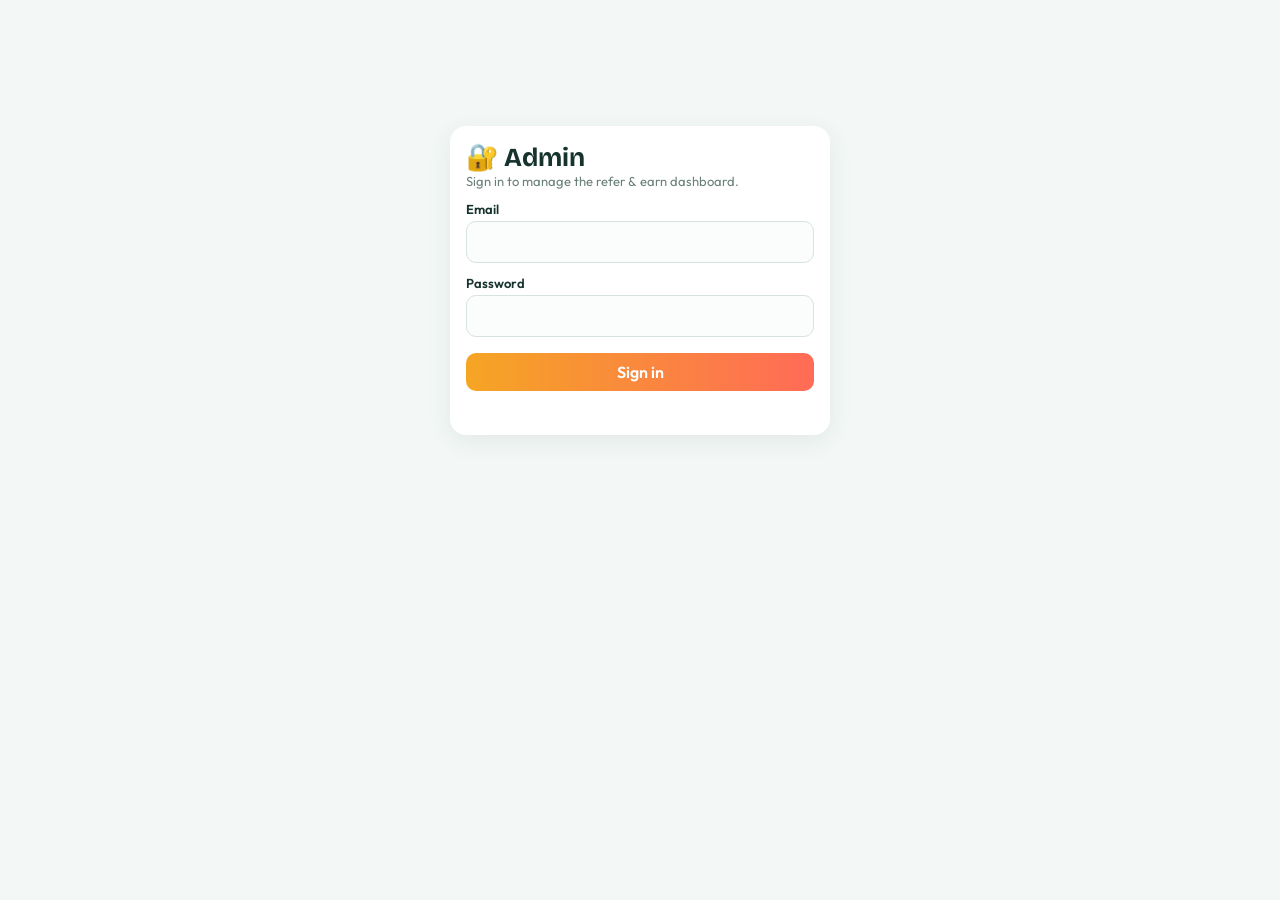
<file: admin-referrals.html>
<!doctype html>
<html lang="en">
<head>
<meta charset="utf-8">
<meta name="viewport" content="width=device-width,initial-scale=1">
<meta name="robots" content="noindex,nofollow">
<title>Refer &amp; earn · Admin</title>
<link href="https://fonts.googleapis.com/css2?family=Bricolage+Grotesque:wght@700;800&family=Outfit:wght@400;500;600;700&display=swap" rel="stylesheet">
<style>
:root{--ink:#17332d;--mut:#6b8079;--acc:#F5A524;--acc2:#FF6B57;--ok:#14A38B;--bad:#d64545;--line:#e3ece8;--bg:#f3f8f6}
*{box-sizing:border-box;margin:0}
body{font-family:Outfit,system-ui,sans-serif;color:var(--ink);background:var(--bg);min-height:100vh}
button,input,select{font:inherit}
.wrap{max-width:1180px;margin:0 auto;padding:18px 14px 60px}
h1{font-family:'Bricolage Grotesque',sans-serif;font-size:26px}h3{font-family:'Bricolage Grotesque',sans-serif;margin:14px 0 6px}
.top{display:flex;align-items:center;gap:10px;flex-wrap:wrap;margin-bottom:14px}.top .sp{flex:1}.who{font-size:13px;color:var(--mut)}
.btn{border:0;border-radius:10px;padding:9px 14px;font-weight:600;cursor:pointer;background:linear-gradient(90deg,var(--acc),var(--acc2));color:#fff;text-decoration:none;display:inline-block}
.btn.g{background:#e9f1ee;color:var(--ink)}.btn.r{background:#fde8e8;color:var(--bad)}.btn.ok{background:#dff6ef;color:#0b7a64}.btn.s{padding:5px 9px;font-size:12px;border-radius:8px}.btn:disabled{opacity:.5;cursor:not-allowed}
.card{background:#fff;border-radius:16px;box-shadow:0 6px 24px #17332d14;padding:16px}
.login{max-width:380px;margin:12vh auto 0}.login label{display:block;font-size:13px;font-weight:600;margin:12px 0 4px}
input[type=text],input[type=email],input[type=password],input[type=number],input[type=date],select{width:100%;padding:10px 12px;border:1.5px solid #d6e3de;border-radius:10px;background:#fafdfc}
.err{color:var(--bad);font-size:13px;margin-top:10px;min-height:18px}
.stats{display:grid;grid-template-columns:repeat(auto-fit,minmax(150px,1fr));gap:10px;margin-bottom:14px}
.stat{background:#fff;border-radius:14px;padding:12px 14px;box-shadow:0 4px 16px #17332d10}.stat b{display:block;font-family:'Bricolage Grotesque',sans-serif;font-size:25px}.stat span{font-size:12px;color:var(--mut)}
.stat.warn b{color:var(--bad)}.stat.good b{color:var(--ok)}
.tabs{display:flex;gap:6px;margin-bottom:12px;flex-wrap:wrap}.tabs button{border:0;background:#e5eeea;padding:9px 16px;border-radius:99px;font-weight:600;cursor:pointer}.tabs button.on{background:var(--ink);color:#fff}
.bar{display:flex;gap:8px;flex-wrap:wrap;margin-bottom:10px;align-items:center}.bar input,.bar select{width:auto;flex:1;min-width:130px}
.tw{overflow-x:auto}table{width:100%;border-collapse:collapse;font-size:13.5px}
th{text-align:left;font-size:11.5px;text-transform:uppercase;letter-spacing:.05em;color:var(--mut);padding:8px;border-bottom:2px solid var(--line);white-space:nowrap}
td{padding:9px 8px;border-bottom:1px solid var(--line);vertical-align:top}tr:hover td{background:#fbfdfc}
.pill{display:inline-block;padding:2px 9px;border-radius:99px;font-size:11.5px;font-weight:700;white-space:nowrap}
.pill.ok{background:#dff6ef;color:#0b7a64}.pill.bad{background:#fde8e8;color:var(--bad)}.pill.wait{background:#fff1cf;color:#a86a00}.pill.off{background:#eee;color:#666}
.acts{display:flex;gap:5px;flex-wrap:wrap}a{color:#0f8a74;font-weight:600}
.msg{margin:10px 0;padding:10px 12px;border-radius:10px;background:#e9f6f1;font-size:13.5px}.msg.bad{background:#fde8e8;color:var(--bad)}
.empty{color:var(--mut);padding:16px 4px}.small{font-size:12px;color:var(--mut)}
.set{display:grid;gap:14px;max-width:520px}.set label{font-weight:600;font-size:14px;display:block;margin-bottom:4px}
.tl{list-style:none;padding:0}.tl li{padding:9px 0 9px 14px;border-left:3px solid var(--line);margin-left:6px;position:relative;font-size:14px}
.tl li::before{content:"";position:absolute;left:-8px;top:14px;width:11px;height:11px;border-radius:50%;background:var(--c,#999);border:2px solid #fff}
.tl small{display:block;color:var(--mut)}
.row{display:flex;gap:10px;align-items:center;flex-wrap:wrap}
</style>
</head>
<body>
<div class="wrap" id="app"></div>
<script>
/* Filled in for you from your other admin page. */
const ADM={DB:'https://friend-museum-default-rtdb.firebaseio.com/',API_KEY:'AIzaSyDowauPOBzS6sZu6HLq7b2Ii8zO-KuC8e0'};

const $=(s,r=document)=>r.querySelector(s);
const esc=s=>String(s==null?'':s).replace(/[&<>"']/g,c=>({'&':'&amp;','<':'&lt;','>':'&gt;','"':'&quot;',"'":'&#39;'}[c]));
const app=$('#app');
const money=n=>'₹'+(+n||0).toLocaleString('en-IN');
const fmt=t=>t?new Date(t).toLocaleString([], {dateStyle:'medium',timeStyle:'short'}):'—';
const dir=location.href.split('#')[0].split('?')[0].replace(/[^/]*$/,'');
let auth=null,D={referrals:{},audit:{},paid:{},referrers:{},meta:{},settings:{},partner:{},payreq:{}},tab='overview',note='';
let F={rs:'',rq:'',pq:'',hk:'',hq:'',ps:''},RG={from:'',to:''};

/* ---------- database (signed in as the admin) ---------- */
async function refresh(){
  const r=await fetch('https://securetoken.googleapis.com/v1/token?key='+ADM.API_KEY,{method:'POST',headers:{'Content-Type':'application/x-www-form-urlencoded'},body:'grant_type=refresh_token&refresh_token='+encodeURIComponent(auth.refreshToken)});
  if(!r.ok)throw new Error('Session expired. Please sign in again.');
  const j=await r.json();auth.idToken=j.id_token;auth.refreshToken=j.refresh_token;auth.at=Date.now();
}
async function fb(method,path,body,retry=true){
  let r;
  try{r=await fetch(ADM.DB.replace(/\/+$/,'')+'/'+path+'.json?auth='+encodeURIComponent(auth.idToken),{method,body:body===undefined?undefined:JSON.stringify(body)})}
  catch(e){throw new Error('Could not reach the database ('+e.message+').')}
  if(r.status==401&&retry&&auth.refreshToken&&Date.now()-(auth.at||0)>45*60*1000){await refresh();return fb(method,path,body,false)}
  if(r.status==401||r.status==403)throw new Error('Not allowed. Sign in with the admin account, and make sure the newest database Rules are published (firebase-rules.json).');
  if(!r.ok)throw new Error('Database error '+r.status);
  return r.json();
}

/* ---------- sign in (or reuse the sign-in from the main admin page) ---------- */
function loginView(msg=''){
  app.innerHTML=`<div class="card login"><h1>🔐 Admin</h1><p class="who">Sign in to manage the refer &amp; earn dashboard.</p>
  <label>Email</label><input type="email" id="em" autocomplete="username"><label>Password</label><input type="password" id="pw" autocomplete="current-password">
  <button class="btn" id="go" style="width:100%;margin-top:16px">Sign in</button><div class="err" id="er">${esc(msg)}</div></div>`;
  const go=async()=>{
    $('#er').textContent='';$('#go').disabled=true;
    try{
      const r=await fetch('https://identitytoolkit.googleapis.com/v1/accounts:signInWithPassword?key='+ADM.API_KEY,{method:'POST',headers:{'Content-Type':'application/json'},body:JSON.stringify({email:$('#em').value.trim(),password:$('#pw').value,returnSecureToken:true})});
      const j=await r.json();if(!r.ok)throw new Error(({EMAIL_NOT_FOUND:'No such admin account.',INVALID_PASSWORD:'Wrong password.',INVALID_LOGIN_CREDENTIALS:'Wrong email or password.'})[j.error&&j.error.message]||'Sign-in failed');
      auth={idToken:j.idToken,refreshToken:j.refreshToken,email:j.email,at:Date.now()};await load();
    }catch(e){$('#er').textContent=/failed to fetch|networkerror|load failed/i.test(e.message)?'Could not reach Google. Check your connection or try a private window.':e.message;$('#go').disabled=false}
  };
  $('#go').onclick=go;$('#pw').onkeydown=e=>{if(e.key=='Enter')go()};
}

/* ---------- load everything ---------- */
async function load(){
  app.innerHTML='<div class="card login"><h1>Loading… ⏳</h1></div>';
  try{
    const g=p=>fb('GET',p).then(v=>v||{});
    const [referrals,audit,paid,referrers,meta,settings,partner,payreq]=await Promise.all(['referrals','refaudit','refpaid','referrers','refmeta','settings','partner','payreq'].map(g));
    D={referrals,audit,paid,referrers,meta,settings,partner,payreq};
    render();
  }catch(e){auth=null;loginView(e.message)}
}

/* ---------- derived data ---------- */
const RS=()=>Object.assign({on:true,reward:20,min:20,every:false},D.settings.refer||{});
const okS=s=>s=='success'||s=='approved';   // pending = friend reached the preview page; success = friend paid and the link was created
const nameOf=rc=>(D.referrers[rc]||{}).name||rc;
// what the referrer typed on their own page wins over what you entered
const det=rc=>{const m=D.meta[rc]||{},q=D.partner[m.pk]||{};return{contact:[q.phone,q.email].filter(Boolean).join(' · ')||m.contact||'',upi:q.upi||m.upi||'',pk:m.pk||''}};
const partnerUrl=pk=>dir+'partner.html#k='+pk;
const newKey=()=>{const a=new Uint8Array(20);crypto.getRandomValues(a);return Array.from(a,b=>'abcdefghijklmnopqrstuvwxyz0123456789'[b%36]).join('')};
const reqList=()=>{const a=[];Object.entries(D.payreq).forEach(([pk,o])=>Object.entries(o||{}).forEach(([id,q])=>a.push(Object.assign({pk,id,who:nameOf(q.rcode)},q))));return a.sort((x,y)=>(y.t||0)-(x.t||0))};
const refList=()=>{const a=[];Object.entries(D.referrals).forEach(([rc,o])=>Object.entries(o||{}).forEach(([rid,r])=>a.push(Object.assign({rcode:rc,rid,a:D.audit[rid]||{},who:nameOf(rc),note:(D.audit[rid]||{}).note||''},r))));return a.sort((x,y)=>(y.t||0)-(x.t||0))};
const payList=()=>Object.entries(D.paid).map(([id,p])=>Object.assign({id,who:nameOf(p.rcode)},p)).sort((x,y)=>(y.t||0)-(x.t||0));
const balance=rc=>{const earned=refList().filter(r=>r.rcode==rc&&okS(r.st)).reduce((s,r)=>s+(+r.amt||0),0),paid=payList().filter(p=>p.rcode==rc).reduce((s,p)=>s+(+p.amount||0),0);return{earned,paid,due:earned-paid}};
const inRange=t=>{if(!t)return false;const d=new Date(t).toISOString().slice(0,10);return(!RG.from||d>=RG.from)&&(!RG.to||d<=RG.to)};
const linkOf=rc=>dir+'index.html#ref='+rc;
function events(){
  const e=[];
  Object.entries(D.referrers).forEach(([rc,r])=>e.push({t:r.t,k:'join',c:'#5B62E8',text:`${r.name} was added as a referrer`,sub:'Code '+rc}));
  refList().forEach(r=>{
    e.push({t:r.t,k:'referral',c:'#F5A524',text:`${r.who} has a new pending referral: a friend reached the preview page`,sub:'Not paid yet'});
    if(okS(r.st)&&r.at)e.push({t:r.at,k:'approved',c:'#14A38B',text:`Success: ${r.a.name||'a friend'} paid and created a ${r.a.type=='bday'?'birthday':r.a.type=='diwali'?'Diwali':'friendship'} gift for ${r.who} (+${money(r.amt)})`,sub:'Payment '+(r.a.pay||'?')});
    if(r.st=='rejected'&&r.at)e.push({t:r.at,k:'rejected',c:'#d64545',text:`Rejected a referral for ${r.who}`,sub:r.note||''});
  });
  reqList().forEach(q=>e.push({t:q.t,k:'request',c:'#FF6B57',text:`${q.who} requested ${money(q.amount)}`,sub:'To '+q.upi+(q.status=='rejected'?' · declined':'')}));
  payList().forEach(p=>e.push({t:p.t,k:'paid',c:'#0b7a64',text:`Paid ${money(p.amount)} to ${p.who}`,sub:[p.ref?'reference '+p.ref:'',p.note||''].filter(Boolean).join(' · ')}));
  return e.filter(x=>x.t).sort((a,b)=>b.t-a.t);
}
const say=(m,bad)=>{note=m?`<div class="msg ${bad?'bad':''}">${esc(m)}</div>`:'';const n=$('#note');if(n)n.innerHTML=note};
function csv(name,head,rows){const q=v=>'"'+String(v==null?'':v).replace(/"/g,'""')+'"';const t=head.join(',')+'\n'+rows.map(r=>r.map(q).join(',')).join('\n');const a=document.createElement('a');a.href=URL.createObjectURL(new Blob([t],{type:'text/csv'}));a.download=name;a.click()}
const pillR=s=>okS(s)?'<span class="pill ok">✅ success</span>':s=='rejected'?'<span class="pill bad">✖ rejected</span>':'<span class="pill wait">⏳ pending</span>';
const payLink=p=>p?`<a target="_blank" rel="noopener" href="https://dashboard.razorpay.com/app/payments/${encodeURIComponent(p)}">${esc(p)}</a>`:'<span class="pill bad">none</span>';
const slug=s=>String(s||'').toLowerCase().replace(/[^a-z0-9]+/g,'-').replace(/^-+|-+$/g,'').slice(0,18)||'ref';
const rnd=()=>Math.random().toString(36).slice(2,6);

/* ---------- main view ---------- */
function render(){
  const R=refList(),P=payList(),S=RS(),Q=reqList().filter(q=>q.status=='requested');
  const pend=R.filter(r=>r.st=='pending'),appr=R.filter(r=>okS(r.st));
  const sum=(a,k)=>a.reduce((s,x)=>s+(+x[k]||0),0);
  const earned=sum(appr,'amt'),paid=sum(P,'amount');
  app.innerHTML=`<div class="top"><h1>💰 Refer &amp; earn · admin</h1><span class="sp"></span><span class="who">${esc(auth.email||'')}</span><a class="btn g" href="admin.html">← Main admin</a><button class="btn g" id="rf">↻ Refresh</button><button class="btn g" id="lo">Sign out</button></div>
  <div class="stats">
   <div class="stat"><b>${Object.keys(D.referrers).length}</b><span>Referrers</span></div>
   <div class="stat ${pend.length?'warn':''}"><b>${pend.length}</b><span>Pending (previewed, not paid)</span></div>
   <div class="stat good"><b>${appr.length}</b><span>Success (${money(earned)})</span></div>
   <div class="stat good"><b>${money(paid)}</b><span>Paid out so far</span></div>
   <div class="stat ${Q.length?'warn':''}"><b>${Q.length}</b><span>Payment requests (${money(Q.reduce((s,q)=>s+(+q.amount||0),0))})</span></div>
   <div class="stat ${earned-paid>0?'warn':''}"><b>${money(Math.max(0,earned-paid))}</b><span>Still to pay</span></div>
   <div class="stat ${S.on?'good':'warn'}"><b>${S.on?'On':'Paused'}</b><span>Program · ${money(S.reward)} per referral</span></div></div>
  <div id="note">${note}</div>
  <div class="tabs">${[['overview','📊 Overview'],['referrers','👥 Referrers ('+Object.keys(D.referrers).length+')'],['referrals','🤝 Referrals ('+R.length+')'],['payouts','💸 Requests & payouts ('+(Q.length?Q.length+' new · ':'')+P.length+')'],['history','🕘 History'],['reports','📈 Reports'],['settings','⚙️ Settings']].map(t=>`<button data-t="${t[0]}" class="${tab==t[0]?'on':''}">${t[1]}</button>`).join('')}</div>
  <div class="card" id="pane"></div>`;
  $('#rf').onclick=load;$('#lo').onclick=()=>{auth=null;try{localStorage.removeItem('om_admin_tok')}catch(e){}loginView()};
  app.querySelectorAll('.tabs button').forEach(b=>b.onclick=()=>{tab=b.dataset.t;note='';render()});
  ({overview:paneOverview,referrers:paneReferrers,referrals:paneReferrals,payouts:panePayouts,history:paneHistory,reports:paneReports,settings:paneSettings})[tab]();
}

/* ---------- overview ---------- */
function paneOverview(){
  const R=refList(),S=RS(),pane=$('#pane');
  const top=Object.keys(D.referrers).map(rc=>({rc,name:nameOf(rc),...balance(rc),n:R.filter(r=>r.rcode==rc&&okS(r.st)).length})).sort((a,b)=>b.earned-a.earned).slice(0,5);
  const toDo=[],pend=R.filter(r=>r.st=='pending').length,due=Object.keys(D.referrers).filter(rc=>balance(rc).due>0).length;
  if(!Object.keys(D.referrers).length)toDo.push(`<li>No referrers yet → <a href="#" data-go="referrers">add your first referrer</a></li>`);
  const nq=reqList().filter(q=>q.status=='requested').length;
  if(nq)toDo.push(`<li><b>${nq}</b> payment request${nq==1?'':'s'} from referrers → <a href="#" data-go="payouts">open Requests</a></li>`);
  if(pend)toDo.push(`<li><b>${pend}</b> pending referral${pend==1?'':'s'}: the friend reached the preview but has not paid yet → <a href="#" data-go="referrals">open Referrals</a></li>`);
  if(due)toDo.push(`<li><b>${due}</b> referrer${due==1?' has':'s have'} money waiting to be paid → <a href="#" data-go="referrers">open Referrers</a></li>`);
  pane.innerHTML=`<h3 style="margin-top:0">What needs your attention</h3>${toDo.length?`<ul style="padding-left:20px;line-height:1.9">${toDo.join('')}</ul>`:'<p class="empty">Nothing waiting. 🎉</p>'}
  <h3>How it works</h3><ol style="padding-left:20px;line-height:1.8;font-size:14px"><li>You add a person under <b>Referrers</b>. They get a referral link <b>and</b> a private partner page link (their report, details and payment requests). Send them both.</li><li>Someone opens that link and reaches the <b>preview page</b> of their gift: a <b>pending</b> referral appears here (no reward yet).</li><li>When that person <b>pays and creates the link</b>, the same referral turns into a <b>success</b> automatically and the referrer earns ${money(S.reward)}. Check successes against the payment in Razorpay; <b>Reject</b> any that look fake.</li><li>They can request a payment from their page. You pay it, then press <b>Mark paid</b> under Requests &amp; payouts. (You can also record a payout yourself from the Referrers tab.)</li></ol>
  <p class="small">The partner page is not linked from your public site. Only people you send the personal link to can open it.</p>
  <h3>Top referrers</h3>${top.length?`<div class="tw"><table><thead><tr><th>Referrer</th><th>Success</th><th>Earned</th><th>Paid</th><th>To pay</th></tr></thead><tbody>${top.map(t=>`<tr><td>${esc(t.name)} <span class="small">${esc(t.rc)}</span></td><td>${t.n}</td><td>${money(t.earned)}</td><td>${money(t.paid)}</td><td>${money(t.due)}</td></tr>`).join('')}</tbody></table></div>`:'<p class="empty">No referrers yet.</p>'}`;
  pane.querySelectorAll('[data-go]').forEach(a=>a.onclick=e=>{e.preventDefault();tab=a.dataset.go;render()});
}

/* ---------- referrers (the admin creates them) ---------- */
function paneReferrers(){
  const R=refList();
  const rows=()=>Object.entries(D.referrers).map(([rc,r])=>({rc,...r,m:D.meta[rc]||{},...balance(rc),ok:R.filter(x=>x.rcode==rc&&okS(x.st)).length,wait:R.filter(x=>x.rcode==rc&&x.st=='pending').length,no:R.filter(x=>x.rcode==rc&&x.st=='rejected').length})).sort((a,b)=>(b.t||0)-(a.t||0));
  $('#pane').innerHTML=`<h3 style="margin-top:0">➕ Add a referrer</h3>
  <div class="bar"><input id="nn" type="text" placeholder="Name (e.g. Sam)" maxlength="30"><input id="nc" type="text" placeholder="Phone or email (optional)" maxlength="80"><input id="nu" type="text" placeholder="UPI ID for payouts (optional)" maxlength="80"><button class="btn" id="add">Create link</button></div>
  <p class="small" style="margin-bottom:12px">The link is made from the name, for example <b>sam-k3j9</b>. Each person also gets a private <b>partner page</b> link (their report, details and payment requests). Only you can see the phone, email and UPI ID.</p>
  <div class="bar"><input id="q" type="text" placeholder="Search name, code, phone…" value="${esc(F.pq)}"></div>
  <div class="tw"><table><thead><tr><th>Added</th><th>Referrer</th><th>Link</th><th>✅ / ⏳ / ✖</th><th>Earned</th><th>Paid</th><th>To pay</th><th>Actions</th></tr></thead><tbody id="tb"></tbody></table></div><div id="emp"></div>`;
  const draw=()=>{const q=F.pq.toLowerCase(),l=rows().filter(x=>!q||(x.name+' '+x.rc+' '+det(x.rc).contact+' '+det(x.rc).upi).toLowerCase().includes(q));
    $('#tb').innerHTML=l.map(x=>`<tr><td>${fmt(x.t)}</td><td><b>${esc(x.name)}</b><div class="small">${esc(x.rc)}${det(x.rc).contact?' · '+esc(det(x.rc).contact):''}${det(x.rc).upi?'<br>UPI: '+esc(det(x.rc).upi):''}</div></td>
      <td><div class="acts"><button class="btn s g" data-a="cl" data-c="${esc(x.rc)}">Copy referral link</button>${det(x.rc).pk?`<button class="btn s g" data-a="pp" data-c="${esc(x.rc)}">Copy partner page</button>`:`<button class="btn s ok" data-a="mk" data-c="${esc(x.rc)}">Create partner page</button>`}<a class="btn s g" target="_blank" rel="noopener" href="https://wa.me/?text=${encodeURIComponent('Make a personalised gift for someone you love: '+linkOf(x.rc))}">WhatsApp</a></div></td>
      <td>${x.ok} / ${x.wait} / ${x.no}</td><td>${money(x.earned)}</td><td>${money(x.paid)}</td><td><b>${money(x.due)}</b></td>
      <td><div class="acts"><button class="btn s ok" data-a="pay" data-c="${esc(x.rc)}" ${x.due>0?'':'disabled'}>Record payout</button><button class="btn s g" data-a="ed" data-c="${esc(x.rc)}">Edit</button><button class="btn s r" data-a="del" data-c="${esc(x.rc)}">Remove</button></div></td></tr>`).join('');
    $('#emp').innerHTML=l.length?'':'<div class="empty">No referrers yet. Add one above.</div>'};
  draw();$('#q').oninput=e=>{F.pq=e.target.value;draw()};
  $('#add').onclick=async()=>{
    const name=$('#nn').value.trim(),contact=$('#nc').value.trim(),upi=$('#nu').value.trim();
    if(!name)return say('Enter the person’s name.',true);
    if(upi&&!/^[A-Za-z0-9._-]{2,256}@[A-Za-z]{2,64}$/.test(upi))return say('That UPI ID does not look right (example: name@okhdfcbank).',true);
    try{
      let code='',tries=0;
      while(tries++<6){const c=slug(name.split(/\s+/)[0])+'-'+rnd();if(!(await fb('GET','referrers/'+c))){code=c;break}}
      if(!code)return say('Could not make a free code. Try again.',true);
      const rec={name,t:Date.now()},m={pk:newKey()};if(contact)m.contact=contact;if(upi)m.upi=upi;
      await fb('PUT','referrers/'+code,rec);D.referrers[code]=rec;
      await fb('PUT','refkeys/'+m.pk,code);await fb('PUT','refmeta/'+code,m);D.meta[code]=m
      say('Added '+name+'. Referral link: '+linkOf(code)+' · Partner page: '+partnerUrl(m.pk));render();
    }catch(e){say(e.message,true)}};
  $('#tb').onclick=async e=>{const b=e.target.closest('button[data-a]');if(!b||b.disabled)return;const rc=b.dataset.c,a=b.dataset.a;
    try{
      if(a=='cl'){await navigator.clipboard.writeText(linkOf(rc));b.textContent='Copied ✓';return}
      if(a=='pp'){await navigator.clipboard.writeText(partnerUrl(det(rc).pk));b.textContent='Copied ✓';return}
      if(a=='mk'){const m=Object.assign({},D.meta[rc]||{},{pk:newKey()});await fb('PUT','refkeys/'+m.pk,rc);await fb('PUT','refmeta/'+rc,m);D.meta[rc]=m;say('Partner page created for '+nameOf(rc)+': '+partnerUrl(m.pk));render();return}
      if(a=='pay'){const bal=balance(rc).due;const v=prompt('Amount paid to '+nameOf(rc)+' (₹). Owed now: '+money(bal),bal);if(v===null)return;const amt=Math.round(+v);
        if(!(amt>0&&amt<=100000))return say('Enter an amount between ₹1 and ₹1,00,000.',true);
        if(amt>bal&&!confirm('That is more than the '+money(bal)+' owed. Record it anyway?'))return;
        const ref=prompt('UPI reference (UTR) or a note (optional):','');if(ref===null)return;
        const id='p'+Date.now().toString(36)+rnd(),rec={rcode:rc,amount:amt,t:Date.now()};if(ref.trim())rec.ref=ref.trim().slice(0,80);
        await fb('PUT','refpaid/'+id,rec);D.paid[id]=rec;say('Recorded '+money(amt)+' paid to '+nameOf(rc)+'.');render();return}
      if(a=='ed'){const cur=D.referrers[rc],m=D.meta[rc]||{};
        const name=prompt('Name:',cur.name);if(name===null)return;
        const contact=prompt('Phone or email (optional):',det(rc).contact);if(contact===null)return;
        const upi=prompt('UPI ID (optional):',det(rc).upi);if(upi===null)return;
        if(!name.trim())return say('A name is needed.',true);
        if(upi.trim()&&!/^[A-Za-z0-9._-]{2,256}@[A-Za-z]{2,64}$/.test(upi.trim()))return say('That UPI ID does not look right.',true);
        const rec={name:name.trim().slice(0,30),t:cur.t},mm={};if(m.pk)mm.pk=m.pk;if(contact.trim())mm.contact=contact.trim();if(upi.trim())mm.upi=upi.trim();
        await fb('PUT','referrers/'+rc,rec);D.referrers[rc]=rec;
        await fb('PUT','refmeta/'+rc,Object.keys(mm).length?mm:null);if(Object.keys(mm).length)D.meta[rc]=mm;else delete D.meta[rc];
        say('Saved.');render();return}
      if(a=='del'){if(!confirm('Remove '+nameOf(rc)+'? Their link stops earning new referrals. Existing referrals and payouts stay in the records.'))return;
        const pk=det(rc).pk;await fb('DELETE','referrers/'+rc);if(pk){await fb('DELETE','refkeys/'+pk);fb('DELETE','partner/'+pk).catch(()=>{})}delete D.referrers[rc];delete D.meta[rc];fb('DELETE','refmeta/'+rc).catch(()=>{});say('Removed.');render()}
    }catch(err){say(err.message,true)}};
}

/* ---------- referrals ---------- */
// The saved gift records who referred it and which payment bought it. If the claim says something else, it is flagged.
const gcache={};
async function giftCheck(r){
  if(gcache[r.rid])return gcache[r.rid];
  if(!r.a.gift)return{ok:false,why:'no gift on record'};
  try{
    const [ref,pay]=await Promise.all([fb('GET','gifts/'+encodeURIComponent(r.a.gift)+'/ref'),fb('GET','gifts/'+encodeURIComponent(r.a.gift)+'/payId')]);
    const res=(!ref&&!pay)?{ok:false,why:'gift not found'}:(ref===r.rcode&&pay===r.a.pay)?{ok:true}:{ok:false,why:ref!==r.rcode?'the gift names another referrer':'the gift has another payment ID'};
    return gcache[r.rid]=res;
  }catch(e){return{ok:false,why:'could not check'}}
}
function paneReferrals(){
  const pane=$('#pane');
  pane.innerHTML=`<div class="bar"><input id="q" type="text" placeholder="Search referrer, friend, payment ID…" value="${esc(F.rq)}"><select id="s"><option value="">All statuses</option>${['pending','success','rejected'].map(s=>`<option ${F.rs==s?'selected':''}>${s}</option>`).join('')}</select></div>
  <p class="small" style="margin-bottom:8px"><b>Pending</b> = the friend reached the preview page. <b>Success</b> = the friend paid and created the link (the reward counts). For each success, click the payment ID to confirm in Razorpay that it is real and not the referrer paying themselves. Reject it if not.</p>
  <div class="tw"><table><thead><tr><th>Date</th><th>Referrer</th><th>Friend &amp; gift</th><th>Payment</th><th>Gift check</th><th>Status</th><th>Actions</th></tr></thead><tbody id="tb"></tbody></table></div><div id="emp"></div>`;
  const draw=()=>{
    const q=F.rq.toLowerCase(),list=refList().filter(r=>(!F.rs||(F.rs=='success'?okS(r.st):r.st==F.rs))&&(!q||[r.who,r.rcode,r.a.name,r.a.from,r.a.pay].join(' ').toLowerCase().includes(q)));
    $('#tb').innerHTML=list.map(r=>`<tr><td>${fmt(r.t)}</td><td>${esc(r.who)}<div class="small">${esc(r.rcode)}</div></td>
      <td>${r.a.name?esc(r.a.name):(r.st=='pending'?'<span class="small">Friend previewed a gift</span>':'—')}<div class="small">${r.a.from?'by '+esc(r.a.from)+' · ':''} · ${r.a.type?(r.a.type=='bday'?'🎂 birthday':r.a.type=='diwali'?'🪔 Diwali':'🤝 friendship'):''}${r.a.gift?` · <a target="_blank" rel="noopener" href="${dir}index.html#c=${encodeURIComponent(r.a.gift)}">open</a>`:''}</div></td>
      <td>${payLink(r.a.pay)}</td><td data-chk="${esc(r.rid)}">${okS(r.st)?'<span class="small">checking…</span>':'—'}</td><td>${pillR(r.st)}${okS(r.st)?'<div class="small">+'+money(r.amt)+' · '+fmt(r.at)+'</div>':r.note?'<div class="small">'+esc(r.note)+'</div>':''}</td>
      <td><div class="acts">${!okS(r.st)?`<button class="btn s ok" data-a="ap" data-r="${esc(r.rcode)}" data-i="${esc(r.rid)}">Mark success</button>`:''}${r.st!='rejected'?`<button class="btn s r" data-a="rj" data-r="${esc(r.rcode)}" data-i="${esc(r.rid)}">Reject</button>`:''}${r.st!='pending'?`<button class="btn s g" data-a="pe" data-r="${esc(r.rcode)}" data-i="${esc(r.rid)}">Back to pending</button>`:''}</div></td></tr>`).join('');
    $('#emp').innerHTML=list.length?'':'<div class="empty">No referrals match.</div>';
    list.filter(r=>okS(r.st)).slice(0,60).forEach(r=>giftCheck(r).then(res=>{const c=$('[data-chk="'+r.rid+'"]');if(c)c.innerHTML=res.ok?'<span class="pill ok">✓ matches</span>':'<span class="pill bad" title="'+esc(res.why)+'">⚠️ '+esc(res.why)+'</span>'}));
  };
  draw();
  $('#q').oninput=e=>{F.rq=e.target.value;draw()};$('#s').onchange=e=>{F.rs=e.target.value;draw()};
  const upd=async(rc,rid,patch,msg)=>{try{await fb('PATCH','referrals/'+rc+'/'+rid,patch);Object.assign(D.referrals[rc][rid],patch);say(msg);render()}catch(e){say(e.message,true)}};
  $('#tb').onclick=e=>{const b=e.target.closest('button[data-a]');if(!b)return;const rc=b.dataset.r,rid=b.dataset.i,a=b.dataset.a;
    if(a=='ap')upd(rc,rid,{st:'success',amt:RS().reward,at:Date.now()},'Marked as a success. The referrer earned '+money(RS().reward)+'.');
    if(a=='rj'){const n=prompt('Why is this referral not valid? (shown only to you)','Payment not verified');if(n===null)return;(async()=>{try{if(D.audit[rid]){await fb('PATCH','refaudit/'+rid,{note:n});D.audit[rid].note=n}}catch(e){}upd(rc,rid,{st:'rejected',at:Date.now()},'Referral rejected.')})()}
    if(a=='pe')upd(rc,rid,{st:'pending'},'Moved back to pending (reward removed).')};
}

/* ---------- payment requests + payouts ---------- */
function panePayouts(){
  const Q=reqList();
  $('#pane').innerHTML=`<h3 style="margin-top:0">Payment requests</h3><p class="small" style="margin-bottom:8px">Referrers ask for these on their own page. Pay by UPI, then press <b>Mark paid</b> and enter the UPI reference. That also records the payout.</p>
  <div class="tw"><table><thead><tr><th>Requested</th><th>Referrer</th><th>UPI ID</th><th>Amount</th><th>Check</th><th>Status</th><th>Actions</th></tr></thead><tbody id="qb"></tbody></table></div><div id="qe"></div>
  <h3 style="margin-top:22px">Payouts made</h3><div class="bar"><input id="q" type="text" placeholder="Search name or reference…" value="${esc(F.ps)}"></div>
  <p class="small" style="margin-bottom:8px">Money you already paid. Record extra payouts from the <b>Referrers</b> tab. Delete one only if it was entered by mistake.</p>
  <div class="tw"><table><thead><tr><th>Date</th><th>Referrer</th><th>Amount</th><th>Reference</th><th></th></tr></thead><tbody id="tb"></tbody></table></div><div id="emp"></div>`;
  $('#qb').innerHTML=Q.map(q=>{const b=balance(q.rcode),over=q.status=='requested'&&q.amount>b.due;
    const upi='upi://pay?pa='+encodeURIComponent(q.upi)+'&pn='+encodeURIComponent(q.who)+'&am='+(+q.amount)+'&cu=INR&tn='+encodeURIComponent('Referral payout');
    return `<tr><td>${fmt(q.t)}</td><td>${esc(q.who)}<div class="small">${esc(q.rcode)}</div></td><td><b>${esc(q.upi)}</b></td><td><b>${money(q.amount)}</b></td>
    <td>${q.status=='requested'?(over?`<span class="pill bad">⚠️ more than the ${money(b.due)} owed</span>`:'<span class="pill ok">✓ within earnings</span>'):'—'}<div class="small">approved ${money(b.earned)} · paid ${money(b.paid)}</div></td>
    <td>${q.status=='paid'?'<span class="pill ok">✅ paid</span>':q.status=='rejected'?'<span class="pill bad">✖ declined</span>':'<span class="pill wait">⏳ requested</span>'}${q.status=='paid'?'<div class="small">'+fmt(q.at)+(q.ref?' · ref '+esc(q.ref):'')+'</div>':q.note?'<div class="small">'+esc(q.note)+'</div>':''}</td>
    <td><div class="acts">${q.status=='requested'?`<a class="btn s" href="${esc(upi)}">Pay</a><button class="btn s g" data-a="cp" data-u="${esc(q.upi)}">Copy UPI</button><button class="btn s ok" data-a="pd" data-k="${esc(q.pk)}" data-i="${esc(q.id)}">Mark paid</button><button class="btn s r" data-a="rj" data-k="${esc(q.pk)}" data-i="${esc(q.id)}">Decline</button>`:''}${q.status=='rejected'?`<button class="btn s g" data-a="re" data-k="${esc(q.pk)}" data-i="${esc(q.id)}">Re-open</button>`:''}</div></td></tr>`}).join('');
  $('#qe').innerHTML=Q.length?'':'<div class="empty">No payment requests yet.</div>';
  const updQ=async(k,id,patch,msg)=>{try{await fb('PATCH','payreq/'+k+'/'+id,patch);Object.assign(D.payreq[k][id],patch);say(msg);render()}catch(e){say(e.message,true)}};
  $('#qb').onclick=async e=>{const b=e.target.closest('button[data-a]');if(!b)return;const a=b.dataset.a,k=b.dataset.k,id=b.dataset.i;
    if(a=='cp'){navigator.clipboard.writeText(b.dataset.u).then(()=>{b.textContent='Copied ✓'}).catch(()=>{});return}
    if(a=='pd'){const q=D.payreq[k][id],ref=prompt('UPI reference (UTR) of your payment:','');if(ref===null)return;
      try{const pid='q'+id,rec={rcode:q.rcode,amount:q.amount,t:Date.now(),req:id};if(ref.trim())rec.ref=ref.trim().slice(0,80);
        await fb('PUT','refpaid/'+pid,rec);D.paid[pid]=rec;await updQ(k,id,{status:'paid',ref:ref.trim(),at:Date.now()},'Marked as paid and recorded as a payout.')}catch(err){say(err.message,true)}}
    if(a=='rj'){const n=prompt('Reason (the referrer will see this):','');if(n===null)return;updQ(k,id,{status:'rejected',note:n.trim(),at:Date.now()},'Request declined.')}
    if(a=='re')updQ(k,id,{status:'requested'},'Re-opened.')};
  const draw=()=>{const q=F.ps.toLowerCase(),l=payList().filter(p=>!q||[p.who,p.rcode,p.ref].join(' ').toLowerCase().includes(q));
    $('#tb').innerHTML=l.map(p=>`<tr><td>${fmt(p.t)}</td><td>${esc(p.who)}<div class="small">${esc(p.rcode)}</div></td><td><b>${money(p.amount)}</b></td><td>${esc(p.ref||'—')}</td><td><button class="btn s r" data-i="${esc(p.id)}">Delete</button></td></tr>`).join('');
    $('#emp').innerHTML=l.length?'':'<div class="empty">No payouts recorded yet.</div>'};
  draw();$('#q').oninput=e=>{F.ps=e.target.value;draw()};
  $('#tb').onclick=async e=>{const b=e.target.closest('button[data-i]');if(!b||!confirm('Delete this payout record? The amount goes back to “to pay”.'))return;
    try{await fb('DELETE','refpaid/'+b.dataset.i);delete D.paid[b.dataset.i];say('Payout record deleted.');render()}catch(err){say(err.message,true)}};
}

/* ---------- history ---------- */
function paneHistory(){
  const kinds=[['','Everything'],['join','Referrers added'],['referral','New referrals'],['approved','Success'],['rejected','Rejected'],['request','Payment requests'],['paid','Payouts']];
  $('#pane').innerHTML=`<div class="bar"><input id="q" type="text" placeholder="Search the history…" value="${esc(F.hq)}"><select id="k">${kinds.map(k=>`<option value="${k[0]}" ${F.hk==k[0]?'selected':''}>${k[1]}</option>`).join('')}</select><button class="btn g" id="ex">⬇ CSV</button></div><ul class="tl" id="tl"></ul><div id="emp"></div>`;
  const get=()=>{const q=F.hq.toLowerCase();return events().filter(e=>(!F.hk||e.k==F.hk)&&(!q||(e.text+' '+(e.sub||'')).toLowerCase().includes(q)))};
  const draw=()=>{const l=get();$('#tl').innerHTML=l.map(e=>`<li style="--c:${e.c}"><b>${esc(e.text)}</b>${e.sub?`<small>${esc(e.sub)}</small>`:''}<small>${fmt(e.t)}</small></li>`).join('');$('#emp').innerHTML=l.length?'':'<div class="empty">Nothing yet.</div>'};
  draw();
  $('#q').oninput=e=>{F.hq=e.target.value;draw()};$('#k').onchange=e=>{F.hk=e.target.value;draw()};
  $('#ex').onclick=()=>csv('referral-history.csv',['when','type','what','details'],get().map(e=>[new Date(e.t).toISOString(),e.k,e.text,e.sub||'']));
}

/* ---------- reports ---------- */
function paneReports(){
  $('#pane').innerHTML=`<div class="bar"><label class="small">From</label><input type="date" id="f" value="${esc(RG.from)}" style="max-width:170px"><label class="small">To</label><input type="date" id="t" value="${esc(RG.to)}" style="max-width:170px"><button class="btn g" id="clr">Clear dates</button></div><div id="rep"></div>
  <h3>Download</h3><div class="row"><button class="btn g" id="e1">⬇ Referrals</button><button class="btn g" id="e2">⬇ Payouts</button><button class="btn g" id="e3">⬇ Referrers</button><button class="btn g" id="e4">⬇ Monthly summary</button></div>`;
  const sel=t=>RG.from||RG.to?inRange(t):true;
  const R=()=>refList().filter(r=>sel(r.t)),P=()=>payList().filter(p=>sel(p.t));
  const months=()=>{const m={};const g=k=>m[k]=m[k]||{ref:0,ok:0,okAmt:0,paid:0,paidAmt:0};
    R().forEach(r=>{const x=g(new Date(r.t).toISOString().slice(0,7));x.ref++;if(okS(r.st)){x.ok++;x.okAmt+=+r.amt||0}});
    P().forEach(p=>{const x=g(new Date(p.t).toISOString().slice(0,7));x.paid++;x.paidAmt+=+p.amount||0});
    return Object.entries(m).sort((a,b)=>b[0].localeCompare(a[0]))};
  const draw=()=>{
    const r=R(),p=P(),ok=r.filter(x=>okS(x.st)),mo=months();
    const tops=Object.entries(r.reduce((o,x)=>{(o[x.rcode]=o[x.rcode]||{n:0,ok:0,amt:0,who:x.who});o[x.rcode].n++;if(okS(x.st)){o[x.rcode].ok++;o[x.rcode].amt+=+x.amt||0}return o},{})).sort((a,b)=>b[1].amt-a[1].amt||b[1].n-a[1].n).slice(0,10);
    $('#rep').innerHTML=`<div class="stats"><div class="stat"><b>${r.length}</b><span>Referrals</span></div><div class="stat good"><b>${ok.length}</b><span>Success</span></div><div class="stat"><b>${money(ok.reduce((s,x)=>s+(+x.amt||0),0))}</b><span>Rewards earned</span></div><div class="stat"><b>${p.length}</b><span>Payouts</span></div><div class="stat good"><b>${money(p.reduce((s,x)=>s+(+x.amount||0),0))}</b><span>Paid out</span></div></div>
    <h3>By month</h3>${mo.length?`<div class="tw"><table><thead><tr><th>Month</th><th>Referrals</th><th>Success</th><th>Rewards</th><th>Payouts</th><th>Paid ₹</th></tr></thead><tbody>${mo.map(([k,x])=>`<tr><td>${k}</td><td>${x.ref}</td><td>${x.ok}</td><td>${money(x.okAmt)}</td><td>${x.paid}</td><td>${money(x.paidAmt)}</td></tr>`).join('')}</tbody></table></div>`:'<p class="empty">No data for these dates.</p>'}
    <h3>Top referrers</h3>${tops.length?`<div class="tw"><table><thead><tr><th>Referrer</th><th>Referrals</th><th>Success</th><th>Rewards</th></tr></thead><tbody>${tops.map(([rc,x])=>`<tr><td>${esc(x.who)} <span class="small">${esc(rc)}</span></td><td>${x.n}</td><td>${x.ok}</td><td>${money(x.amt)}</td></tr>`).join('')}</tbody></table></div>`:'<p class="empty">No data.</p>'}`;
  };
  draw();
  $('#f').onchange=e=>{RG.from=e.target.value;draw()};$('#t').onchange=e=>{RG.to=e.target.value;draw()};$('#clr').onclick=()=>{RG={from:'',to:''};paneReports()};
  $('#e1').onclick=()=>csv('referrals.csv',['date','referrer','referrer_code','friend','gift_by','type','payment_id','status','reward','decided_at','note'],R().map(r=>[new Date(r.t).toISOString(),r.who,r.rcode,r.a.name||'',r.a.from||'',r.a.type||'',r.a.pay||'',r.st,okS(r.st)?r.amt:'',r.at?new Date(r.at).toISOString():'',r.note||'']));
  $('#e2').onclick=()=>csv('payouts.csv',['date','referrer','referrer_code','amount','reference'],P().map(p=>[new Date(p.t).toISOString(),p.who,p.rcode,p.amount,p.ref||'']));
  $('#e3').onclick=()=>csv('referrers.csv',['added','name','code','contact','upi','success','pending','rejected','earned','paid','to_pay'],Object.entries(D.referrers).map(([rc,x])=>{const b=balance(rc),L=refList().filter(r=>r.rcode==rc),m=D.meta[rc]||{};return[x.t?new Date(x.t).toISOString():'',x.name,rc,det(rc).contact,det(rc).upi,L.filter(r=>okS(r.st)).length,L.filter(r=>r.st=='pending').length,L.filter(r=>r.st=='rejected').length,b.earned,b.paid,b.due]}));
  $('#e4').onclick=()=>csv('monthly-summary.csv',['month','referrals','success','rewards','payouts','paid_amount'],months().map(([k,x])=>[k,x.ref,x.ok,x.okAmt,x.paid,x.paidAmt]));
}

/* ---------- settings ---------- */
function paneSettings(){
  const S=RS();
  $('#pane').innerHTML=`<div class="set"><div><label>Tracking</label><div class="row"><button class="btn ${S.on?'r':'ok'}" id="on">${S.on?'⏸ Pause tracking':'▶ Turn tracking on'}</button></div><p class="small" style="margin-top:6px">When paused, referral links stop recording new referrals. Nothing changes for the people who buy gifts.</p></div>
  <div><label>Reward per approved referral (₹)</label><input type="number" id="rw" min="1" step="1" value="${S.reward}" style="max-width:160px"><p class="small" style="margin-top:6px">Applies to referrals you approve from now on. Already approved ones keep their amount.</p></div>
  <div><label>Minimum payment request (₹)</label><input type="number" id="mn" min="1" step="1" value="${S.min}" style="max-width:160px"><p class="small" style="margin-top:6px">Referrers see this on their partner page.</p></div>
  <div><label>Which purchases count?</label><select id="ev" style="max-width:340px"><option value="first" ${S.every?'':'selected'}>Only a friend’s first purchase</option><option value="every" ${S.every?'selected':''}>Every purchase a friend makes</option></select></div>
  <button class="btn" id="sv" style="max-width:200px">Save settings</button></div>`;
  $('#on').onclick=async()=>{try{await fb('PATCH','settings',{refer:{...S,on:!S.on}});D.settings.refer={...S,on:!S.on};say(S.on?'Tracking paused.':'Tracking is on.');render()}catch(e){say(e.message,true)}};
  $('#sv').onclick=async()=>{const rw=Math.round(+$('#rw').value),mn=Math.round(+$('#mn').value);if(!(rw>0&&mn>0))return say('Enter amounts above zero.',true);
    try{const v={on:S.on,reward:rw,min:mn,every:$('#ev').value=='every'};await fb('PATCH','settings',{refer:v});D.settings.refer=v;say('Saved: ₹'+rw+' per approved referral.');render()}catch(e){say(e.message,true)}};
}

/* ---------- start ---------- */
(async()=>{
  // reuse the sign-in from the main admin page (valid for about an hour)
  try{const a=JSON.parse(localStorage.getItem('om_admin_tok')||'null');
    if(a&&a.t&&Date.now()-a.at<55*60*1000){
      const r=await fetch(ADM.DB.replace(/\/+$/,'')+'/index/__probe.json?auth='+encodeURIComponent(a.t));
      if(r.ok){auth={idToken:a.t,refreshToken:'',email:'admin',at:a.at};return load()}
    }}catch(e){}
  loginView();
})();
</script>
</body>
</html>
</file>
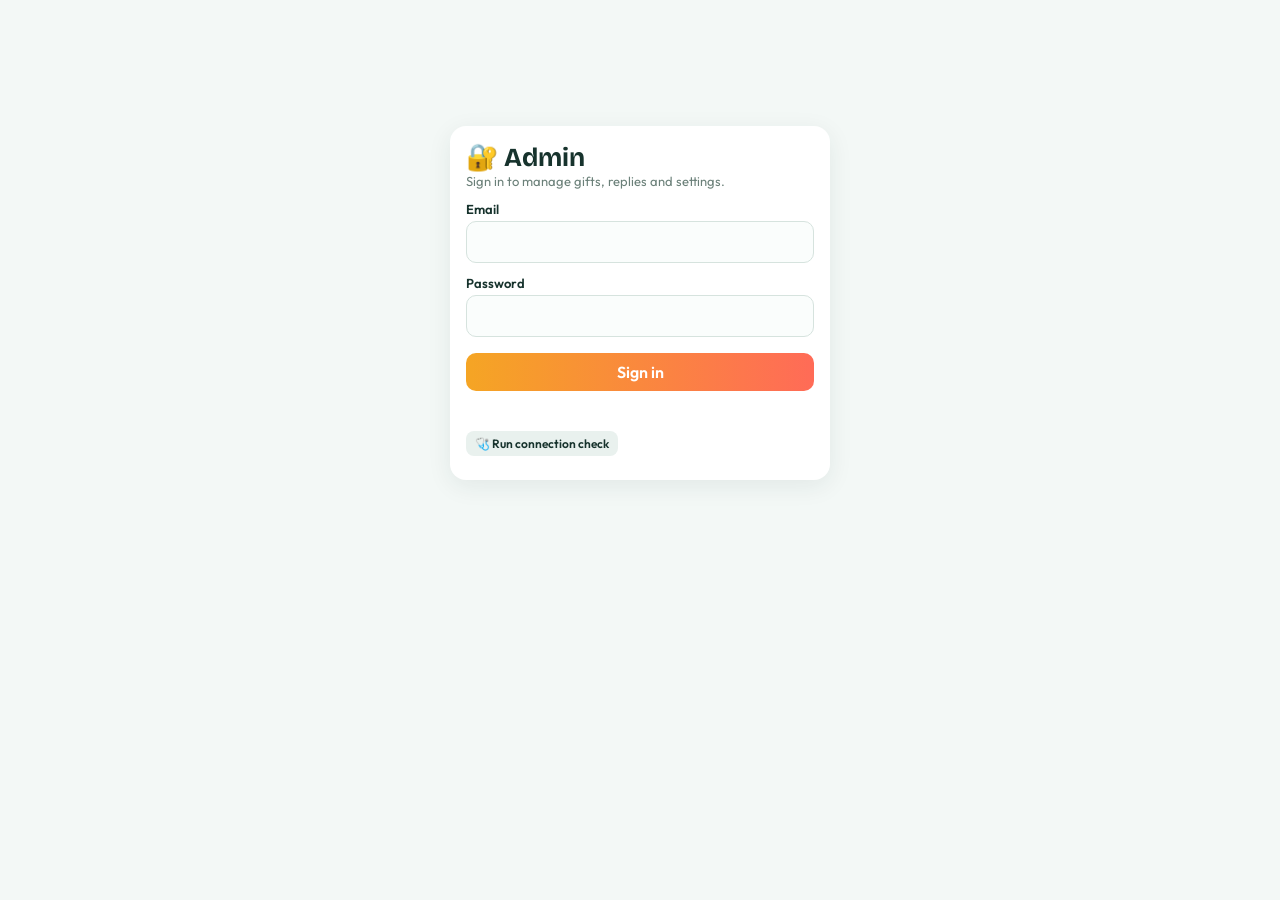
<file: admin.html>
<!doctype html>
<html lang="en">
<head>
<meta charset="utf-8">
<meta name="viewport" content="width=device-width,initial-scale=1">
<meta name="robots" content="noindex,nofollow">
<title>Admin Dashboard</title>
<link href="https://fonts.googleapis.com/css2?family=Bricolage+Grotesque:wght@700;800&family=Outfit:wght@400;500;600;700&display=swap" rel="stylesheet">
<style>
:root{--ink:#17332d;--mut:#6b8079;--acc:#F5A524;--acc2:#FF6B57;--ok:#14A38B;--bad:#d64545;--line:#e3ece8;--bg:#f3f8f6;--card:#fff}
*{box-sizing:border-box;margin:0}
body{font-family:Outfit,system-ui,sans-serif;color:var(--ink);background:var(--bg);min-height:100vh}
button,input,select,textarea{font:inherit}
.wrap{max-width:1180px;margin:0 auto;padding:18px 14px 60px}
h1{font-family:'Bricolage Grotesque',sans-serif;font-size:26px}
.top{display:flex;align-items:center;gap:10px;flex-wrap:wrap;margin-bottom:14px}.top .sp{flex:1}
.who{font-size:13px;color:var(--mut)}
.btn{border:0;border-radius:10px;padding:9px 14px;font-weight:600;cursor:pointer;background:linear-gradient(90deg,var(--acc),var(--acc2));color:#fff}
.btn.g{background:#e9f1ee;color:var(--ink)}.btn.r{background:#fde8e8;color:var(--bad)}.btn.s{padding:5px 9px;font-size:12px;border-radius:8px}
.btn:disabled{opacity:.5;cursor:not-allowed}
.card{background:var(--card);border-radius:16px;box-shadow:0 6px 24px #17332d14;padding:16px}
.login{max-width:380px;margin:12vh auto 0}.login label{display:block;font-size:13px;font-weight:600;margin:12px 0 4px}
input[type=text],input[type=email],input[type=password],input[type=number],select{width:100%;padding:10px 12px;border:1.5px solid #d6e3de;border-radius:10px;background:#fafdfc}
.err{color:var(--bad);font-size:13px;margin-top:10px;min-height:18px}
.stats{display:grid;grid-template-columns:repeat(auto-fit,minmax(150px,1fr));gap:10px;margin-bottom:14px}
.stat{background:var(--card);border-radius:14px;padding:12px 14px;box-shadow:0 4px 16px #17332d10}.stat b{display:block;font-family:'Bricolage Grotesque',sans-serif;font-size:26px}.stat span{font-size:12px;color:var(--mut)}
.stat.warn b{color:var(--bad)}.stat.good b{color:var(--ok)}
.tabs{display:flex;gap:6px;margin-bottom:12px;flex-wrap:wrap}.tabs button{border:0;background:#e5eeea;padding:9px 16px;border-radius:99px;font-weight:600;cursor:pointer}.tabs button.on{background:var(--ink);color:#fff}
.bar{display:flex;gap:8px;flex-wrap:wrap;margin-bottom:10px}.bar input,.bar select{width:auto;flex:1;min-width:130px}
.tw{overflow-x:auto}table{width:100%;border-collapse:collapse;font-size:13.5px}
th{text-align:left;font-size:11.5px;text-transform:uppercase;letter-spacing:.05em;color:var(--mut);padding:8px 8px;border-bottom:2px solid var(--line);white-space:nowrap}
td{padding:9px 8px;border-bottom:1px solid var(--line);vertical-align:top}tr:hover td{background:#fbfdfc}
.pill{display:inline-block;padding:2px 9px;border-radius:99px;font-size:11.5px;font-weight:700}
.pill.ok{background:#dff6ef;color:#0b7a64}.pill.bad{background:#fde8e8;color:var(--bad)}.pill.off{background:#eee;color:#666}.pill.t{background:#fff1cf;color:#a86a00}
.acts{display:flex;gap:5px;flex-wrap:wrap}
a{color:#0f8a74;font-weight:600}
.msg{margin:10px 0;padding:10px 12px;border-radius:10px;background:#e9f6f1;font-size:13.5px}.msg.bad{background:#fde8e8;color:var(--bad)}
.modal{position:fixed;inset:0;background:#0007;display:flex;align-items:flex-start;justify-content:center;padding:30px 14px;overflow:auto;z-index:20}
.modal .card{max-width:640px;width:100%}.modal h2{font-family:'Bricolage Grotesque',sans-serif}
.kv{display:grid;grid-template-columns:140px 1fr;gap:6px 10px;font-size:14px;margin:10px 0}.kv b{color:var(--mut);font-weight:600}
.thumbs{display:flex;gap:8px;flex-wrap:wrap;margin-top:6px}.thumbs img{width:92px;height:92px;object-fit:cover;border-radius:10px}
.set{display:grid;gap:14px;max-width:520px}.set label{font-weight:600;font-size:14px}
.row{display:flex;gap:10px;align-items:center;flex-wrap:wrap}
.hidden{display:none!important}
.grid3{display:grid;grid-template-columns:repeat(auto-fit,minmax(260px,1fr));gap:14px}
.grp{background:#f8fbfa;border-radius:14px;padding:12px 14px}.grp h3{font-family:'Bricolage Grotesque',sans-serif;font-size:17px;margin-bottom:6px}
.sw{display:flex;gap:10px;align-items:flex-start;padding:8px 0;border-bottom:1px solid var(--line);cursor:pointer;font-size:14px}
.sw input[type=checkbox]{width:20px;height:20px;margin-top:2px;flex:none;accent-color:#14A38B}.sw small{display:block;color:var(--mut);font-size:12px;font-weight:400}
.sw.lock{opacity:.6;cursor:default}
.empty{color:var(--mut);padding:18px 4px}
</style>
</head>
<body>
<div class="wrap" id="app"></div>

<script>
/* =====================  EDIT THESE THREE LINES  =====================
   DB       : your Firebase Realtime Database URL (same one as in index.html)
   API_KEY  : Firebase console > Project settings > General > "Web API Key"
   PRICE_INR: only used to estimate revenue on the dashboard (the live price is set under Settings)       */
const ADMIN={DB:'https://friend-museum-default-rtdb.firebaseio.com',API_KEY:'AIzaSyDowauPOBzS6sZu6HLq7b2Ii8zO-KuC8e0',PRICE_INR:99};
/* =================================================================== */

const $=(s,r=document)=>r.querySelector(s);
const esc=s=>String(s==null?'':s).replace(/[&<>"']/g,c=>({'&':'&amp;','<':'&lt;','>':'&gt;','"':'&quot;',"'":'&#39;'}[c]));
const app=$('#app');
const SITE_INDEX=location.href.split('#')[0].replace(/admin\.html.*$/,'')+'index.html';
let LAST_TOKEN='',auth=null,gifts={},replies={},settings={},tab='gifts',filt={q:'',type:'',status:''},note='';

/* ---------- Firebase REST (with the admin's sign-in token) ---------- */
// Firebase REST needs ".json" after the path, e.g. https://db/gifts.json?shallow=true
const dbUrl=path=>{const i=path.indexOf('?'),pp=i<0?path:path.slice(0,i),qs=i<0?'':path.slice(i+1);
  return ADMIN.DB.replace(/\/+$/,'')+'/'+pp+'.json?'+(qs?qs+'&':'')+'auth='+encodeURIComponent(auth.idToken)};
async function refresh(){
  let r;
  try{r=await fetch('https://securetoken.googleapis.com/v1/token?key='+ADMIN.API_KEY,{method:'POST',headers:{'Content-Type':'application/x-www-form-urlencoded'},body:'grant_type=refresh_token&refresh_token='+encodeURIComponent(auth.refreshToken)})}
  catch(e){throw new Error('Could not reach Google (securetoken.googleapis.com) to renew your session: '+e.message)}
  if(!r.ok)throw new Error('Session expired. Please sign in again.');
  const j=await r.json();auth.idToken=j.id_token;auth.refreshToken=j.refresh_token;auth.at=Date.now();save();
}
async function fb(method,path,body,retry=true){
  let r;
  try{r=await fetch(dbUrl(path),{method,body:body===undefined?undefined:JSON.stringify(body)})}
  catch(e){throw new Error('Could not reach the database for "'+path.split('?')[0]+'" ('+e.message+'). Check that ADMIN.DB is exactly your database URL, and try a private window with extensions off.')}
  // A token only needs renewing once it is old. A fresh token that is refused means the Rules do not allow this user.
  if(r.status==401&&retry&&Date.now()-(auth.at||0)>45*60*1000){await refresh();return fb(method,path,body,false)}
  if(r.status==401||r.status==403)throw new Error('Signed in as '+auth.email+' (UID '+auth.uid+'), but the database refused it. This UID must be the one written in your published Firebase Rules (replace every admin UID there, then Publish).');
  if(!r.ok)throw new Error('Database error '+r.status);
  return r.json();
}
const isFree=g=>g.pay=='FREE'||g.pay=='ADMIN';
const payCell=g=>g.pay=='ADMIN'?'<span class="pill ok">👑 admin</span>':g.pay=='FREE'?'<span class="pill t">🎁 free</span>':g.pay?`<a target="_blank" rel="noopener" href="https://dashboard.razorpay.com/app/payments/${encodeURIComponent(g.pay)}">${esc(g.pay)}</a>`:'<span class="pill bad">none</span>';
// The gift builder (index.html, same website) reads this short-lived token and checks it with the database: only the admin account passes.
const pubTok=()=>{try{localStorage.setItem('om_admin_tok',JSON.stringify({t:auth.idToken,at:auth.at||Date.now()}))}catch(e){}};
const clrTok=()=>{try{localStorage.removeItem('om_admin_tok')}catch(e){}};
// the referrals page (a separate page) reuses this sign-in for up to an hour
async function openReferrals(){
  try{
    if(Date.now()-(auth.at||0)>40*60*1000)await refresh();
    pubTok();
    const w=window.open(SITE_INDEX.replace(/index\.html$/,'')+'admin-referrals.html','_blank');
    say(w?'Opened the referrals & payouts page in a new tab.':'Your browser blocked the pop-up. Allow pop-ups for this site, then press the button again.',!w);
  }catch(e){say(e.message,true)}
}
async function createGift(){
  try{
    if(Date.now()-(auth.at||0)>40*60*1000)await refresh();
    pubTok();
    const w=window.open(SITE_INDEX,'_blank');
    say(w?'Opened the gift builder in a new tab. Payment is skipped for you while you are signed in here.':'Your browser blocked the pop-up. Allow pop-ups for this site, then press the button again.',!w);
  }catch(e){say(e.message,true)}
}
const save=()=>{try{sessionStorage.setItem('om_admin',JSON.stringify(auth))}catch(e){}};

/* ---------- sign in ---------- */
function loginView(msg=''){
  app.innerHTML=`<div class="card login"><h1>🔐 Admin</h1><p class="who">Sign in to manage gifts, replies and settings.</p>
  ${!ADMIN.DB||!ADMIN.API_KEY?'<div class="msg bad">Set <b>DB</b> and <b>API_KEY</b> at the top of admin.html first.</div>':''}
  <label>Email</label><input type="email" id="em" autocomplete="username"><label>Password</label><input type="password" id="pw" autocomplete="current-password">
  <button class="btn" id="go" style="width:100%;margin-top:16px">Sign in</button><div class="err" id="er">${esc(msg)}</div>
  <button class="btn g s" id="dg" style="margin-top:12px">🩺 Run connection check</button>${LAST_TOKEN?'<button class="btn g s" id="dd" style="margin:12px 0 0 6px">🔬 Deep check (uses your sign-in)</button>':''}<div id="dgo" style="font-size:13px;margin-top:8px;line-height:1.6"></div></div>`;
  const go=async()=>{
    $('#er').textContent='';$('#go').disabled=true;
    try{
      const r=await fetch('https://identitytoolkit.googleapis.com/v1/accounts:signInWithPassword?key='+ADMIN.API_KEY,{method:'POST',headers:{'Content-Type':'application/json'},body:JSON.stringify({email:$('#em').value.trim(),password:$('#pw').value,returnSecureToken:true})});
      const j=await r.json();if(!r.ok)throw new Error(({EMAIL_NOT_FOUND:'No such admin account.',INVALID_PASSWORD:'Wrong password.',INVALID_LOGIN_CREDENTIALS:'Wrong email or password.',TOO_MANY_ATTEMPTS_TRY_LATER:'Too many attempts. Try later.'})[j.error&&j.error.message]||'Sign-in failed ('+((j.error&&j.error.message)||r.status)+')');
      auth={idToken:j.idToken,refreshToken:j.refreshToken,email:j.email,uid:j.localId,at:Date.now()};save();await load();
    }catch(e){$('#er').textContent=/failed to fetch|networkerror|load failed/i.test(e.message)?'Could not reach Google. Tap “Run connection check” below to see what is blocked.':e.message;$('#go').disabled=false}
  };
  $('#go').onclick=go;$('#pw').onkeydown=e=>{if(e.key=='Enter')go()};
  $('#dg').onclick=diagnose;if($('#dd'))$('#dd').onclick=deepCheck;
}

/* ---------- connection check (shows which connection is blocked) ---------- */
async function diagnose(){
  const out=$('#dgo');out.innerHTML='Checking…';
  const tests=[
    ['Settings in this file',async()=>{if(!ADMIN.DB||!ADMIN.API_KEY)throw new Error('DB or API_KEY is empty in admin.html (is the OLD file still uploaded?)');return 'DB and API key are filled in'}],
    ['Google sign-in service',async()=>{const r=await fetch('https://identitytoolkit.googleapis.com/v1/accounts:signInWithPassword?key='+ADMIN.API_KEY,{method:'POST',headers:{'Content-Type':'application/json'},body:JSON.stringify({email:'check@example.com',password:'x',returnSecureToken:true})});const j=await r.json();const m=(j.error&&j.error.message)||'';if(/API key|API_KEY/i.test(m))throw new Error('Google rejected the API key: '+m);if(m=='OPERATION_NOT_ALLOWED')throw new Error('Email/Password sign-in is not enabled in Firebase Authentication');return 'reachable ('+(m||'ok')+')'}],
    ['Google session service',async()=>{const r=await fetch('https://securetoken.googleapis.com/v1/token?key='+ADMIN.API_KEY,{method:'POST',headers:{'Content-Type':'application/x-www-form-urlencoded'},body:'grant_type=refresh_token&refresh_token=check'});await r.json();return 'reachable'}],
    ['Your database',async()=>{const r=await fetch(ADMIN.DB.replace(/\/+$/,'')+'/settings.json');if(!r.ok)throw new Error('database answered '+r.status);return 'reachable'}]
  ];
  let h='';
  for(const [name,fn] of tests){
    try{h+='✅ '+esc(name)+': '+esc(await fn())+'<br>'}
    catch(e){const net=/failed to fetch|networkerror|load failed/i.test(e.message);h+='❌ '+esc(name)+': '+esc(net?'blocked or no connection. Try: another browser or a private window with extensions off, mobile data instead of Wi-Fi, and turn off VPN / ad blocker / Brave Shields for this site.':e.message)+'<br>'}
    out.innerHTML=h+'Checking…';
  }
  out.innerHTML=h;
}

/* ---------- deep check: which kind of database request is blocked? ---------- */
async function deepCheck(){
  const out=$('#dgo'),base=ADMIN.DB.replace(/\/+$/,'')+'/settings.json',T=LAST_TOKEN;
  const tries=[
    ['Plain request (no token)',()=>fetch(base)],
    ['Header, dummy short token',()=>fetch(base,{headers:{Authorization:'Bearer abc'}})],
    ['Address, dummy short token',()=>fetch(base+'?auth=abc')],
    ['Header, your real token ('+T.length+' chars)',()=>fetch(base,{headers:{Authorization:'Bearer '+T}})],
    ['Address, your real token',()=>fetch(base+'?auth='+encodeURIComponent(T))],
    ['Address, first 300 chars of your token',()=>fetch(base+'?auth='+encodeURIComponent(T.slice(0,300)))]
  ];
  let h='';out.innerHTML='Testing…';
  for(const [name,fn] of tries){
    try{const r=await fn();h+=(r.status<500?'✅ ':'⚠️ ')+esc(name)+': answered (HTTP '+r.status+')<br>'}
    catch(e){h+='❌ '+esc(name)+': blocked ('+esc(e.message)+')<br>'}
    out.innerHTML=h+'Testing…';
  }
  out.innerHTML=h+'<br><b>Copy these lines and send them to your developer.</b>';
}

/* ---------- load everything ---------- */
async function load(){
  app.innerHTML='<div class="card login"><h1>Loading… ⏳</h1></div>';
  try{
    const [ix,rp,st]=await Promise.all([fb('GET','index'),fb('GET','replies'),fb('GET','settings')]);
    gifts=ix||{};replies=rp||{};settings=st||{};
    render();
  }catch(e){LAST_TOKEN=(auth&&auth.idToken)||'';auth=null;clrTok();try{sessionStorage.removeItem('om_admin')}catch(_){}loginView(e.message)}
}

/* ---------- helpers ---------- */
const fmt=t=>t?new Date(t).toLocaleString([], {dateStyle:'medium',timeStyle:'short'}):'—';
const repsOf=g=>replies[g.id]?Object.values(replies[g.id]):[];
const allReplies=()=>{const byId={};Object.entries(gifts).forEach(([code,g])=>{byId[g.id]={code,...g}});const out=[];
  Object.entries(replies).forEach(([gid,o])=>Object.entries(o||{}).forEach(([rid,r])=>out.push({gid,rid,gift:byId[gid],...r})));return out.sort((a,b)=>String(b.ts).localeCompare(String(a.ts)))};
const giftLink=code=>SITE_INDEX+'#c='+code;
const rows=()=>Object.entries(gifts).map(([code,g])=>({code,...g})).sort((a,b)=>String(b.created||'').localeCompare(String(a.created||'')));
function csv(name,head,list){const q=v=>'"'+String(v==null?'':v).replace(/"/g,'""')+'"';const t=head.join(',')+'\n'+list.map(r=>r.map(q).join(',')).join('\n');
  const a=document.createElement('a');a.href=URL.createObjectURL(new Blob([t],{type:'text/csv'}));a.download=name;a.click()}
const say=(m,bad)=>{note=m?`<div class="msg ${bad?'bad':''}">${esc(m)}</div>`:'';const n=$('#note');if(n)n.innerHTML=note};

/* ---------- main view ---------- */
function render(){
  const list=rows(),paid=list.filter(g=>g.pay&&!isFree(g)),free=list.filter(isFree),unpaid=list.filter(g=>!g.pay),off=list.filter(g=>g.disabled),rp=allReplies();
  const price=+settings.price>0?+settings.price:ADMIN.PRICE_INR;
  app.innerHTML=`<div class="top"><h1>🎛️ Admin dashboard</h1><span class="sp"></span><span class="who">${esc(auth.email)}</span><button class="btn" id="cg" title="Opens the gift builder with payment skipped for you">➕ Create gift (no payment)</button><button class="btn g" id="mr" title="Referral rewards, UPI withdrawals, history and reports">💰 Referrals &amp; payouts</button><button class="btn g" id="rf">↻ Refresh</button><button class="btn g" id="lo">Sign out</button></div>
  <div class="stats">
   <div class="stat"><b>${list.length}</b><span>Gifts created</span></div>
   <div class="stat"><b>${list.filter(g=>g.type=='bday').length} / ${list.filter(g=>g.type!='bday'&&g.type!='diwali').length} / ${list.filter(g=>g.type=='diwali').length}</b><span>Birthday / Friendship / Diwali</span></div>
   <div class="stat good"><b>${paid.length}</b><span>With a payment ID</span></div>
   <div class="stat"><b>${free.length}</b><span>Free / admin-made</span></div>
   <div class="stat ${unpaid.length?'warn':''}"><b>${unpaid.length}</b><span>No payment ID ⚠️</span></div>
   <div class="stat good"><b>₹${paid.reduce((t,g)=>t+(+g.amt>0?+g.amt:price),0).toLocaleString('en-IN')}</b><span>Est. revenue (each gift at its own price)</span></div>
   <div class="stat"><b>${rp.length}</b><span>Replies</span></div>
   <div class="stat"><b>${off.length}</b><span>Disabled links</span></div>
   <div class="stat ${settings.paused?'warn':''}"><b>${settings.paused?'Paused':'Live'}</b><span>New gifts</span></div>
  </div>
  <div id="note">${note}</div>
  <div class="tabs"><button data-t="gifts" class="${tab=='gifts'?'on':''}">🎁 Gifts (${list.length})</button><button data-t="replies" class="${tab=='replies'?'on':''}">💌 Replies (${rp.length})</button><button data-t="diwali" class="${tab=='diwali'?'on':''}">🪔 Diwali</button><button data-t="steps" class="${tab=='steps'?'on':''}">🧩 Builder steps</button><button data-t="settings" class="${tab=='settings'?'on':''}">⚙️ Settings</button></div>
  <div class="card" id="pane"></div>`;
  $('#rf').onclick=load;$('#cg').onclick=createGift;$('#mr').onclick=openReferrals;$('#lo').onclick=()=>{auth=null;clrTok();try{sessionStorage.removeItem('om_admin')}catch(e){}loginView()};
  app.querySelectorAll('.tabs button').forEach(b=>b.onclick=()=>{tab=b.dataset.t;note='';render()});
  ({gifts:paneGifts,replies:paneReplies,diwali:paneDiwali,steps:paneSteps,settings:paneSettings})[tab]();
}

/* ---------- gifts ---------- */
function paneGifts(){
  const pane=$('#pane');
  pane.innerHTML=`<div class="bar"><input id="q" type="text" placeholder="Search name, sender, code, payment ID…" value="${esc(filt.q)}">
   <select id="ft"><option value="">All types</option><option value="bday" ${filt.type=='bday'?'selected':''}>🎂 Birthday</option><option value="friend" ${filt.type=='friend'?'selected':''}>🤝 Friendship</option><option value="diwali" ${filt.type=='diwali'?'selected':''}>🪔 Diwali</option></select>
   <select id="fs"><option value="">All status</option><option value="paid" ${filt.status=='paid'?'selected':''}>Paid</option><option value="free" ${filt.status=='free'?'selected':''}>Free / admin-made</option><option value="unpaid" ${filt.status=='unpaid'?'selected':''}>No payment ID</option><option value="off" ${filt.status=='off'?'selected':''}>Disabled</option></select>
   <button class="btn g" id="ex">⬇ CSV</button><button class="btn g" id="im" title="Add gifts made before the dashboard existed">⤓ Import old gifts</button></div>
  <div class="tw"><table><thead><tr><th>Created</th><th>Type</th><th>For</th><th>From</th><th>Payment</th><th>Replies</th><th>Status</th><th>Actions</th></tr></thead><tbody id="tb"></tbody></table></div><div id="emp"></div>`;
  const draw=()=>{
    const q=filt.q.toLowerCase();
    const list=rows().filter(g=>(!q||[g.name,g.from,g.code,g.pay,g.id].join(' ').toLowerCase().includes(q))&&(!filt.type||(g.type||'friend')==filt.type)&&
      (!filt.status||(filt.status=='paid'&&g.pay&&!isFree(g))||(filt.status=='free'&&isFree(g))||(filt.status=='unpaid'&&!g.pay)||(filt.status=='off'&&g.disabled)));
    $('#tb').innerHTML=list.slice(0,500).map(g=>`<tr>
      <td>${fmt(g.created)}</td><td><span class="pill t">${g.type=='bday'?'🎂 Birthday':g.type=='diwali'?'🪔 Diwali'+(g.rel&&DRELN[g.rel]?' · '+DRELN[g.rel]:''):'🤝 Friend'}</span></td><td>${esc(g.name)}</td><td>${esc(g.from)}</td>
      <td>${payCell(g)}</td>
      <td>${repsOf(g).length}</td><td>${g.disabled?'<span class="pill off">disabled</span>':'<span class="pill ok">live</span>'}</td>
      <td><div class="acts"><button class="btn s g" data-a="view" data-c="${esc(g.code)}">View</button><a class="btn s g" target="_blank" rel="noopener" href="${esc(giftLink(g.code))}" style="text-decoration:none">Open ↗</a>
        <button class="btn s g" data-a="copy" data-c="${esc(g.code)}">Copy link</button>
        <button class="btn s ${g.disabled?'':'r'}" data-a="${g.disabled?'on':'off'}" data-c="${esc(g.code)}">${g.disabled?'Enable':'Disable'}</button>
        <button class="btn s r" data-a="del" data-c="${esc(g.code)}">Delete</button></div></td></tr>`).join('');
    $('#emp').innerHTML=list.length?'':'<div class="empty">No gifts match. New gifts appear here automatically. Gifts made before this dashboard can be added with “Import old gifts”.</div>';
  };
  draw();
  $('#q').oninput=e=>{filt.q=e.target.value;draw()};$('#ft').onchange=e=>{filt.type=e.target.value;draw()};$('#fs').onchange=e=>{filt.status=e.target.value;draw()};
  $('#ex').onclick=()=>csv('gifts.csv',['code','type','for','from','payment_id','created','disabled','replies'],rows().map(g=>[g.code,g.type||'friend',g.name,g.from,g.pay||'',g.created||'',g.disabled?'yes':'',repsOf(g).length]));
  $('#im').onclick=importOld;
  $('#tb').onclick=async e=>{const b=e.target.closest('button[data-a]');if(!b)return;const code=b.dataset.c,a=b.dataset.a;
    try{
      if(a=='copy'){await navigator.clipboard.writeText(giftLink(code));b.textContent='Copied ✓';return}
      if(a=='view')return viewGift(code);
      if(a=='off'||a=='on'){const v=a=='off';await fb('PATCH','gifts/'+code,{disabled:v});await fb('PATCH','index/'+code,{disabled:v});gifts[code].disabled=v;say((v?'Disabled ':'Enabled ')+code);return render()}
      if(a=='del'){const g=gifts[code];if(!confirm(`Delete the gift for "${g.name}" (${code}) permanently?\nIts link will stop working. This cannot be undone.`))return;
        await fb('DELETE','gifts/'+code);await fb('DELETE','index/'+code);delete gifts[code];say('Deleted '+code);return render()}
    }catch(err){say(err.message,true);const n=$('#note');n&&n.scrollIntoView()}
  };
}
async function importOld(){
  if(!confirm('Scan all saved gifts and add the ones missing from this list? This may take a moment.'))return;
  try{
    const keys=Object.keys(await fb('GET','gifts?shallow=true')||{}).filter(k=>!gifts[k]);let n=0;
    for(const k of keys){const g=await fb('GET','gifts/'+k);if(!g||!g.name)continue;
      const e={id:g.id||'',type:g.type||'friend',name:g.name,from:g.from,created:g.created||'',pay:g.payId||''};if(g.disabled)e.disabled=true;
      await fb('PUT','index/'+k,e);gifts[k]=e;n++;say(`Imported ${n} of ${keys.length}…`)}
    say(n?`Imported ${n} old gift${n==1?'':'s'}.`:'Nothing to import: the list is already complete.');render();
  }catch(e){say(e.message,true)}
}
async function viewGift(code){
  const m=document.createElement('div');m.className='modal';m.innerHTML='<div class="card">Loading…</div>';document.body.appendChild(m);
  m.onclick=e=>{if(e.target==m)m.remove()};
  try{
    const g=await fb('GET','gifts/'+code);if(!g){m.firstChild.innerHTML='Gift not found. <button class="btn g" id="x">Close</button>';$('#x',m).onclick=()=>m.remove();return}
    const bal=(g.balloons||[]).filter(x=>x&&x.trim()),notes=g.notes||[],rules=g.rules||[];
    m.firstChild.innerHTML=`<h2>${g.type=='bday'?'🎂':'🤝'} ${esc(g.name)} <small style="font-weight:500;color:var(--mut)">from ${esc(g.from)}</small></h2>
    <div class="kv"><b>Code</b><span>${esc(code)}</span><b>Gift ID</b><span>${esc(g.id||'—')}</span><b>Created</b><span>${fmt(g.created)}</span>
    <b>Payment</b><span>${g.payId?esc(g.payId):'<span class="pill bad">none</span>'}${+g.amt>0?' · ₹'+g.amt:''}</span>${g.ref?`<b>Referred by</b><span>${esc(g.ref)}</span>`:''}<b>Status</b><span>${g.disabled?'disabled':'live'}</span>
    ${g.type=='diwali'?`<b>For</b><span>${esc(DRELN[g.rel]||g.rel||'—')}${g.nick?' · calls them “'+esc(g.nick)+'”':''}</span><b>Wishes</b><span>${(g.wishes||[]).map(esc).join('<br>')||'— (default wishes)'}</span><b>Song</b><span>${esc(g.song||'diwali')}</span>`:g.type=='bday'?`<b>Cake</b><span>${esc(g.cake)}</span><b>Mini game</b><span>${g.game===true?'yes':'no'}</span><b>Song</b><span>${esc(g.song||'bday')}</span><b>Age / birthday</b><span>${esc(g.age||'—')} · ${g.bm&&g.bd?esc(g.bd+'/'+g.bm):'—'}</span><b>Balloons</b><span>${bal.map(esc).join('<br>')||'—'}</span>`
      :`<b>Kind / vibe</b><span>${esc(g.kind)} · ${esc(g.vibe)}</span><b>Notes</b><span>${notes.map(esc).join('<br>')||'—'}</span><b>Rules</b><span>${rules.map(esc).join('<br>')||'—'}</span>`}
    <b>Message</b><span style="white-space:pre-wrap">${esc(g.msg||'—')}</span></div>
    <b style="color:var(--mut);font-size:13px">Photos (${(g.photos||[]).length})</b><div class="thumbs">${(g.photos||[]).map(p=>`<div><img src="${esc(p.src)}"><div style="font-size:11px;max-width:92px">${esc(p.cap)}</div></div>`).join('')||'—'}</div>
    <div class="row" style="margin-top:16px"><button class="btn g" id="x">Close</button></div>`;
    $('#x',m).onclick=()=>m.remove();
  }catch(e){m.firstChild.innerHTML=esc(e.message)+' <button class="btn g" id="x">Close</button>';$('#x',m).onclick=()=>m.remove()}
}

/* ---------- replies ---------- */
function paneReplies(){
  const list=allReplies(),pane=$('#pane');
  pane.innerHTML=`<div class="bar"><button class="btn g" id="ex">⬇ CSV</button></div><div class="tw"><table><thead><tr><th>When</th><th>Gift for</th><th>Reply from</th><th>Reply</th><th>Time</th><th>Moves</th><th>Quiz</th><th></th></tr></thead>
  <tbody>${list.map(r=>`<tr><td>${fmt(r.ts)}</td><td>${r.gift?esc(r.gift.name)+' <small style="color:var(--mut)">('+esc(r.gift.code)+')</small>':'<small>deleted gift</small>'}</td><td>${esc(r.name)}</td>
  <td style="max-width:340px;white-space:pre-wrap">${r.reply?esc(r.reply):'<span class="who">(opened, no reply)</span>'}</td><td>${r.elapsed||0}s</td><td>${r.moves||0}</td><td>${esc(r.quiz||'—')}</td>
  <td><button class="btn s r" data-g="${esc(r.gid)}" data-r="${esc(r.rid)}">Delete</button></td></tr>`).join('')}</tbody></table></div>${list.length?'':'<div class="empty">No replies yet.</div>'}`;
  $('#ex').onclick=()=>csv('replies.csv',['when','gift_for','reply_from','reply','seconds','moves','quiz'],list.map(r=>[r.ts,r.gift?r.gift.name:'',r.name,r.reply||'',r.elapsed||0,r.moves||0,r.quiz||'']));
  pane.onclick=async e=>{const b=e.target.closest('button[data-r]');if(!b||!confirm('Delete this reply?'))return;
    try{await fb('DELETE','replies/'+b.dataset.g+'/'+b.dataset.r);delete replies[b.dataset.g][b.dataset.r];say('Reply deleted');render()}catch(err){say(err.message,true)}};
}

/* ---------- Diwali special ---------- */
const DREL=[['friends','🪔','Friends','Fun wishes for the whole gang',79],['bestie','💛','Bestie','For your forever person',99],['girlfriend','💖','Girlfriend','Romantic lights & promises',149],['boyfriend','💙','Boyfriend','Warm, loving & a little filmy',149],['wife','💍','Wife','For the heart of your home',149],['husband','🫶','Husband','For your partner in everything',149],['loveone','❤️','Love one','For the one who lights up your life',149],['family','🏠','Family','Blessings & togetherness',129],['relatives','🤝','Relatives','Warm, respectful festive wishes',79]];
const DRELN=Object.fromEntries(DREL.map(x=>[x[0],x[2]]));
const DSONGNAMES=[['diwali','🪔 Festive Diwali'],['dsoft','🕯️ Soft & glowing'],['none','🔇 No music']];
const dwNow=()=>{const o=settings.diwali||{},rels={};DREL.forEach(x=>{const c=(o.rels||{})[x[0]]||{};rels[x[0]]={on:c.on!==false,price:+c.price>0?+c.price:x[4]}});
  return{on:o.on!==false,photos:o.photos!==false,maxPhotos:+o.maxPhotos>=1&&+o.maxPhotos<=8?+o.maxPhotos:5,songs:Object.assign({diwali:true,dsoft:true,none:true},o.songs||{}),rels}};
function paneDiwali(){
  const c=dwNow(),pane=$('#pane'),L=rows().filter(g=>g.type=='diwali');
  const stat=id=>{const a=L.filter(g=>g.rel==id),paidA=a.filter(g=>g.pay&&!isFree(g));return{n:a.length,rev:paidA.reduce((t,g)=>t+(+g.amt>0?+g.amt:c.rels[id].price),0)}};
  pane.innerHTML=`<p class="who" style="margin-bottom:10px">The 🪔 Diwali special lets people send a festive gift for friends, love and family. Each relationship has its own price and can be switched on or off. Changes apply to new gifts within seconds; gifts already made are not changed.</p>
  <div class="grp" style="margin-bottom:14px"><label class="sw"><input type="checkbox" id="dw_on" ${c.on?'checked':''}><span><b>🪔 Diwali special is live</b><small>Shows “Diwali special” on the first screen of the gift builder</small></span></label></div>
  <div class="tw"><table><thead><tr><th>On</th><th>Relationship</th><th>Price (₹)</th><th>Gifts made</th><th>Revenue</th></tr></thead><tbody>
  ${DREL.map(x=>{const st=stat(x[0]);return `<tr><td><input type="checkbox" id="dw_r_${x[0]}" ${c.rels[x[0]].on?'checked':''}></td><td>${x[1]} <b>${x[2]}</b><div class="small">${x[3]}</div></td><td><input type="number" id="dw_p_${x[0]}" min="1" max="100000" step="1" value="${c.rels[x[0]].price}" style="width:110px"></td><td>${st.n}</td><td>₹${st.rev.toLocaleString('en-IN')}</td></tr>`}).join('')}
  </tbody></table></div>
  <div class="grid3" style="margin-top:14px"><div class="grp"><h3>📸 Photos</h3><label class="sw"><input type="checkbox" id="dw_ph" ${c.photos?'checked':''}><span><b>Photos step</b><small>Glowing photo frames</small></span></label>
   <label class="sw"><span style="flex:1"><b>Max photos</b></span><select id="dw_mp" style="width:auto">${[1,2,3,4,5,6,7,8].map(n=>`<option value="${n}" ${c.maxPhotos==n?'selected':''}>${n}</option>`).join('')}</select></label></div>
   <div class="grp"><h3>🎵 Music the creator can choose from</h3>${DSONGNAMES.map(x=>`<label class="sw"><input type="checkbox" id="dw_s_${x[0]}" ${c.songs[x[0]]!==false?'checked':''}><span><b>${x[1]}</b><small>Shown in the builder</small></span></label>`).join('')}</div></div>
  <div class="row" style="margin-top:14px"><button class="btn" id="dw_sv">Save Diwali settings</button><button class="btn g" id="dw_rs">Reset to defaults</button></div>`;
  $('#dw_sv').onclick=async()=>{
    const o={on:$('#dw_on').checked,photos:$('#dw_ph').checked,maxPhotos:+$('#dw_mp').value,songs:{},rels:{}};
    DSONGNAMES.forEach(x=>o.songs[x[0]]=$('#dw_s_'+x[0]).checked);
    for(const x of DREL){const price=Math.round(+$('#dw_p_'+x[0]).value);if(!(price>0&&price<=100000))return say('Enter a price between ₹1 and ₹1,00,000 for '+x[2]+'.',true);o.rels[x[0]]={on:$('#dw_r_'+x[0]).checked,price}}
    if(o.on&&!Object.values(o.rels).some(v=>v.on))return say('Keep at least one relationship turned on, or switch Diwali special off.',true);
    if(!Object.values(o.songs).some(Boolean))return say('Keep at least one music option turned on (or “No music”).',true);
    try{await fb('PUT','settings/diwali',o);settings.diwali=o;say('Diwali settings saved.');render()}catch(e){say(e.message,true)}};
  $('#dw_rs').onclick=async()=>{if(!confirm('Reset Diwali prices and options to the defaults?'))return;try{await fb('DELETE','settings/diwali');delete settings.diwali;say('Diwali settings reset.');render()}catch(e){say(e.message,true)}};
}

/* ---------- builder steps ---------- */
const STD={friend:true,bday:true,f_kind:true,f_vibe:true,f_photos:true,f_maxPhotos:4,f_puzzle:true,f_msg:true,f_rules:true,f_quiz:true,f_story:true,f_awards:true,b_balloons:true,b_photos:true,b_maxPhotos:5,b_letter:true,b_game:'choose',songs:{bday:true,box:true,pop:true,dance:true,none:true},fsongs:{calm:true,pop:true,lofi:true,box:true,none:true}};
const FSONGNAMES=[['calm','🌿 Calm & dreamy'],['pop','🎉 Upbeat friends'],['lofi','☕ Lo-fi chill'],['box','🎶 Music box'],['none','🔇 No music']];
const SONGNAMES=[['bday','🎂 Happy Birthday'],['box','🎶 Music Box'],['pop','🎉 Party Pop'],['dance','🪩 Dance Beat'],['none','🔇 No music']];
const stepsNow=()=>{const o=JSON.parse(JSON.stringify(STD));const c=settings.steps||{};Object.keys(c).forEach(k=>{if(k!='songs')o[k]=c[k]});o.songs=Object.assign({},STD.songs,c.songs||{});o.fsongs=Object.assign({},STD.fsongs,c.fsongs||{});return o};
function paneSteps(){
  const c=stepsNow(),pane=$('#pane');
  const sw=(id,label,sub,locked)=>{const on=id.startsWith('song_')?c.songs[id.slice(5)]!==false:id.startsWith('fsong_')?c.fsongs[id.slice(6)]!==false:c[id]!==false;return `<label class="sw ${locked?'lock':''}"><input type="checkbox" id="st_${id}" ${locked||on?'checked':''} ${locked?'disabled':''}><span><b>${label}</b><small>${sub}</small></span></label>`};
  const sel=(id,label,opts)=>`<label class="sw"><span style="flex:1"><b>${label}</b></span><select id="st_${id}" style="width:auto">${opts.map(o=>`<option value="${o[0]}" ${String(c[id])==String(o[0])?'selected':''}>${o[1]}</option>`).join('')}</select></label>`;
  pane.innerHTML=`<p class="who" style="margin-bottom:10px">Choose what people can do in the gift builder. Turning a step off removes it from the builder; gifts already made are not changed, and the gift page simply skips anything it does not contain. Changes apply within seconds.</p>
  <div class="grid3">
   <div class="grp"><h3>🎛️ Occasions</h3>${sw('friend','🤝 Friendship museum','People can make this gift')}${sw('bday','🎂 Birthday surprise','People can make this gift')}</div>
   <div class="grp"><h3>🎂 Birthday builder</h3>
     ${sw('name','Names, age & birthday','Always asked',true)}${sw('cake','Cake choice','Always asked',true)}
     ${sel('b_game','🎮 Mini game',[['choose','Creator chooses'],['on','Always included'],['off','Never included']])}
     <div class="who" style="margin:10px 0 0;font-weight:700">🎵 Songs the creator can choose from</div>
     ${SONGNAMES.map(x=>sw('song_'+x[0],x[1],'Shown in the builder')).join('')}
     ${sw('b_balloons','🎈 Balloons step','Reasons they are loved')}
     ${sw('b_photos','📸 Photos step','Photos, scratch cards & game cards')}${sel('b_maxPhotos','Max photos',[1,2,3,4,5].map(n=>[n,n]))}
     ${sw('b_letter','💌 Letter step','The birthday letter')}${sw('review','Preview & link','Always shown',true)}</div>
   <div class="grp"><h3>🤝 Friendship builder</h3>
     ${sw('name2','Names','Always asked',true)}
     ${sw('f_kind','Kind of friend & start date','Counts the days of friendship')}
     ${sw('f_vibe','Vibe & reasons','Colours and the notes room')}
     ${sw('f_photos','📸 Photos step','Gallery room')}${sel('f_maxPhotos','Max photos',[1,2,3,4].map(n=>[n,n]))}
     ${sw('f_puzzle','🧩 Photo puzzle','The puzzle room')}
     ${sw('f_quiz','🧠 Friendship quiz','Bonus room: “How well do you know me?”')}
     ${sw('f_story','📖 Our story timeline','Bonus room: moments revealed one by one')}
     ${sw('f_awards','🏆 Friendship awards','Bonus room: awards night')}
     <div class="who" style="margin:10px 0 0;font-weight:700">🎵 Background music the creator can choose from</div>
     ${FSONGNAMES.map(x=>sw('fsong_'+x[0],x[1],'Shown in the builder')).join('')}
     ${sw('f_msg','💌 Message step','The sealed letter')}
     ${sw('f_rules','📜 Rules step','Tick & sign rooms')}${sw('review2','Preview & link','Always shown',true)}</div>
  </div>
  <div class="row" style="margin-top:14px"><button class="btn" id="sv">Save changes</button><button class="btn g" id="rs">Reset to defaults</button></div>`;
  $('#sv').onclick=async()=>{
    const v=id=>$('#st_'+id),o={songs:{}};
    ['friend','bday','f_kind','f_vibe','f_photos','f_puzzle','f_quiz','f_story','f_awards','f_msg','f_rules','b_balloons','b_photos','b_letter'].forEach(k=>o[k]=v(k).checked);
    o.fsongs={};FSONGNAMES.forEach(x=>o.fsongs[x[0]]=v('fsong_'+x[0]).checked);
    SONGNAMES.forEach(x=>o.songs[x[0]]=v('song_'+x[0]).checked);
    o.b_game=v('b_game').value;o.b_maxPhotos=+v('b_maxPhotos').value;o.f_maxPhotos=+v('f_maxPhotos').value;
    if(!o.friend&&!o.bday)return say('Keep at least one occasion turned on.',true);
    if(!Object.values(o.songs).some(Boolean))return say('Keep at least one birthday song turned on (or “No music”).',true);
    if(!Object.values(o.fsongs).some(Boolean))return say('Keep at least one friendship music option turned on (or “No music”).',true);
    try{await fb('PUT','settings/steps',o);settings.steps=o;say('Builder steps saved.');render()}catch(e){say(e.message,true)}
  };
  $('#rs').onclick=async()=>{if(!confirm('Reset every builder step to its default (all on)?'))return;try{await fb('DELETE','settings/steps');delete settings.steps;say('Builder steps reset to defaults.');render()}catch(e){say(e.message,true)}};
}

/* ---------- settings ---------- */
function paneSettings(){
  const pane=$('#pane'),price=+settings.price>0?+settings.price:ADMIN.PRICE_INR;
  pane.innerHTML=`<div class="set"><div><label>Price per gift (₹) <small style="font-weight:500">Friendship &amp; Birthday. Diwali prices are in the 🪔 Diwali tab.</small></label><div class="row"><input type="number" id="pr" min="1" step="1" value="${price}" style="max-width:140px"><button class="btn" id="sp">Save price</button></div>
  <p class="who" style="margin-top:6px">Applies to everyone within seconds. The Razorpay popup and the page both use it.</p></div>
  <div><label>New gifts</label><div class="row"><button class="btn ${settings.paused?'':'r'}" id="pz">${settings.paused?'▶ Resume new gifts':'⏸ Pause new gifts'}</button></div>
  <p class="who" style="margin-top:6px">While paused, nobody can pay or create a link. Existing gift links keep working.</p></div>
  <div><label>Free mode (no payment for anyone)</label><div class="row"><button class="btn ${settings.free?'r':''}" id="fm">${settings.free?'⏹ Turn free mode OFF (payment required again)':'🎁 Turn free mode ON (anyone can create a link free)'}</button></div>
  <p class="who" style="margin-top:6px">${settings.free?'<b>Free mode is ON.</b> Everyone skips payment, and their gifts are marked “free”.':'While ON, nobody is asked to pay. Gifts are marked “free” in the list so you can tell them apart.'}</p></div>
  <div><label>Admin creating gifts</label><p class="who">Use <b>➕ Create gift (no payment)</b> at the top. While you are signed in here, the builder skips payment for you only, and marks the gift “admin”.</p></div>
  <div><label>Danger zone</label><p class="who">Use Disable / Delete on a gift in the Gifts tab. Deleted gifts cannot be recovered.</p></div></div>`;
  $('#sp').onclick=async()=>{const v=Math.round(+$('#pr').value);if(!(v>0))return say('Enter a valid price.',true);
    try{await fb('PATCH','settings',{price:v});settings.price=v;say('Price saved: ₹'+v);render()}catch(e){say(e.message,true)}};
  $('#fm').onclick=async()=>{const v=!settings.free;if(v&&!confirm('Turn free mode ON? Everyone will be able to create gift links without paying.'))return;try{await fb('PATCH','settings',{free:v});settings.free=v;say(v?'Free mode is ON: no payment is required.':'Free mode is OFF: payment is required again.');render()}catch(e){say(e.message,true)}};
  $('#pz').onclick=async()=>{const v=!settings.paused;try{await fb('PATCH','settings',{paused:v});settings.paused=v;say(v?'New gifts are paused.':'New gifts are live again.');render()}catch(e){say(e.message,true)}};
}

/* ---------- start ---------- */
(async()=>{
  try{const s=JSON.parse(sessionStorage.getItem('om_admin')||'null');if(s&&s.idToken){auth=s;return load()}}catch(e){}
  loginView();
})();
</script>
</body>
</html>
</file>
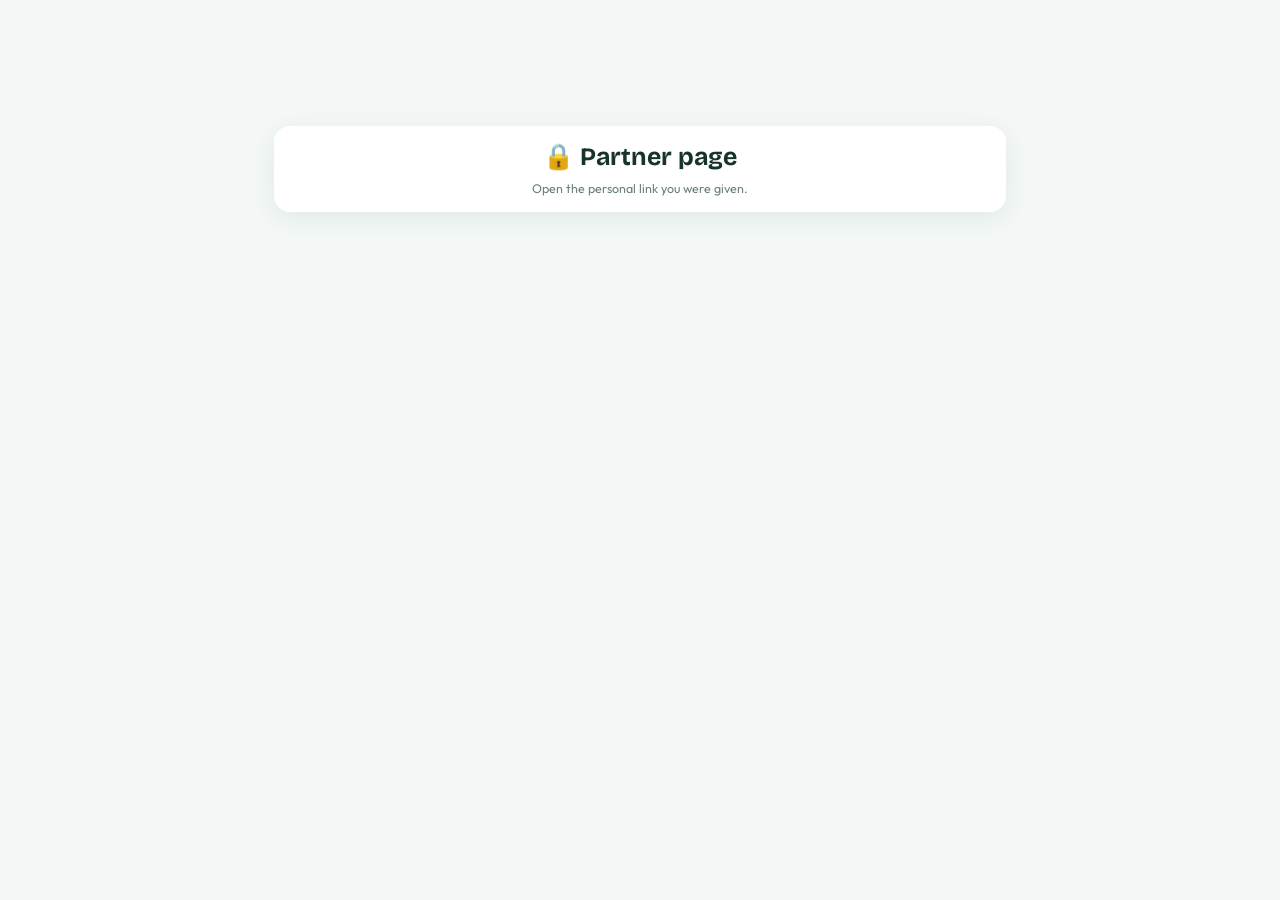
<file: partner.html>
<!doctype html>
<html lang="en">
<head>
<meta charset="utf-8">
<meta name="viewport" content="width=device-width,initial-scale=1">
<meta name="robots" content="noindex,nofollow">
<title>Partner page</title>
<link href="https://fonts.googleapis.com/css2?family=Bricolage+Grotesque:wght@700;800&family=Outfit:wght@400;500;600;700&display=swap" rel="stylesheet">
<style>
:root{--ink:#17332d;--mut:#6b8079;--acc:#F5A524;--acc2:#FF6B57;--ok:#14A38B;--bad:#d64545;--line:#e3ece8;--bg:#f3f8f6}
*{box-sizing:border-box;margin:0}
body{font-family:Outfit,system-ui,sans-serif;color:var(--ink);background:var(--bg);min-height:100vh}
button,input{font:inherit}
.wrap{max-width:760px;margin:0 auto;padding:18px 14px 60px}
h1{font-family:'Bricolage Grotesque',sans-serif;font-size:25px}h3{font-family:'Bricolage Grotesque',sans-serif;margin:0 0 8px}
.card{background:#fff;border-radius:16px;box-shadow:0 6px 24px #17332d14;padding:16px;margin-bottom:14px}
.btn{border:0;border-radius:10px;padding:10px 15px;font-weight:600;cursor:pointer;background:linear-gradient(90deg,var(--acc),var(--acc2));color:#fff;text-decoration:none;display:inline-block}
.btn.g{background:#e9f1ee;color:var(--ink)}.btn:disabled{opacity:.5;cursor:not-allowed}
label{display:block;font-size:13px;font-weight:600;margin:10px 0 4px}
input[type=text],input[type=number]{width:100%;padding:10px 12px;border:1.5px solid #d6e3de;border-radius:10px;background:#fafdfc}
.stats{display:grid;grid-template-columns:repeat(auto-fit,minmax(140px,1fr));gap:10px;margin-bottom:14px}
.stat{background:#fff;border-radius:14px;padding:12px 14px;box-shadow:0 4px 16px #17332d10}.stat b{display:block;font-family:'Bricolage Grotesque',sans-serif;font-size:24px}.stat span{font-size:12px;color:var(--mut)}
.stat.good b{color:var(--ok)}
.tw{overflow-x:auto}table{width:100%;border-collapse:collapse;font-size:13.5px}
th{text-align:left;font-size:11.5px;text-transform:uppercase;letter-spacing:.05em;color:var(--mut);padding:8px;border-bottom:2px solid var(--line);white-space:nowrap}
td{padding:9px 8px;border-bottom:1px solid var(--line)}
.pill{display:inline-block;padding:2px 9px;border-radius:99px;font-size:11.5px;font-weight:700;white-space:nowrap}
.pill.ok{background:#dff6ef;color:#0b7a64}.pill.bad{background:#fde8e8;color:var(--bad)}.pill.wait{background:#fff1cf;color:#a86a00}
.msg{margin:10px 0;padding:10px 12px;border-radius:10px;background:#e9f6f1;font-size:13.5px}.msg.bad{background:#fde8e8;color:var(--bad)}
.small{font-size:12.5px;color:var(--mut)}.empty{color:var(--mut);padding:10px 2px}
.row{display:flex;gap:8px;flex-wrap:wrap;align-items:center}.row input{flex:1;min-width:160px}
.two{display:grid;grid-template-columns:1fr 1fr;gap:10px}@media(max-width:520px){.two{grid-template-columns:1fr}}
</style>
</head>
<body>
<div class="wrap" id="app"></div>
<script>
const P={DB:'https://friend-museum-default-rtdb.firebaseio.com/'};
const $=(s,r=document)=>r.querySelector(s);
const esc=s=>String(s==null?'':s).replace(/[&<>"']/g,c=>({'&':'&amp;','<':'&lt;','>':'&gt;','"':'&quot;',"'":'&#39;'}[c]));
const money=n=>'₹'+(+n||0).toLocaleString('en-IN');
const fmt=t=>t?new Date(t).toLocaleDateString([], {dateStyle:'medium'}):'—';
const app=$('#app');
const dir=location.href.split('#')[0].split('?')[0].replace(/[^/]*$/,'');
const UPI=/^[A-Za-z0-9._-]{2,256}@[A-Za-z]{2,64}$/;
let K='',RC='',ME={},ST={reward:20,min:20,on:true},REFS={},REQS={},note='';

async function db(method,path,body){
  let r;
  try{r=await fetch(P.DB.replace(/\/+$/,'')+'/'+path+'.json',{method,body:body===undefined?undefined:JSON.stringify(body)})}
  catch(e){throw new Error('Could not reach the server. Check your internet and try again.')}
  if(r.status==401||r.status==403)throw new Error('Not allowed.');
  if(!r.ok)throw new Error('Something went wrong ('+r.status+').');
  return r.json();
}
const say=(m,bad)=>{note=m?`<div class="msg ${bad?'bad':''}">${esc(m)}</div>`:'';const n=$('#note');if(n)n.innerHTML=note};
const rid=()=>Date.now().toString(36)+Math.random().toString(36).slice(2,6);

function deny(msg){app.innerHTML=`<div class="card" style="margin-top:12vh;text-align:center"><h1>🔒 Partner page</h1><p class="small" style="margin-top:8px">${esc(msg)}</p></div>`}

async function start(){
  const m=location.hash.match(/#k=([a-z0-9]{16,40})/);
  try{if(m)localStorage.setItem('om_pk',m[1]);K=m?m[1]:(localStorage.getItem('om_pk')||'')}catch(e){K=m?m[1]:''}
  if(!/^[a-z0-9]{16,40}$/.test(K))return deny('Open the personal link you were given.');
  try{
    RC=await db('GET','refkeys/'+K);
    if(!RC)return deny('This link is not active. Ask for a new one.');
    await load();
  }catch(e){deny(e.message)}
}
async function load(){
  const [name,me,st,refs,reqs]=await Promise.all([db('GET','referrers/'+RC+'/name'),db('GET','partner/'+K),db('GET','settings/refer'),db('GET','referrals/'+RC),db('GET','payreq/'+K)]);
  ME=Object.assign({name:name||''},me||{});ST=Object.assign({reward:20,min:20,on:true},st||{});REFS=refs||{};REQS=reqs||{};
  render();
}
const okS=s=>s=='success'||s=='approved';   // pending = friend reached the preview page; success = friend paid and made the link
const mine=()=>Object.entries(REFS).map(([id,r])=>({id,...r})).sort((a,b)=>(b.t||0)-(a.t||0));
const reqs=()=>Object.entries(REQS).map(([id,r])=>({id,...r})).sort((a,b)=>(b.t||0)-(a.t||0));
function figures(){
  const R=mine(),Q=reqs();
  const ok=R.filter(r=>okS(r.st)),pend=R.filter(r=>r.st=='pending'),earned=ok.reduce((s,r)=>s+(+r.amt||0),0);
  const paid=Q.filter(q=>q.status=='paid').reduce((s,q)=>s+(+q.amount||0),0),open=Q.filter(q=>q.status=='requested').reduce((s,q)=>s+(+q.amount||0),0);
  return{R,Q,ok,pend,earned,paid,open,avail:Math.max(0,earned-paid-open)};
}
const pillR=s=>okS(s)?'<span class="pill ok">✅ success</span>':s=='rejected'?'<span class="pill bad">✖ not counted</span>':'<span class="pill wait">⏳ pending</span>';
const pillQ=s=>s=='paid'?'<span class="pill ok">✅ paid</span>':s=='rejected'?'<span class="pill bad">✖ declined</span>':'<span class="pill wait">⏳ requested</span>';

function render(){
  const f=figures(),link=dir+'index.html#ref='+RC;
  const hello=ME.dname||ME.name||'there';
  app.innerHTML=`<div class="row" style="margin-bottom:12px"><h1 style="flex:1">👋 Hi ${esc(hello)}</h1><button class="btn g" id="rf">↻ Refresh</button></div>
  <div class="stats"><div class="stat"><b>${f.R.length}</b><span>Friends referred</span></div><div class="stat"><b>${f.pend.length}</b><span>Pending</span></div><div class="stat good"><b>${f.ok.length}</b><span>Success</span></div><div class="stat"><b>${money(f.earned)}</b><span>Total earnings</span></div><div class="stat"><b>${money(f.paid)}</b><span>Paid to you</span></div><div class="stat good"><b>${money(f.avail)}</b><span>Ready to request</span></div></div>
  <div id="note">${note}</div>
  <div class="card"><h3>📋 How a referral counts</h3><ol class="small" style="padding-left:20px;line-height:1.8"><li><b>⏳ Pending</b>: your friend opened your link and reached the preview page of their gift.</li><li><b>✅ Success</b>: your friend paid and created the gift link. You earn ${money(ST.reward)}.</li></ol></div>
  <div class="card"><h3>🔗 Your referral link</h3><p class="small" style="margin-bottom:8px">Share it. Earn ${money(ST.reward)} for each friend who buys a gift through it.${ST.on===false?' <b>Referral tracking is paused right now.</b>':''}</p>
   <div class="row"><input type="text" id="lk" readonly value="${esc(link)}"><button class="btn" id="cp">Copy</button><a class="btn g" target="_blank" rel="noopener" href="https://wa.me/?text=${encodeURIComponent('Make a personalised gift for someone you love 🎁 '+link)}">WhatsApp</a></div></div>
  <div class="card"><h3>💸 Request a payment</h3>${f.avail>=ST.min?`<div class="two"><div><label>Amount (₹)</label><input type="number" id="am" min="${ST.min}" max="${f.avail}" step="1" value="${f.avail}"></div><div><label>Your UPI ID</label><input type="text" id="up" maxlength="80" placeholder="name@okhdfcbank" value="${esc(ME.upi||'')}"></div></div><button class="btn" id="rq" style="margin-top:12px">Send request</button><p class="small" style="margin-top:8px">Requests are paid by hand, usually within a few days. You can request ${money(ST.min)} or more.</p>`:`<p class="small">You can request a payment once you have at least ${money(ST.min)} ready. Right now: ${money(f.avail)}.</p>`}
   ${f.Q.length?`<h3 style="margin-top:16px">Your requests</h3><div class="tw"><table><thead><tr><th>Date</th><th>Amount</th><th>UPI</th><th>Status</th></tr></thead><tbody>${f.Q.map(q=>`<tr><td>${fmt(q.t)}</td><td><b>${money(q.amount)}</b></td><td>${esc(q.upi)}</td><td>${pillQ(q.status)}${q.status=='paid'?`<div class="small">${fmt(q.at)}${q.ref?' · ref '+esc(q.ref):''}</div>`:q.note?`<div class="small">${esc(q.note)}</div>`:''}</td></tr>`).join('')}</tbody></table></div>`:''}</div>
  <div class="card"><h3>📈 Your referral report</h3>${f.R.length?`<div class="tw"><table><thead><tr><th>#</th><th>Previewed</th><th>Status</th><th>Success on</th><th>Reward</th></tr></thead><tbody>${f.R.map((r,i)=>`<tr><td>${f.R.length-i}</td><td>${fmt(r.t)}</td><td>${pillR(r.st)}</td><td>${okS(r.st)?fmt(r.at):'—'}</td><td>${okS(r.st)?money(r.amt):'—'}</td></tr>`).join('')}</tbody></table></div><p class="small" style="margin-top:8px">Pending turns into a success when your friend pays and creates their gift link. It can take time, and some friends never buy.</p>`:'<p class="empty">No referrals yet. Share your link to get started.</p>'}</div>
  <div class="card"><h3>👤 Your details</h3><div class="two"><div><label>Name</label><input type="text" id="dn" maxlength="30" value="${esc(ME.dname||ME.name||'')}"></div><div><label>Phone</label><input type="text" id="ph" maxlength="20" value="${esc(ME.phone||'')}"></div><div><label>Email</label><input type="text" id="em" maxlength="80" value="${esc(ME.email||'')}"></div><div><label>UPI ID</label><input type="text" id="up2" maxlength="80" placeholder="name@okhdfcbank" value="${esc(ME.upi||'')}"></div></div><button class="btn" id="sv" style="margin-top:12px">Save details</button></div>`;
  $('#rf').onclick=()=>load().catch(e=>say(e.message,true));
  $('#cp').onclick=async e=>{try{await navigator.clipboard.writeText(link);e.target.textContent='Copied ✓'}catch(x){$('#lk').select()}};
  $('#sv').onclick=async()=>{
    const v={dname:$('#dn').value.trim(),phone:$('#ph').value.trim(),email:$('#em').value.trim(),upi:$('#up2').value.trim()};
    if(v.upi&&!UPI.test(v.upi))return say('That UPI ID does not look right (example: name@okhdfcbank).',true);
    if(v.phone&&!/^[0-9+ ()-]{6,20}$/.test(v.phone))return say('That phone number does not look right.',true);
    if(v.email&&!/^[^\s@]+@[^\s@]+\.[^\s@]+$/.test(v.email))return say('That email does not look right.',true);
    const rec={};Object.entries(v).forEach(([k,x])=>{if(x)rec[k]=x});
    try{await db('PUT','partner/'+K,rec);ME=Object.assign({name:ME.name},rec);say('Details saved.');render()}catch(e){say(e.message,true)}};
  if($('#rq'))$('#rq').onclick=async()=>{
    const amt=Math.round(+$('#am').value),upi=$('#up').value.trim(),F=figures();
    if(!UPI.test(upi))return say('Enter a valid UPI ID (example: name@okhdfcbank).',true);
    if(!(amt>=ST.min))return say('The minimum is '+money(ST.min)+'.',true);
    if(amt>F.avail)return say('You can request up to '+money(F.avail)+'.',true);
    const id=rid(),rec={rcode:RC,upi,amount:amt,status:'requested',t:Date.now()};
    $('#rq').disabled=true;
    try{await db('PUT','payreq/'+K+'/'+id,rec);REQS[id]=rec;
      if(!ME.upi){ME.upi=upi;const d=Object.assign({},ME);delete d.name;await db('PUT','partner/'+K,d).catch(()=>{})}
      say('Request sent. You will be paid to '+upi+'.');render()}
    catch(e){say(e.message,true);$('#rq').disabled=false}};
}
start();
</script>
</body>
</html>
</file>
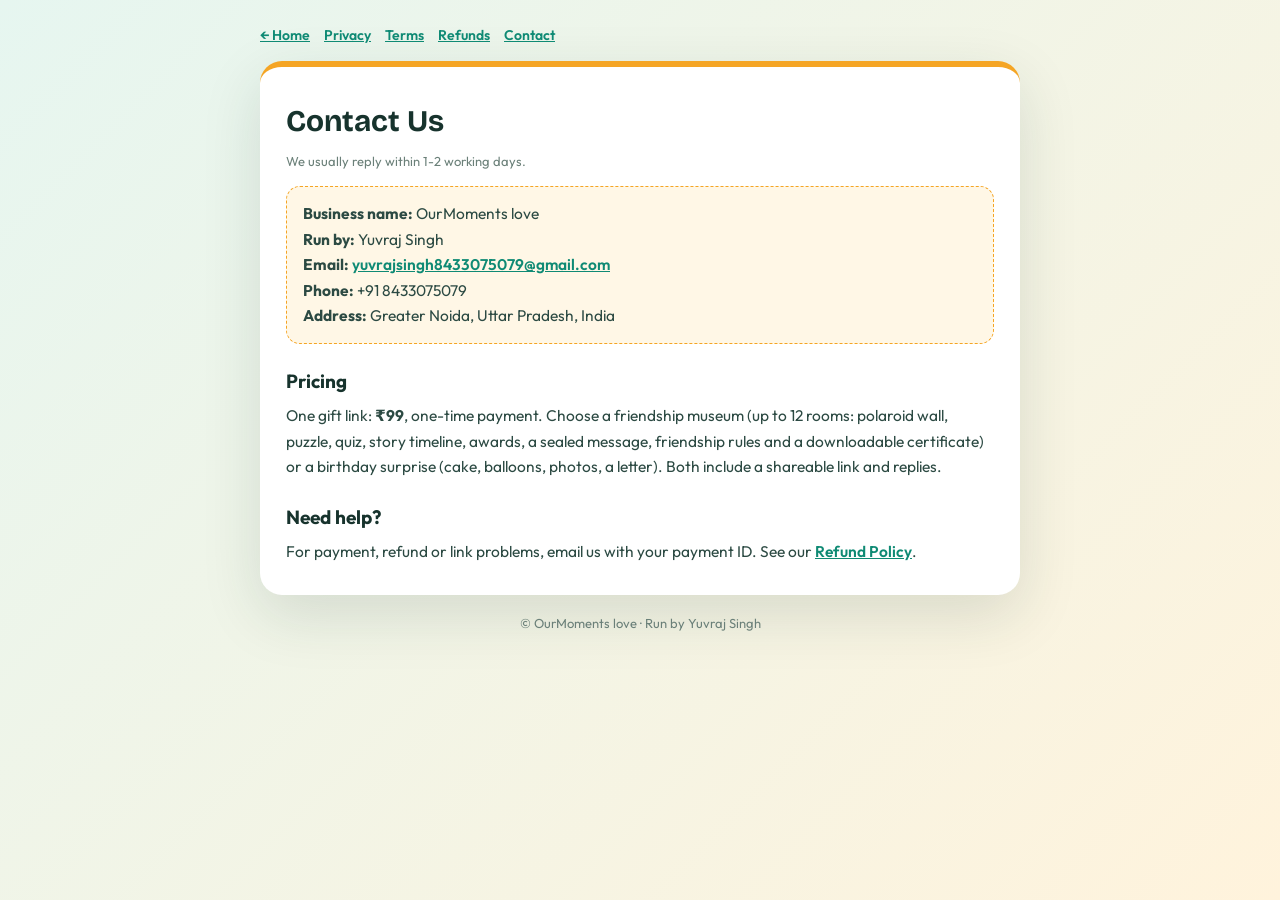
<file: site/contact.html>
<!doctype html><html lang="en"><head><meta charset="utf-8"><meta name="viewport" content="width=device-width,initial-scale=1"><title>Contact Us &middot; {BRAND}</title><link href="https://fonts.googleapis.com/css2?family=Bricolage+Grotesque:wght@700;800&family=Outfit:wght@400;500;600&display=swap" rel="stylesheet"><link rel="stylesheet" href="style.css"></head><body><nav class="l"><a href="../index.html">&larr; Home</a><a href="privacy.html">Privacy</a><a href="terms.html">Terms</a><a href="refund.html">Refunds</a><a href="contact.html">Contact</a></nav><main><h1>Contact Us</h1><p class="up">We usually reply within 1-2 working days.</p>
<div class="box"><p><b>Business name:</b> <span data-s="BRAND"></span></p><p><b>Run by:</b> <span data-s="OWNER"></span></p>
<p><b>Email:</b> <a data-mail></a></p><p><b>Phone:</b> <span data-s="PHONE"></span></p><p><b>Address:</b> <span data-s="ADDRESS"></span></p></div>
<h2>Pricing</h2><p>One gift link: <b>&#8377;<span data-s="PRICE"></span></b>, one-time payment. Choose a friendship museum (up to 12 rooms: polaroid wall, puzzle, quiz, story timeline, awards, a sealed message, friendship rules and a downloadable certificate) or a birthday surprise (cake, balloons, photos, a letter). Both include a shareable link and replies.</p>
<h2>Need help?</h2><p>For payment, refund or link problems, email us with your payment ID. See our <a href="refund.html">Refund Policy</a>.</p></main><footer>&copy; <span data-s="BRAND"></span> &middot; Run by <span data-s="OWNER"></span></footer><script src="site.js"></script></body></html>
</file>
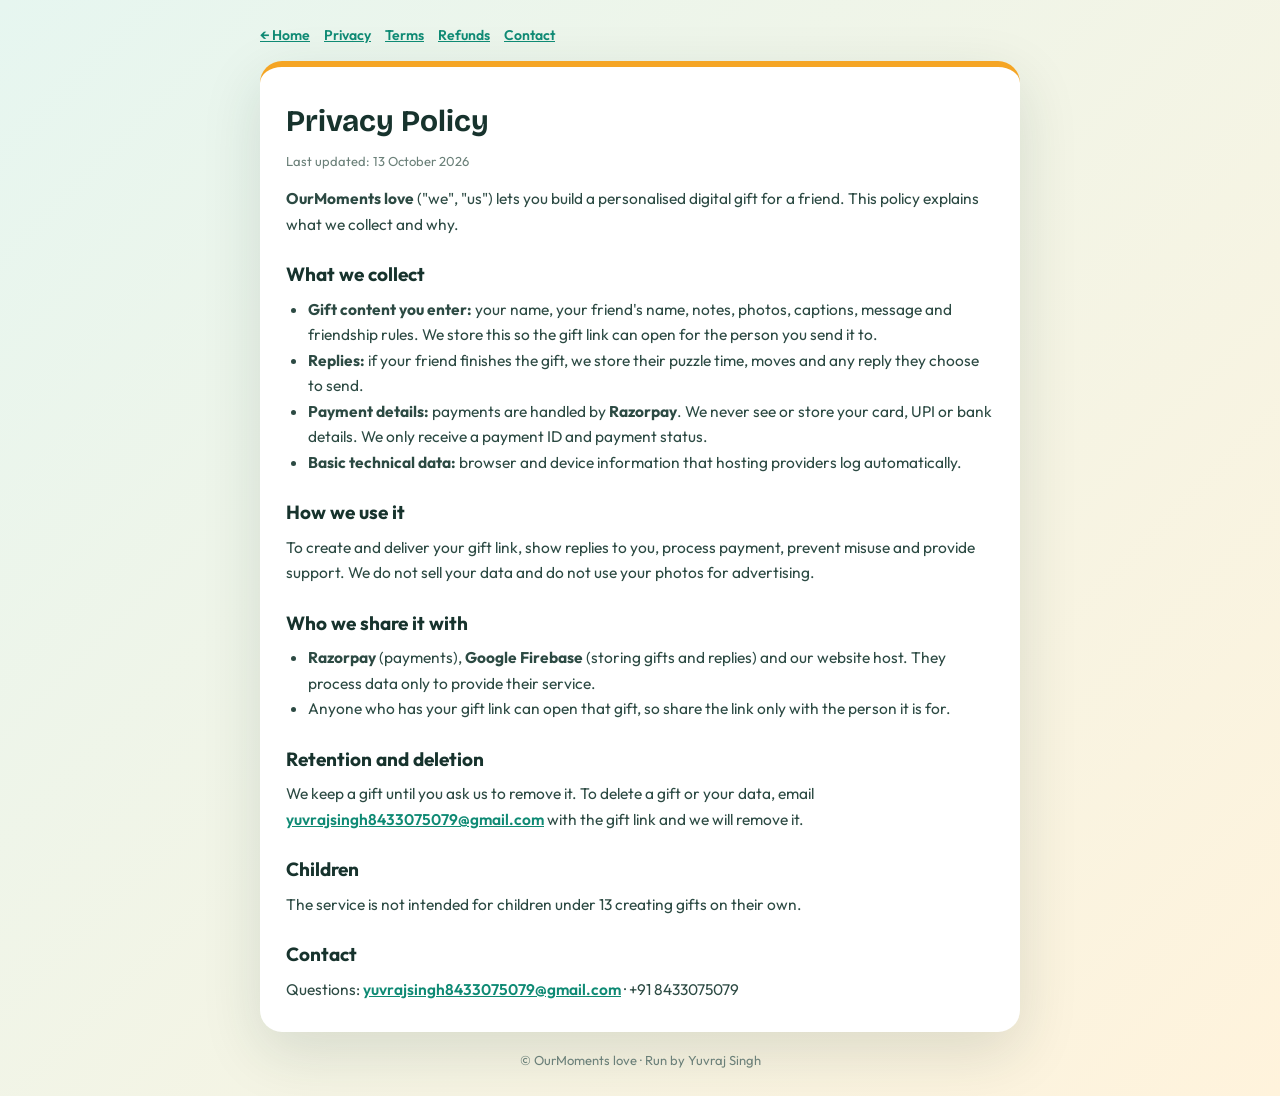
<file: site/privacy.html>
<!doctype html><html lang="en"><head><meta charset="utf-8"><meta name="viewport" content="width=device-width,initial-scale=1"><title>Privacy Policy &middot; {BRAND}</title><link href="https://fonts.googleapis.com/css2?family=Bricolage+Grotesque:wght@700;800&family=Outfit:wght@400;500;600&display=swap" rel="stylesheet"><link rel="stylesheet" href="style.css"></head><body><nav class="l"><a href="../index.html">&larr; Home</a><a href="privacy.html">Privacy</a><a href="terms.html">Terms</a><a href="refund.html">Refunds</a><a href="contact.html">Contact</a></nav><main><h1>Privacy Policy</h1><p class="up">Last updated: <span data-s="UPDATED"></span></p>
<p><b data-s="BRAND"></b> ("we", "us") lets you build a personalised digital gift for a friend. This policy explains what we collect and why.</p>
<h2>What we collect</h2><ul>
<li><b>Gift content you enter:</b> your name, your friend's name, notes, photos, captions, message and friendship rules. We store this so the gift link can open for the person you send it to.</li>
<li><b>Replies:</b> if your friend finishes the gift, we store their puzzle time, moves and any reply they choose to send.</li>
<li><b>Payment details:</b> payments are handled by <b>Razorpay</b>. We never see or store your card, UPI or bank details. We only receive a payment ID and payment status.</li>
<li><b>Basic technical data:</b> browser and device information that hosting providers log automatically.</li></ul>
<h2>How we use it</h2><p>To create and deliver your gift link, show replies to you, process payment, prevent misuse and provide support. We do not sell your data and do not use your photos for advertising.</p>
<h2>Who we share it with</h2><ul><li><b>Razorpay</b> (payments), <b>Google Firebase</b> (storing gifts and replies) and our website host. They process data only to provide their service.</li><li>Anyone who has your gift link can open that gift, so share the link only with the person it is for.</li></ul>
<h2>Retention and deletion</h2><p>We keep a gift until you ask us to remove it. To delete a gift or your data, email <a data-mail></a> with the gift link and we will remove it.</p>
<h2>Children</h2><p>The service is not intended for children under 13 creating gifts on their own.</p>
<h2>Contact</h2><p>Questions: <a data-mail></a> &middot; <span data-s="PHONE"></span></p></main><footer>&copy; <span data-s="BRAND"></span> &middot; Run by <span data-s="OWNER"></span></footer><script src="site.js"></script></body></html>
</file>
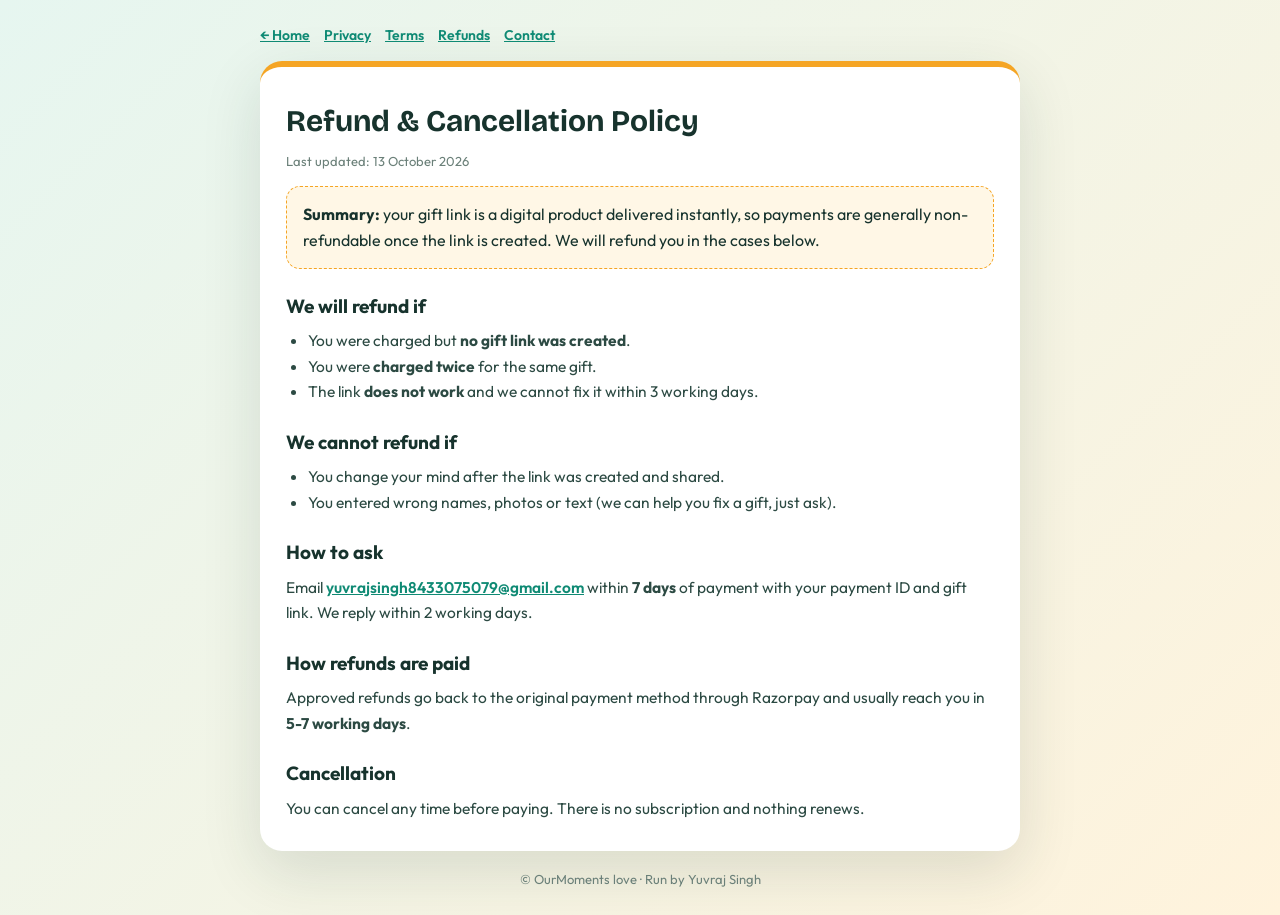
<file: site/refund.html>
<!doctype html><html lang="en"><head><meta charset="utf-8"><meta name="viewport" content="width=device-width,initial-scale=1"><title>Refund &amp; Cancellation &middot; {BRAND}</title><link href="https://fonts.googleapis.com/css2?family=Bricolage+Grotesque:wght@700;800&family=Outfit:wght@400;500;600&display=swap" rel="stylesheet"><link rel="stylesheet" href="style.css"></head><body><nav class="l"><a href="../index.html">&larr; Home</a><a href="privacy.html">Privacy</a><a href="terms.html">Terms</a><a href="refund.html">Refunds</a><a href="contact.html">Contact</a></nav><main><h1>Refund &amp; Cancellation Policy</h1><p class="up">Last updated: <span data-s="UPDATED"></span></p>
<div class="box"><b>Summary:</b> your gift link is a digital product delivered instantly, so payments are generally non-refundable once the link is created. We will refund you in the cases below.</div>
<h2>We will refund if</h2><ul><li>You were charged but <b>no gift link was created</b>.</li><li>You were <b>charged twice</b> for the same gift.</li><li>The link <b>does not work</b> and we cannot fix it within 3 working days.</li></ul>
<h2>We cannot refund if</h2><ul><li>You change your mind after the link was created and shared.</li><li>You entered wrong names, photos or text (we can help you fix a gift, just ask).</li></ul>
<h2>How to ask</h2><p>Email <a data-mail></a> within <b>7 days</b> of payment with your payment ID and gift link. We reply within 2 working days.</p>
<h2>How refunds are paid</h2><p>Approved refunds go back to the original payment method through Razorpay and usually reach you in <b>5-7 working days</b>.</p>
<h2>Cancellation</h2><p>You can cancel any time before paying. There is no subscription and nothing renews.</p></main><footer>&copy; <span data-s="BRAND"></span> &middot; Run by <span data-s="OWNER"></span></footer><script src="site.js"></script></body></html>
</file>
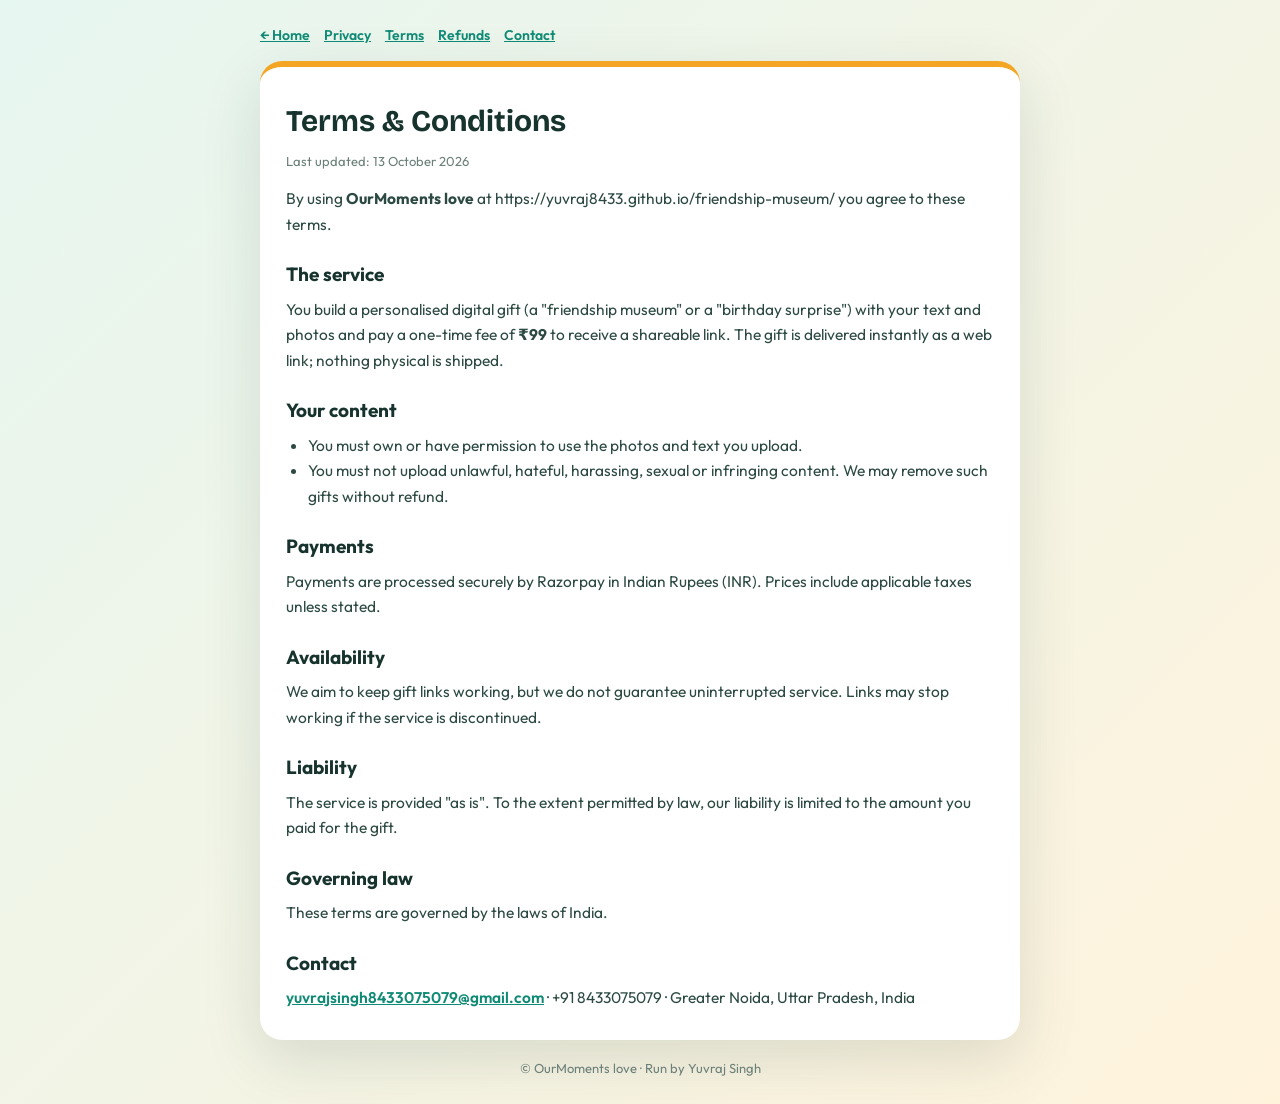
<file: site/terms.html>
<!doctype html><html lang="en"><head><meta charset="utf-8"><meta name="viewport" content="width=device-width,initial-scale=1"><title>Terms &amp; Conditions &middot; {BRAND}</title><link href="https://fonts.googleapis.com/css2?family=Bricolage+Grotesque:wght@700;800&family=Outfit:wght@400;500;600&display=swap" rel="stylesheet"><link rel="stylesheet" href="style.css"></head><body><nav class="l"><a href="../index.html">&larr; Home</a><a href="privacy.html">Privacy</a><a href="terms.html">Terms</a><a href="refund.html">Refunds</a><a href="contact.html">Contact</a></nav><main><h1>Terms &amp; Conditions</h1><p class="up">Last updated: <span data-s="UPDATED"></span></p>
<p>By using <b data-s="BRAND"></b> at <span data-s="SITE_URL"></span> you agree to these terms.</p>
<h2>The service</h2><p>You build a personalised digital gift (a "friendship museum" or a "birthday surprise") with your text and photos and pay a one-time fee of <b>&#8377;<span data-s="PRICE"></span></b> to receive a shareable link. The gift is delivered instantly as a web link; nothing physical is shipped.</p>
<h2>Your content</h2><ul><li>You must own or have permission to use the photos and text you upload.</li><li>You must not upload unlawful, hateful, harassing, sexual or infringing content. We may remove such gifts without refund.</li></ul>
<h2>Payments</h2><p>Payments are processed securely by Razorpay in Indian Rupees (INR). Prices include applicable taxes unless stated.</p>
<h2>Availability</h2><p>We aim to keep gift links working, but we do not guarantee uninterrupted service. Links may stop working if the service is discontinued.</p>
<h2>Liability</h2><p>The service is provided "as is". To the extent permitted by law, our liability is limited to the amount you paid for the gift.</p>
<h2>Governing law</h2><p>These terms are governed by the laws of India.</p>
<h2>Contact</h2><p><a data-mail></a> &middot; <span data-s="PHONE"></span> &middot; <span data-s="ADDRESS"></span></p></main><footer>&copy; <span data-s="BRAND"></span> &middot; Run by <span data-s="OWNER"></span></footer><script src="site.js"></script></body></html>
</file>
<file: site/style.css>
:root{--ink:#17332d;--acc:#F5A524;--acc2:#FF6B57;--mut:#6b8079}
*{box-sizing:border-box;margin:0}
body{font-family:Outfit,system-ui,sans-serif;color:var(--ink);background:linear-gradient(135deg,#e6f6f0,#fff3dc);min-height:100vh;padding:24px 16px;line-height:1.65}
main{max-width:760px;margin:0 auto;background:#fff;border-radius:22px;padding:30px 26px;box-shadow:0 20px 60px #17332d22;border-top:6px solid var(--acc)}
h1{font-family:'Bricolage Grotesque',Outfit,sans-serif;font-size:30px;margin-bottom:4px}
h2{font-size:19px;margin:22px 0 6px}
p,li{font-size:15.5px;color:#2c4a43}ul{padding-left:22px}
.up{color:var(--mut);font-size:13px;margin-bottom:14px}
a{color:#0f8a74;font-weight:600}
nav.l{max-width:760px;margin:0 auto 14px;display:flex;gap:14px;flex-wrap:wrap;font-size:14px}
.box{background:#fff7e6;border:1.5px dashed var(--acc);border-radius:14px;padding:14px 16px;margin:12px 0}
footer{max-width:760px;margin:18px auto 0;text-align:center;font-size:13px;color:var(--mut)}
</file>
